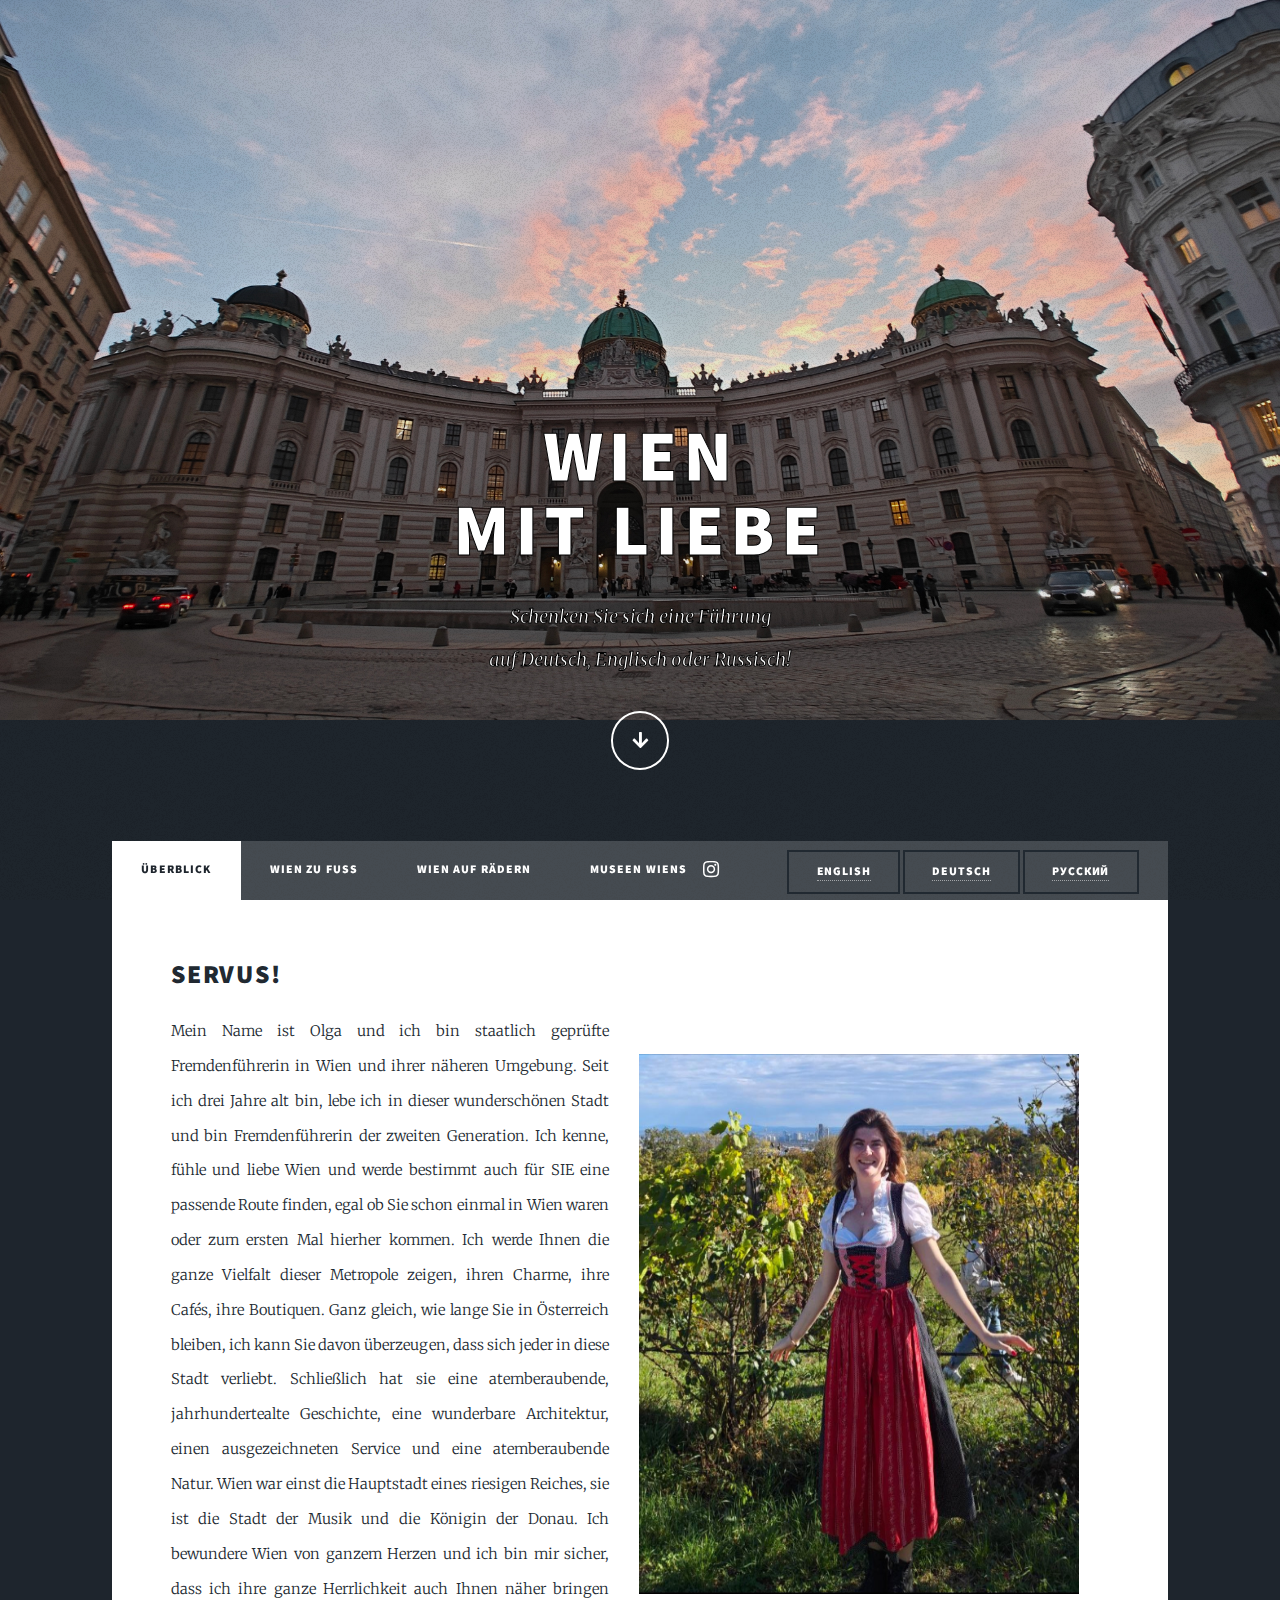
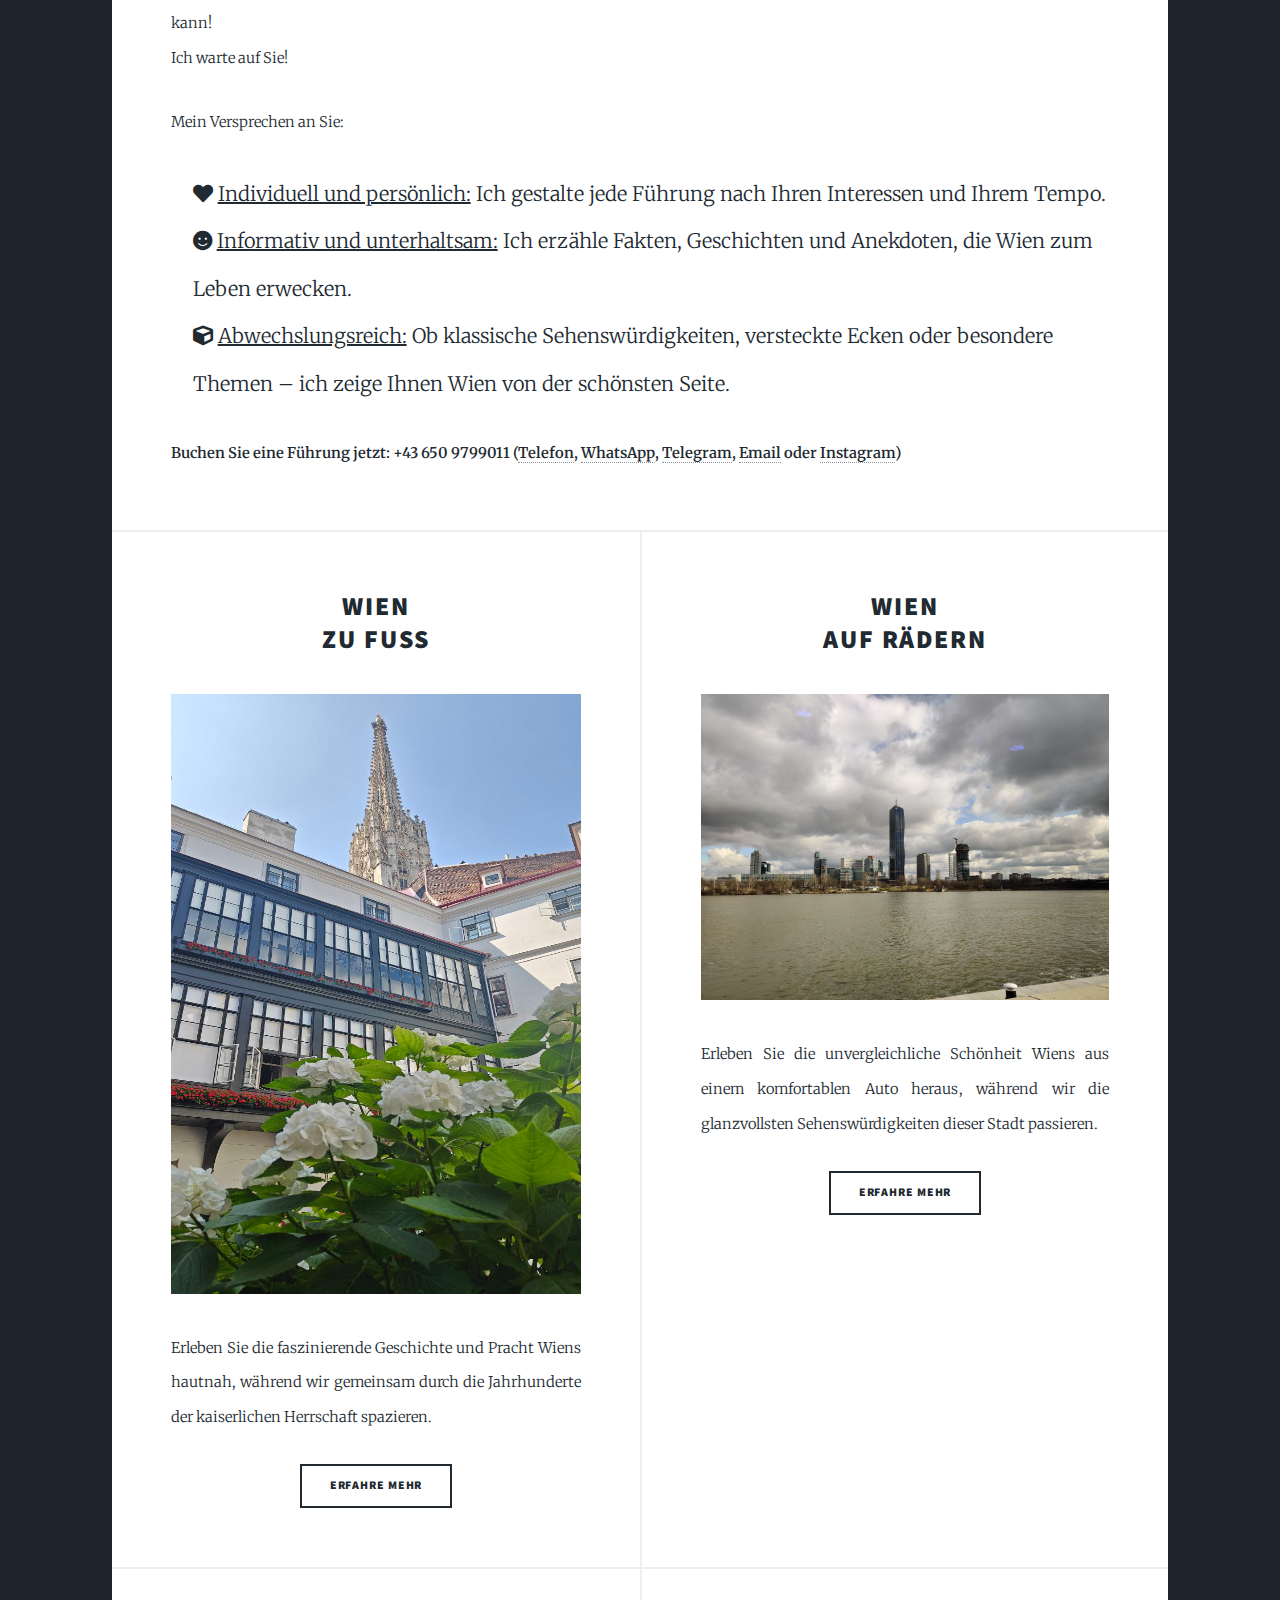
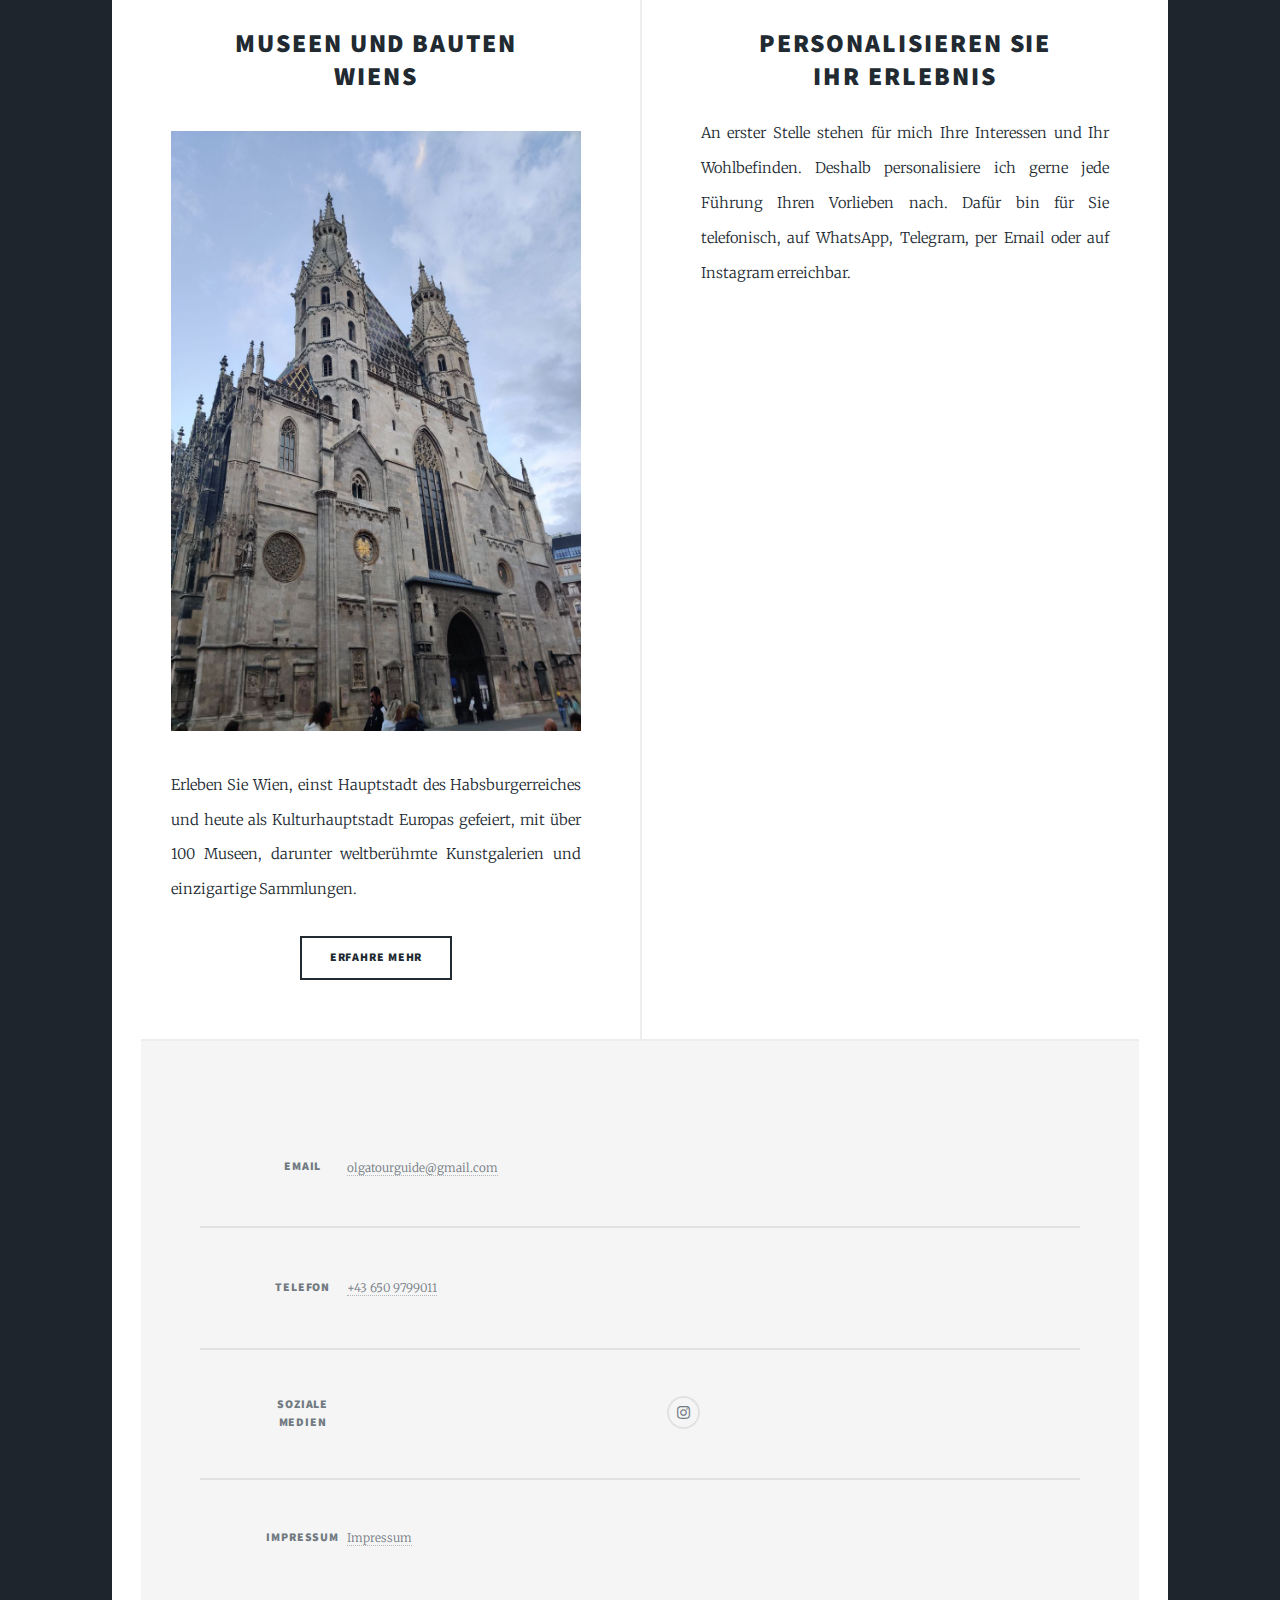
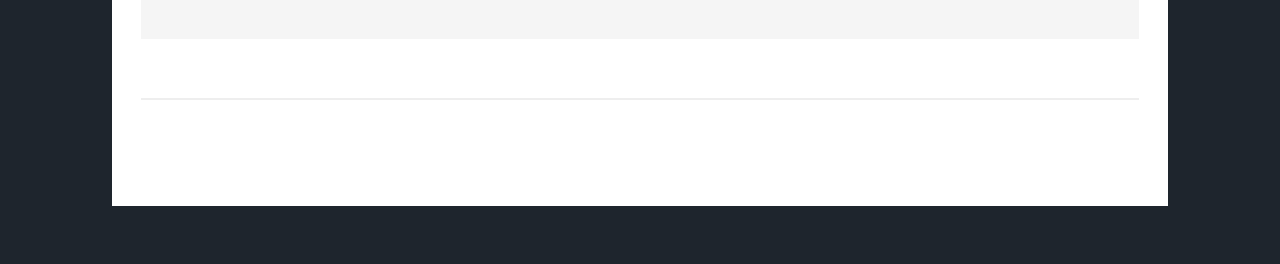
<file: index.html>
<!DOCTYPE HTML>
<!--
	Massively by HTML5 UP
	html5up.net | @ajlkn
	Free for personal and commercial use under the CCA 3.0 license (html5up.net/license)
-->
<HTML lang="de">
	<head>
		<title>Olga Yurkevich</title>
		<meta charset="utf-8" />
		<meta name="viewport" content="width=device-width, initial-scale=1, user-scalable=no" />
		<link rel="stylesheet" href="assets/css/main.css" />
		<noscript><link rel="stylesheet" href="assets/css/noscript.css" /></noscript>
	</head>
	<body class="is-preload">

		<!-- Wrapper -->
			<div id="wrapper" class="fade-in">

				<!-- Intro -->
					<div id="intro"> 
						<b style="-webkit-text-stroke: 1px black;"><h1 lang="de">Wien<br />
						mit Liebe</h1></b>
						<p lang="de"><b style="-webkit-text-stroke: 1px black;">Schenken Sie sich eine Führung<br />
						auf Deutsch, Englisch oder Russisch!</b></p>
						<ul class="actions">
							<li><a href="#header" class="button icon solid solo fa-arrow-down scrolly">Continue</a></li>
						</ul>
					</div>

				<!-- Header -->
					<header id="header">
						<a href="index.html" class="logo">Olga Yurkevich</a>
					</header>

				<!-- Nav -->
					<nav id="nav">
						<ul class="links">
							<li class="active"><a href="index.html">Überblick</a></li>
							<li><a href="WienzuFuß.html">Wien zu Fuß</a></li>
							<li><a href="WienmitdemBus.html">Wien auf Rädern</a></li>
							<li><a href="MuseenWiens.html">Museen Wiens</a></li>
						</ul>
						<ul class="icons" style="position: relative; right: 60px;">
							<li><a href="https://www.instagram.com/_olgyy/" class="icon brands fa-instagram"><span class="label">Instagram</span></a></li>
						</ul>
						<div class="lang-switch">
  <button id="en"><p><a href="indexeng.html">English</a></p></button>
  <button id="de"><p><a href="index.html">Deutsch</a></p></button>
	<button id="de"><p><a href="indexrus.html">Русский</a></p></button>
</div>
					</nav>

				<!-- Main -->
					<div id="main">

						<!-- Featured Post -->
						<body>
							<div class="wrapper">
							
								<img src="images/pic01.jpg" alt="" style="float: right; border: 30px solid white; margin-top: 65px;" width="500" height="600" 
								<div class="text-box">
									<h2>Servus!</h2>
									<p>Mein Name ist Olga und ich bin staatlich geprüfte Fremdenführerin in Wien und ihrer näheren Umgebung. Seit ich drei Jahre alt bin, lebe ich in dieser wunderschönen Stadt und bin Fremdenführerin der zweiten Generation. Ich kenne, fühle und liebe Wien und werde bestimmt auch für SIE eine passende Route finden, egal ob Sie schon einmal in Wien waren oder zum ersten Mal hierher kommen.
										Ich werde Ihnen die ganze Vielfalt dieser Metropole zeigen, ihren Charme, ihre Cafés, ihre Boutiquen. Ganz gleich, wie lange Sie in Österreich bleiben, ich kann Sie davon überzeugen, dass sich jeder in diese Stadt verliebt. Schließlich hat sie eine atemberaubende, jahrhundertealte Geschichte, eine wunderbare Architektur, einen ausgezeichneten Service und eine atemberaubende Natur. Wien war einst die Hauptstadt eines riesigen Reiches, sie ist die Stadt der Musik und die Königin der Donau.
										Ich bewundere Wien von ganzem Herzen und ich bin mir sicher, dass ich ihre ganze Herrlichkeit auch Ihnen näher bringen kann!
										<br>Ich warte auf Sie!</br>
										</p>
										<p>Mein Versprechen an Sie:</p>
										<ul class="feature-icons">
										<li class="icon solid fa-heart" style="font-size: 20px;"> <u>Individuell und persönlich:</u> Ich gestalte jede Führung nach Ihren Interessen und Ihrem Tempo.</li>
										<li class="icon solid fa-smile" style="font-size: 20px;"> <u>Informativ und unterhaltsam:</u> Ich erzähle Fakten, Geschichten und Anekdoten, die Wien zum Leben erwecken.</li>
										<li class="icon solid fa-cube" style="font-size: 20px;"> <u>Abwechslungsreich:</u> Ob klassische Sehenswürdigkeiten, versteckte Ecken oder besondere Themen – ich zeige Ihnen Wien von der schönsten Seite.</li>
										<style>	
										.feature-icons li {
											  list-style: none;
											}
										  </style>
										  </ul>
									</p>
									<p><b>Buchen Sie eine Führung jetzt: +43 650 9799011 (<a href="tel:436509799011">Telefon</a>, <a href="https://wa.me/436509799011">WhatsApp</a>, <a href="https://t.me/olgyy1">Telegram</a>, <a href="mailto:olgaayur@gmail.com">Email</a> oder <a href="https://www.instagram.com/_olgyy/">Instagram</a>)</b></p></b></p>
								</div>
						</body>	
</article>
							</header>
						<!-- Posts -->
							<section class="posts">
								<article>
									<header>
										<h2><a href="WienzuFuß.html">Wien<br />
										zu Fuß</a></h2>
									</header>
									<a href="WienzuFuß.html" class="image fit"><img src="images/pic02.jpg" alt="" width="150" height="600"></a>
									<p>Erleben Sie die faszinierende Geschichte und Pracht Wiens hautnah, während wir gemeinsam durch die Jahrhunderte der kaiserlichen Herrschaft spazieren.</p>
									<ul class="actions special">
										<li><a href="WienzuFuß.html" class="button">Erfahre mehr</a></li>
									</ul>
								</article>
								<article>
									<header>
										<h2><a href="WienmitdemBus.html">Wien<br />
										auf Rädern</a></h2>
									</header>
									<a href="WienmitdemBus.html" class="image fit"><img src="images/pic03.jpg" alt="" /></a>
									<p>Erleben Sie die unvergleichliche Schönheit Wiens aus einem komfortablen Auto heraus, während wir die glanzvollsten Sehenswürdigkeiten dieser Stadt passieren.</p>
									<ul class="actions special">
										<li><a href="WienmitdemBus.html" class="button">Erfahre mehr</a></li>
									</ul>
								</article>
								<article>
									<header>
										<h2><a href="MuseenWiens.html">Museen und Bauten <br /> Wiens</a></h2>
									</header>
									<a href="MuseenWiens.html" class="image fit"><img src="images/pic04.jpg" alt="" width="150" height="600"/></a>
									<p>Erleben Sie Wien, einst Hauptstadt des Habsburgerreiches und heute als Kulturhauptstadt Europas gefeiert, mit über 100 Museen, darunter weltberühmte Kunstgalerien und einzigartige Sammlungen.</p>
									<ul class="actions special">
										<li><a href="MuseenWiens.html" class="button">Erfahre mehr</a></li>
									</ul>
								</article>
								<article>
									<header>
										<h2>Personalisieren Sie<br />
										Ihr Erlebnis</h2>
									</header>
									<p>An erster Stelle stehen für mich Ihre Interessen und Ihr Wohlbefinden. Deshalb personalisiere ich gerne jede Führung Ihren Vorlieben nach. Dafür bin für Sie telefonisch, auf WhatsApp, Telegram, per Email oder auf Instagram erreichbar.</p>
								</article>
							</section>

		<!-- Footer -->
		<footer id="footer">
			<section class="split contact">
				<section class="alt">
								<h3>Email</h3>
								<p><a href="mailto:olgatourguide@gmail.com">olgatourguide@gmail.com</a></p>
							</section>
				<section>
					<h3>Telefon</h3>
					<p><a href="tel:436509799011">+43 650 9799011</a></p>
				</section>
				<section>
					<h3>Soziale Medien</h3>
					<ul class="icons alt">
						<li><a href="https://www.instagram.com/_olgyy/" class="icon brands alt fa-instagram"><span class="label">Instagram</span></a></li>
					</ul>
				</section>
				<section>
					<h3>Impressum</h3>
					<p><a href="Impressum.html">Impressum</a></p>
				</section>
			</section>
		</footer>

				<!-- Copyright -->
					<div id="copyright">
						<ul><li>&copy; Olga Yurkevich</li><li>Design: <a href="https://html5up.net">HTML5 UP</a></li></ul>
					</div>

			</div>

		<!-- Scripts -->
			<script src="assets/js/jquery.min.js"></script>
			<script src="assets/js/jquery.scrollex.min.js"></script>
			<script src="assets/js/jquery.scrolly.min.js"></script>
			<script src="assets/js/browser.min.js"></script>
			<script src="assets/js/breakpoints.min.js"></script>
			<script src="assets/js/util.js"></script>
			<script src="assets/js/main.js"></script>

	</body>
</html>
</file>
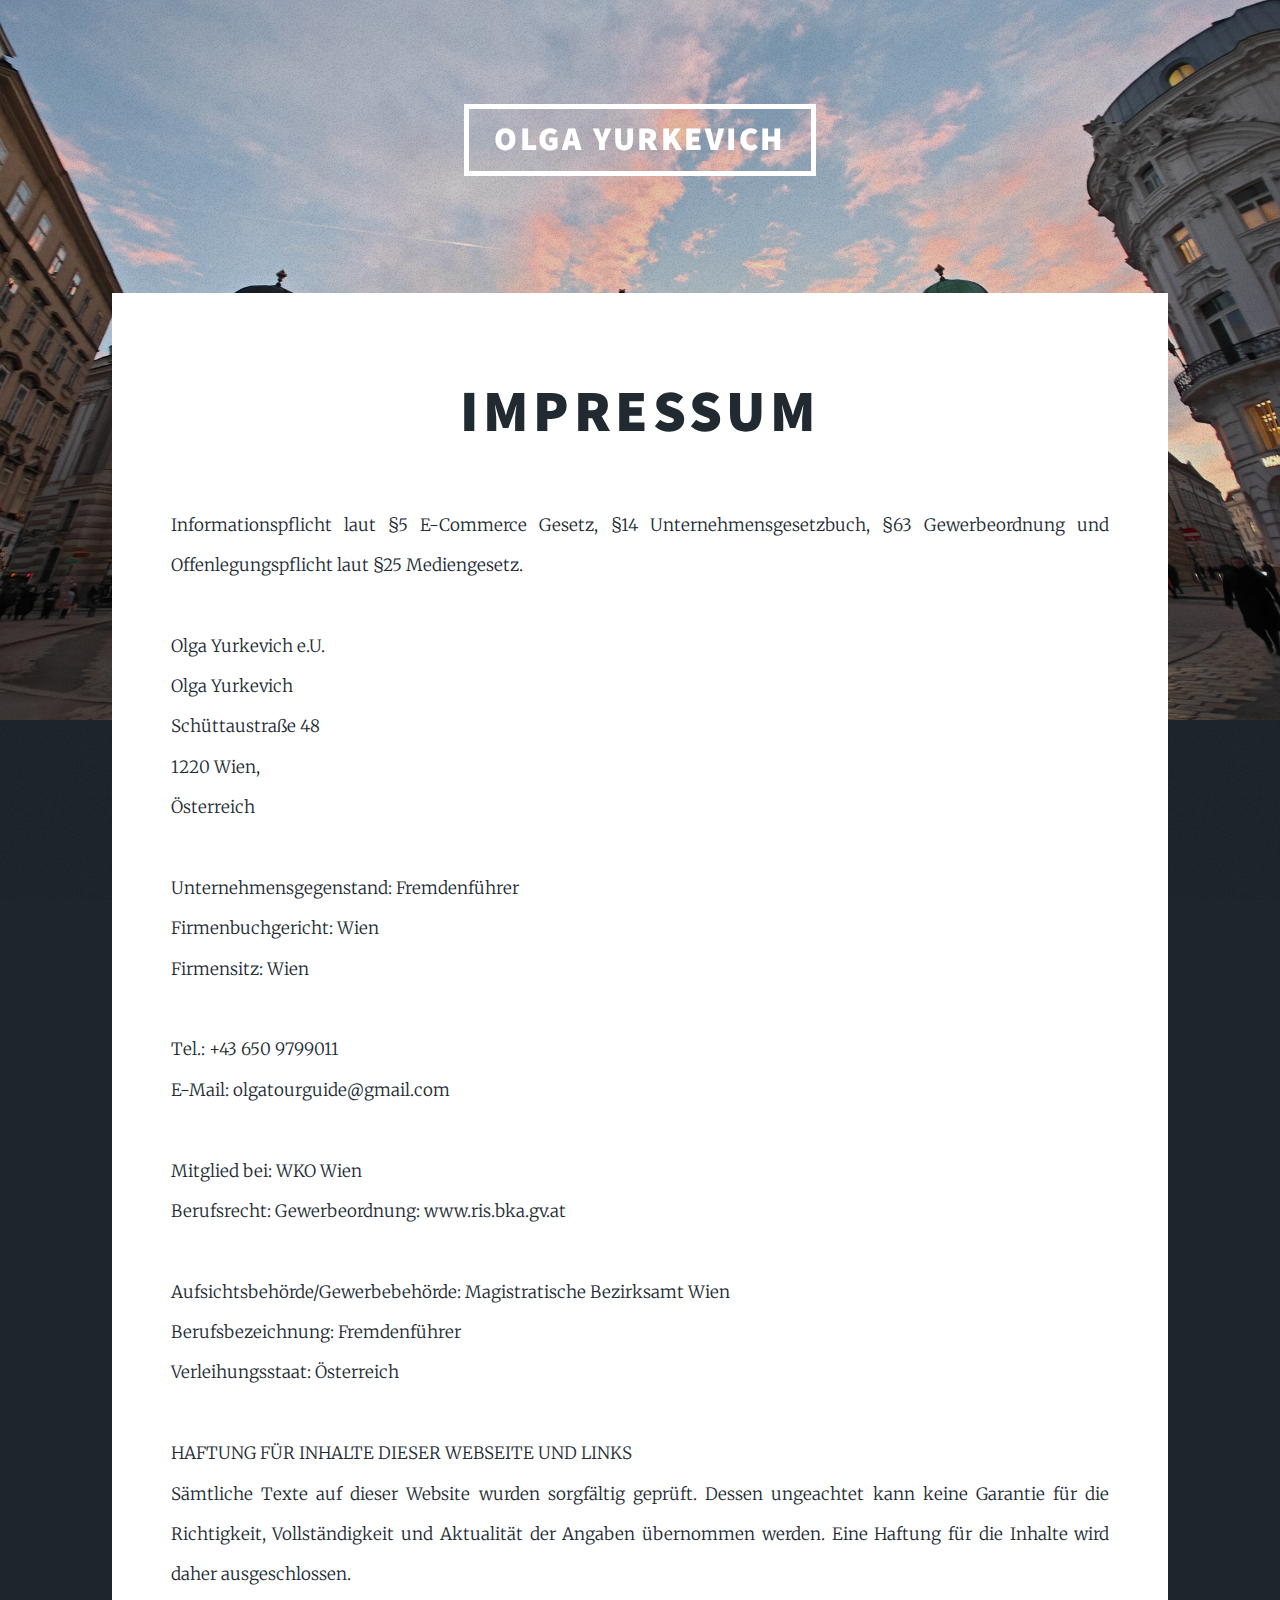
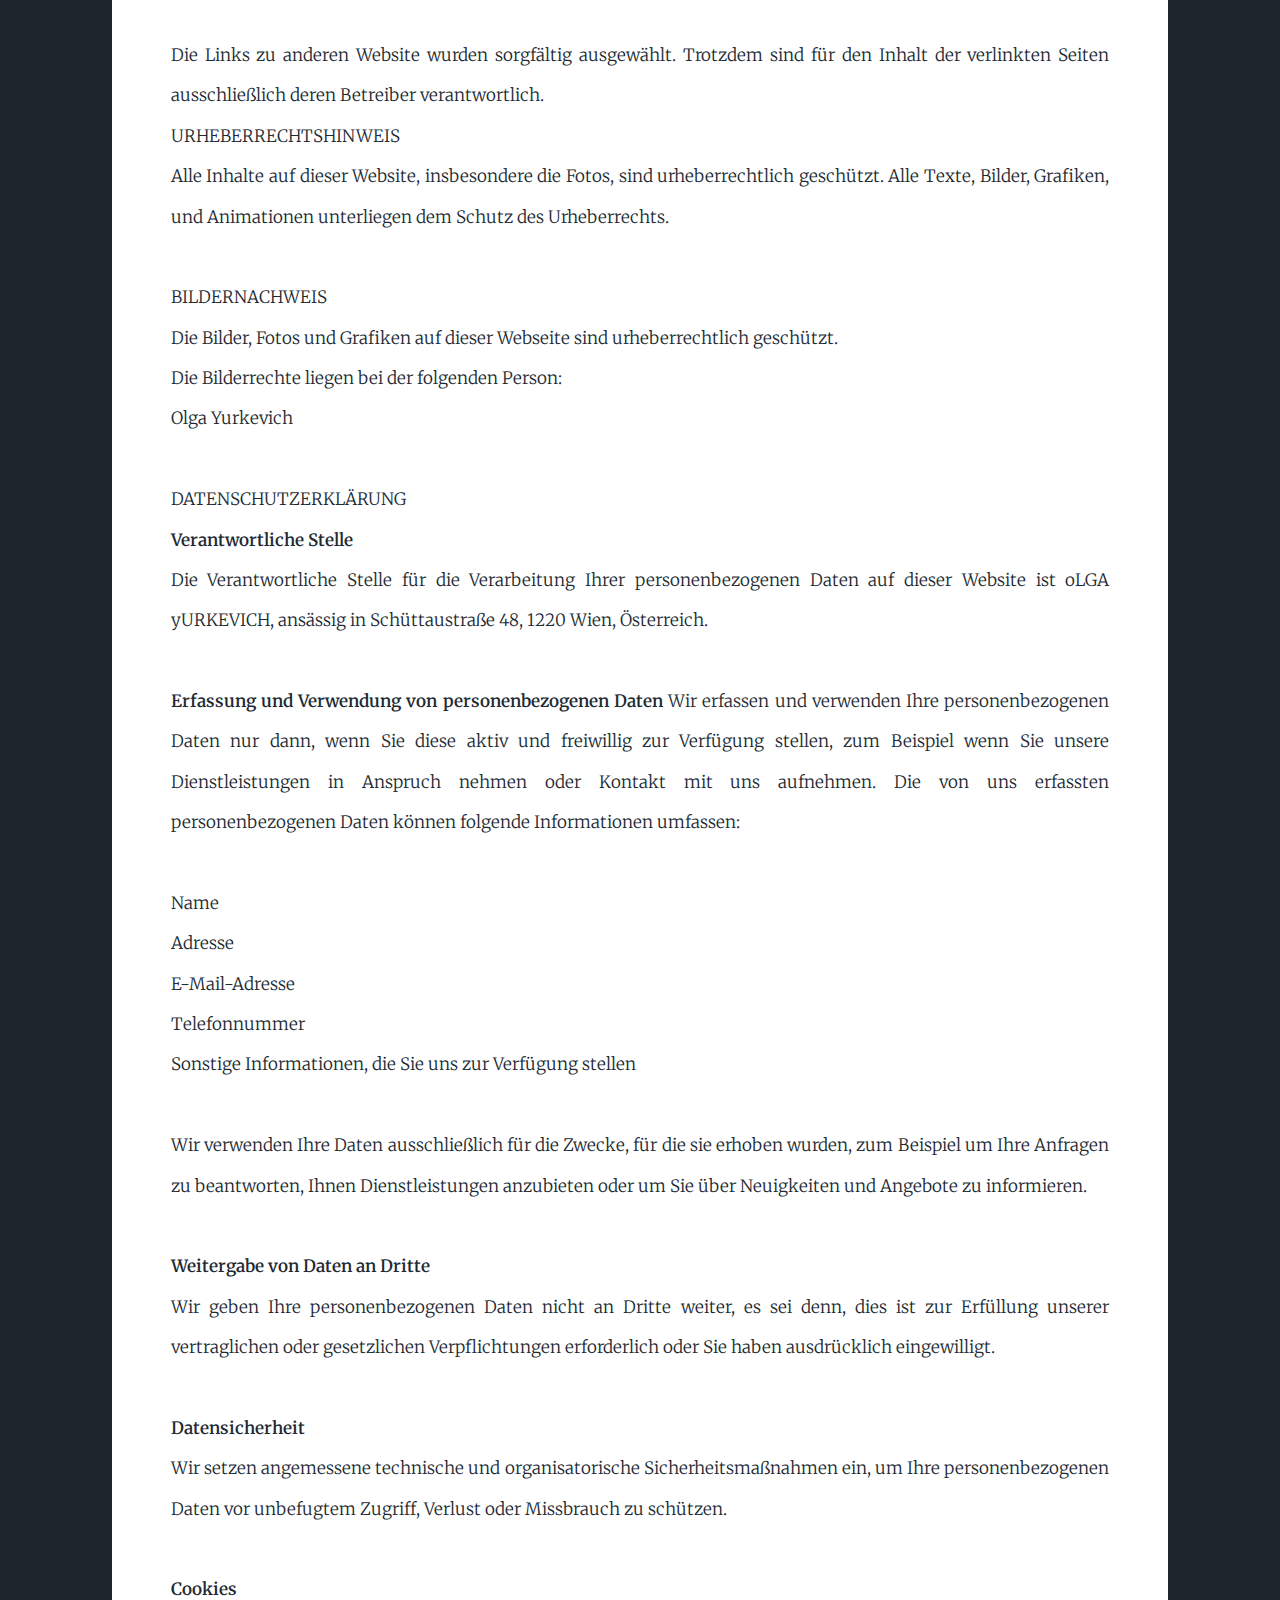
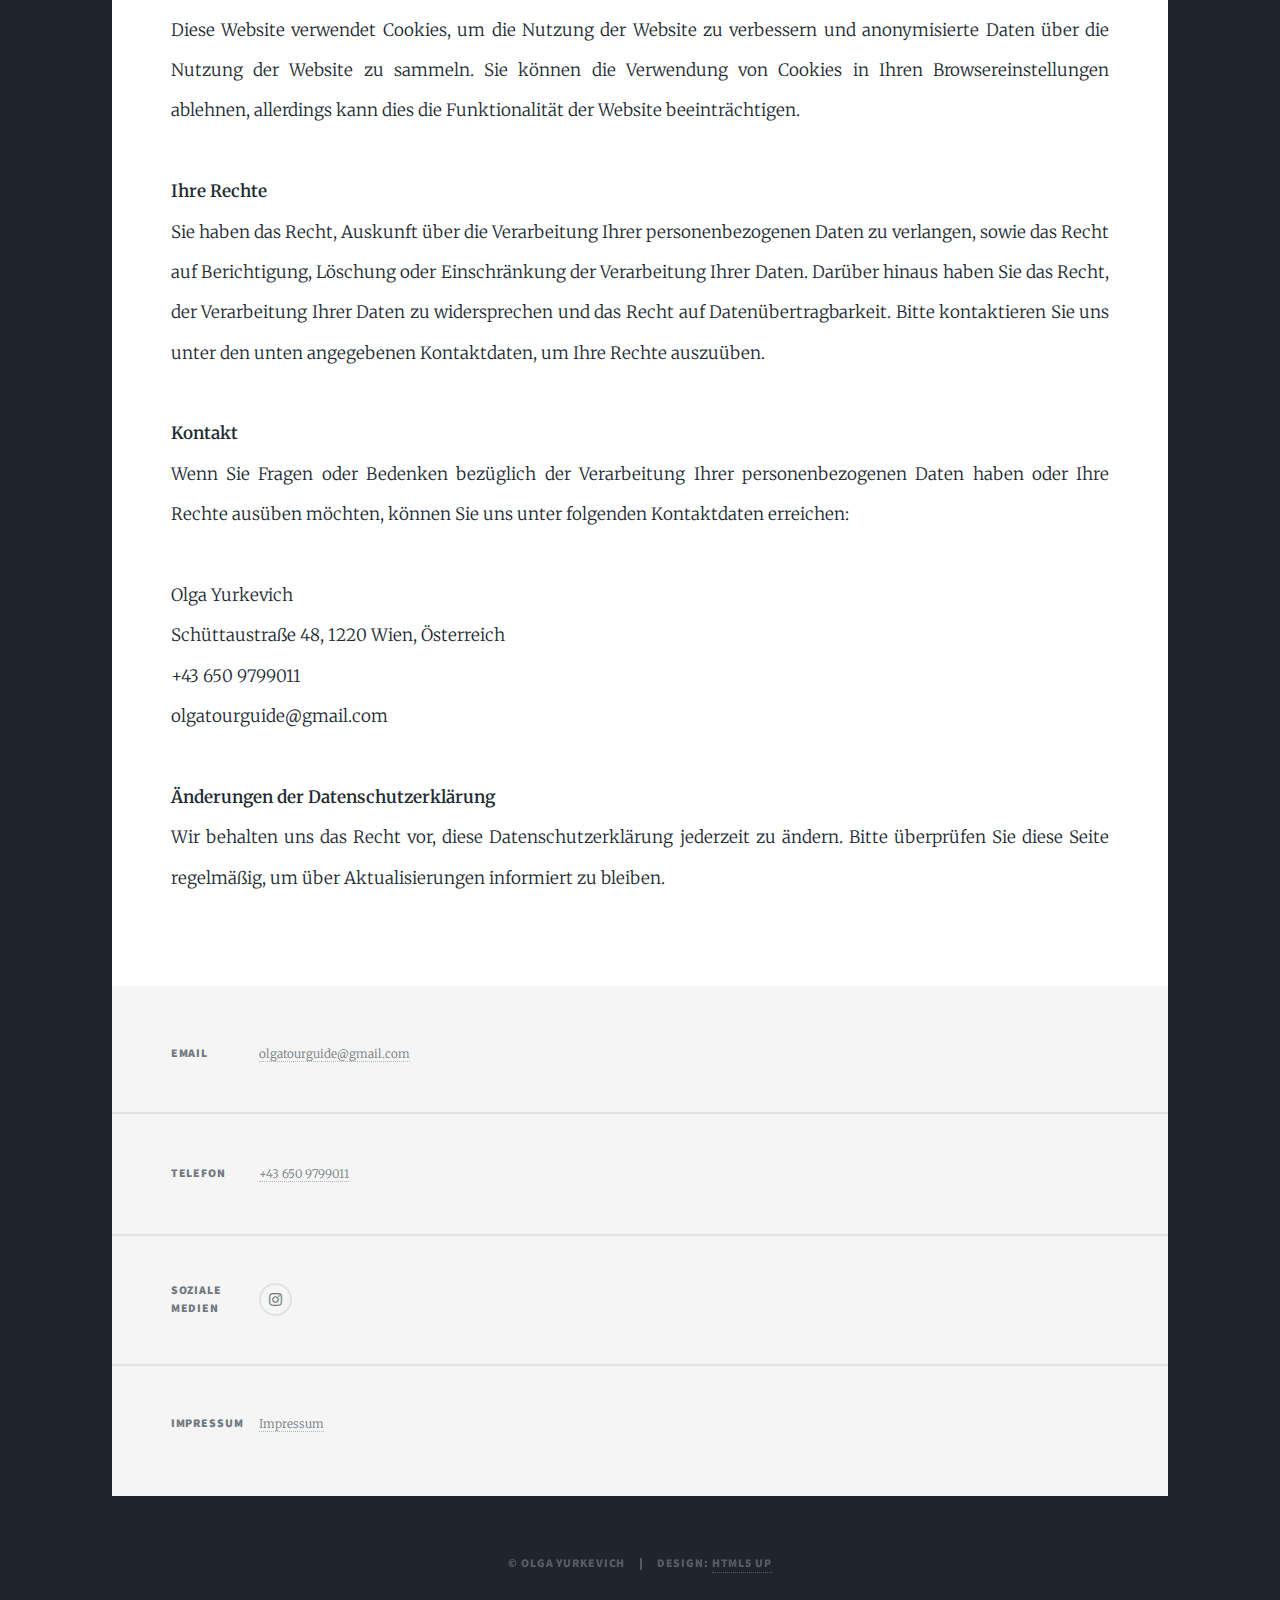
<file: Impressum.html>
<!DOCTYPE HTML>
<!--
	Massively by HTML5 UP
	html5up.net | @ajlkn
	Free for personal and commercial use under the CCA 3.0 license (html5up.net/license)
-->
<html>
	<head>
		<title>Impressum</title>
		<meta charset="utf-8" />
		<meta name="viewport" content="width=device-width, initial-scale=1, user-scalable=no" />
		<link rel="stylesheet" href="assets/css/main.css" />
		<noscript><link rel="stylesheet" href="assets/css/noscript.css" /></noscript>
	</head>
	<body class="is-preload">

		<!-- Wrapper -->
			<div id="wrapper" class="fade-in">

				<!-- Header -->
					<header id="header">
						<a href="index.html" class="logo">Olga Yurkevich</a>
					</header>

				<!-- Main -->
					<div id="main">

						<!-- Post -->
							<section class="post">
								<header class="major">
									<h1>Impressum</h1>
								</header> 
								<div class="text-box">
								<p style="font-size: 17px;">Informationspflicht laut §5 E-Commerce Gesetz, §14 Unternehmensgesetzbuch, §63 Gewerbeordnung und Offenlegungspflicht laut §25 Mediengesetz.</br>
                                </br>
                                    Olga Yurkevich e.U. </br>
                                    Olga Yurkevich </br>
                                   Schüttaustraße 48 </br>
                                    1220 Wien, </br>
                                    Österreich </br>
                                </br>
                                    Unternehmensgegenstand: Fremdenführer</br>
                                    Firmenbuchgericht: Wien</br>
                                    Firmensitz: Wien</br>
                                </br>
                                    Tel.: +43 650 9799011</br>
                                    E-Mail: olgatourguide@gmail.com</br>
                                </br>
                                    Mitglied bei: WKO Wien</br>
                                    Berufsrecht: Gewerbeordnung: www.ris.bka.gv.at</br>
                                </br>
                                    Aufsichtsbehörde/Gewerbebehörde: Magistratische Bezirksamt Wien</br>
                                    Berufsbezeichnung: Fremdenführer</br>
                                    Verleihungsstaat: Österreich</br>
                                </br>                                 
                                    HAFTUNG FÜR INHALTE DIESER WEBSEITE UND LINKS</br>
                                    Sämtliche Texte auf dieser Website wurden sorgfältig geprüft. Dessen ungeachtet kann keine Garantie für die Richtigkeit, Vollständigkeit und Aktualität der Angaben
übernommen werden. Eine Haftung für die Inhalte wird daher ausgeschlossen.    </br>   
</br>                            
Die Links zu anderen Website wurden sorgfältig ausgewählt. Trotzdem
sind für den Inhalt der verlinkten Seiten ausschließlich deren Betreiber verantwortlich.
</br> 
                                    URHEBERRECHTSHINWEIS</br>
                                    Alle Inhalte auf dieser Website, insbesondere die Fotos, sind
                                    urheberrechtlich geschützt. Alle Texte, Bilder, Grafiken, und Animationen unterliegen dem
                                    Schutz des Urheberrechts.</br>                                
                                </br>
                                    BILDERNACHWEIS</br>
                                    Die Bilder, Fotos und Grafiken auf dieser Webseite sind urheberrechtlich geschützt.
                                </br>
                                    Die Bilderrechte liegen bei der folgenden Person: </br>
                                    Olga Yurkevich
                                </br>      
                            </br>             
DATENSCHUTZERKLÄRUNG </br>
<b>Verantwortliche Stelle</b> </br>
Die Verantwortliche Stelle für die Verarbeitung Ihrer personenbezogenen Daten auf dieser Website ist oLGA yURKEVICH, ansässig in Schüttaustraße 48, 1220 Wien, Österreich. </br>
</br>
<b>Erfassung und Verwendung von personenbezogenen Daten</b>
Wir erfassen und verwenden Ihre personenbezogenen Daten nur dann, wenn Sie diese aktiv und freiwillig zur Verfügung stellen, zum Beispiel wenn Sie unsere Dienstleistungen in Anspruch nehmen oder Kontakt mit uns aufnehmen. Die von uns erfassten personenbezogenen Daten können folgende Informationen umfassen:</br>
</br>
Name </br>
Adresse </br>
E-Mail-Adresse </br>
Telefonnummer </br>
Sonstige Informationen, die Sie uns zur Verfügung stellen </br>
</br>
Wir verwenden Ihre Daten ausschließlich für die Zwecke, für die sie erhoben wurden, zum Beispiel um Ihre Anfragen zu beantworten, Ihnen Dienstleistungen anzubieten oder um Sie über Neuigkeiten und Angebote zu informieren.
</br>
</br>
<b>Weitergabe von Daten an Dritte</b> </br>
Wir geben Ihre personenbezogenen Daten nicht an Dritte weiter, es sei denn, dies ist zur Erfüllung unserer vertraglichen oder gesetzlichen Verpflichtungen erforderlich oder Sie haben ausdrücklich eingewilligt. </br>
</br>
<b>Datensicherheit</b> </br>
Wir setzen angemessene technische und organisatorische Sicherheitsmaßnahmen ein, um Ihre personenbezogenen Daten vor unbefugtem Zugriff, Verlust oder Missbrauch zu schützen.
</br>
</br>
<b>Cookies</b> </br>
Diese Website verwendet Cookies, um die Nutzung der Website zu verbessern und anonymisierte Daten über die Nutzung der Website zu sammeln. Sie können die Verwendung von Cookies in Ihren Browsereinstellungen ablehnen, allerdings kann dies die Funktionalität der Website beeinträchtigen.
</br>
</br>
<b>Ihre Rechte</b>
</br>
Sie haben das Recht, Auskunft über die Verarbeitung Ihrer personenbezogenen Daten zu verlangen, sowie das Recht auf Berichtigung, Löschung oder Einschränkung der Verarbeitung Ihrer Daten. Darüber hinaus haben Sie das Recht, der Verarbeitung Ihrer Daten zu widersprechen und das Recht auf Datenübertragbarkeit. Bitte kontaktieren Sie uns unter den unten angegebenen Kontaktdaten, um Ihre Rechte auszuüben. </br>
</br>
<b>Kontakt</b> </br>
Wenn Sie Fragen oder Bedenken bezüglich der Verarbeitung Ihrer personenbezogenen Daten haben oder Ihre Rechte ausüben möchten, können Sie uns unter folgenden Kontaktdaten erreichen: </br>
</br>
Olga Yurkevich </br>
Schüttaustraße 48, 1220 Wien, Österreich </br>
+43 650 9799011 </br>
olgatourguide@gmail.com </br>
</br>
<b>Änderungen der Datenschutzerklärung</b> </br>
Wir behalten uns das Recht vor, diese Datenschutzerklärung jederzeit zu ändern. Bitte überprüfen Sie diese Seite regelmäßig, um über Aktualisierungen informiert zu bleiben. </br>

									</p>
								</div>
							</section>

					</div>

				<!-- Footer -->
				<footer id="footer">
					<section class="split contact">
						<section class="alt">
								<h3>Email</h3>
								<p><a href="mailto:olgatourguide@gmail.com">olgatourguide@gmail.com</a></p>
							</section>
						<section>
							<h3>Telefon</h3>
							<p><a href="tel:436509799011">+43 650 9799011</a></p>
						</section>
						<section>
							<h3>Soziale Medien</h3>
							<ul class="icons alt">
								<li><a href="https://www.instagram.com/_olgyy/" class="icon brands alt fa-instagram"><span class="label">Instagram</span></a></li>
							</ul>
						</section>
						<section>
							<h3>Impressum</h3>
							<p><a href="Impressum.html">Impressum</a></p>
						</section>
					</section>
				</footer>

			<!-- Copyright -->
				<div id="copyright">
					<ul><li>&copy; Olga Yurkevich</li><li>Design: <a href="https://html5up.net">HTML5 UP</a></li></ul>
				</div>

		</div>

	<!-- Scripts -->
		<script src="assets/js/jquery.min.js"></script>
		<script src="assets/js/jquery.scrollex.min.js"></script>
		<script src="assets/js/jquery.scrolly.min.js"></script>
		<script src="assets/js/browser.min.js"></script>
		<script src="assets/js/breakpoints.min.js"></script>
		<script src="assets/js/util.js"></script>
		<script src="assets/js/main.js"></script>

</body>
</html>
</file>
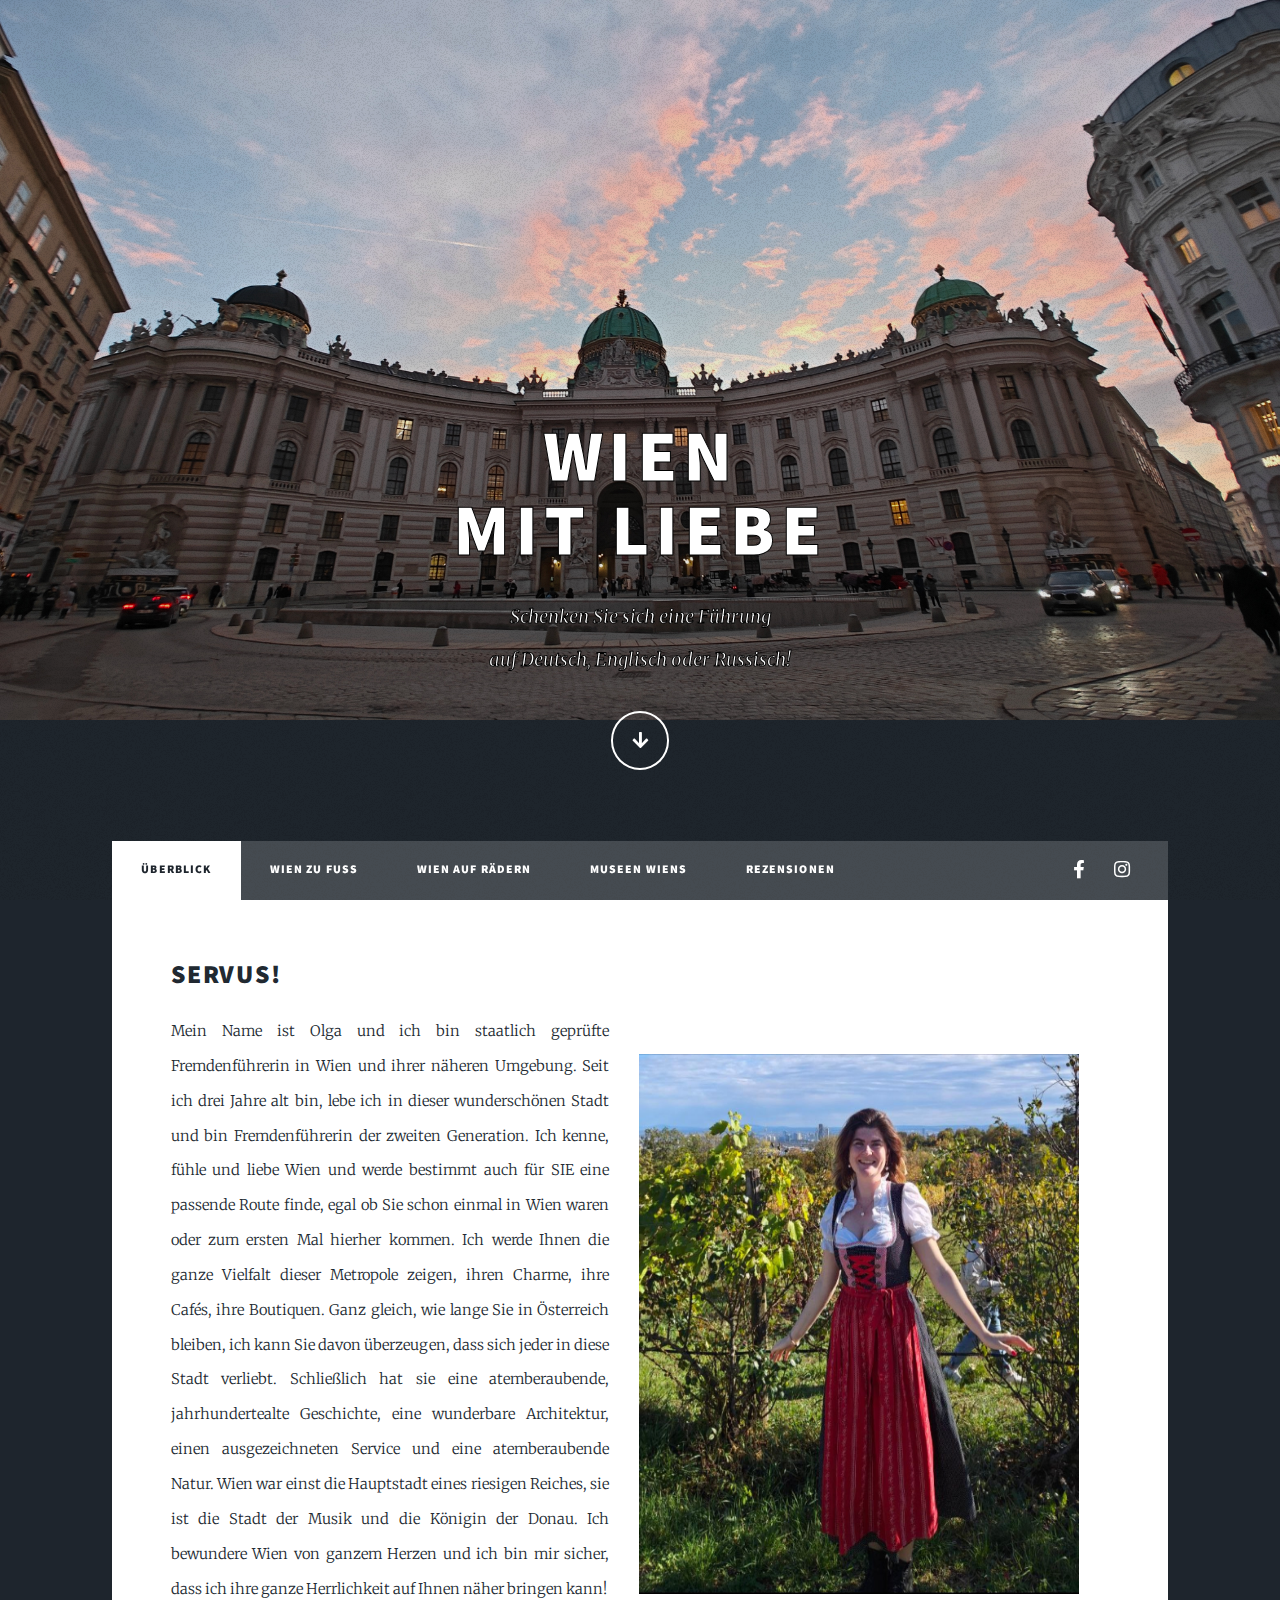
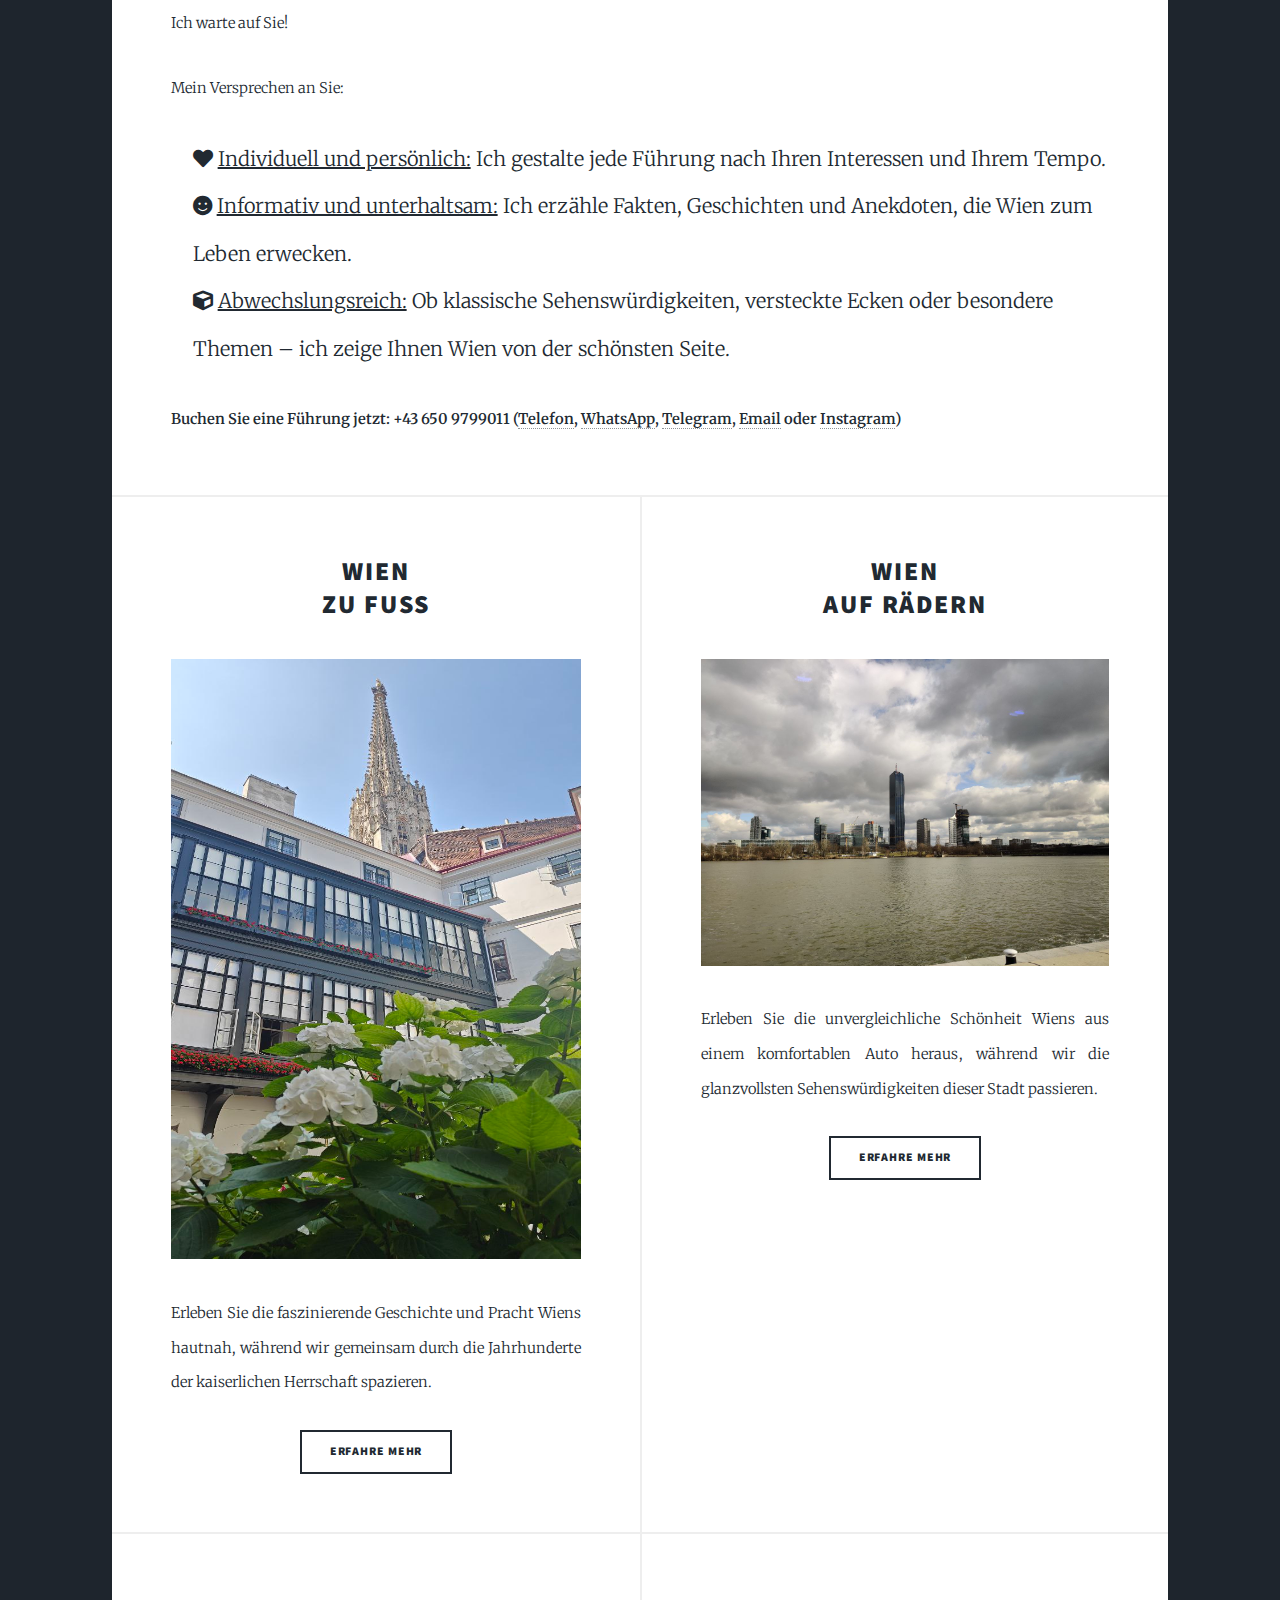
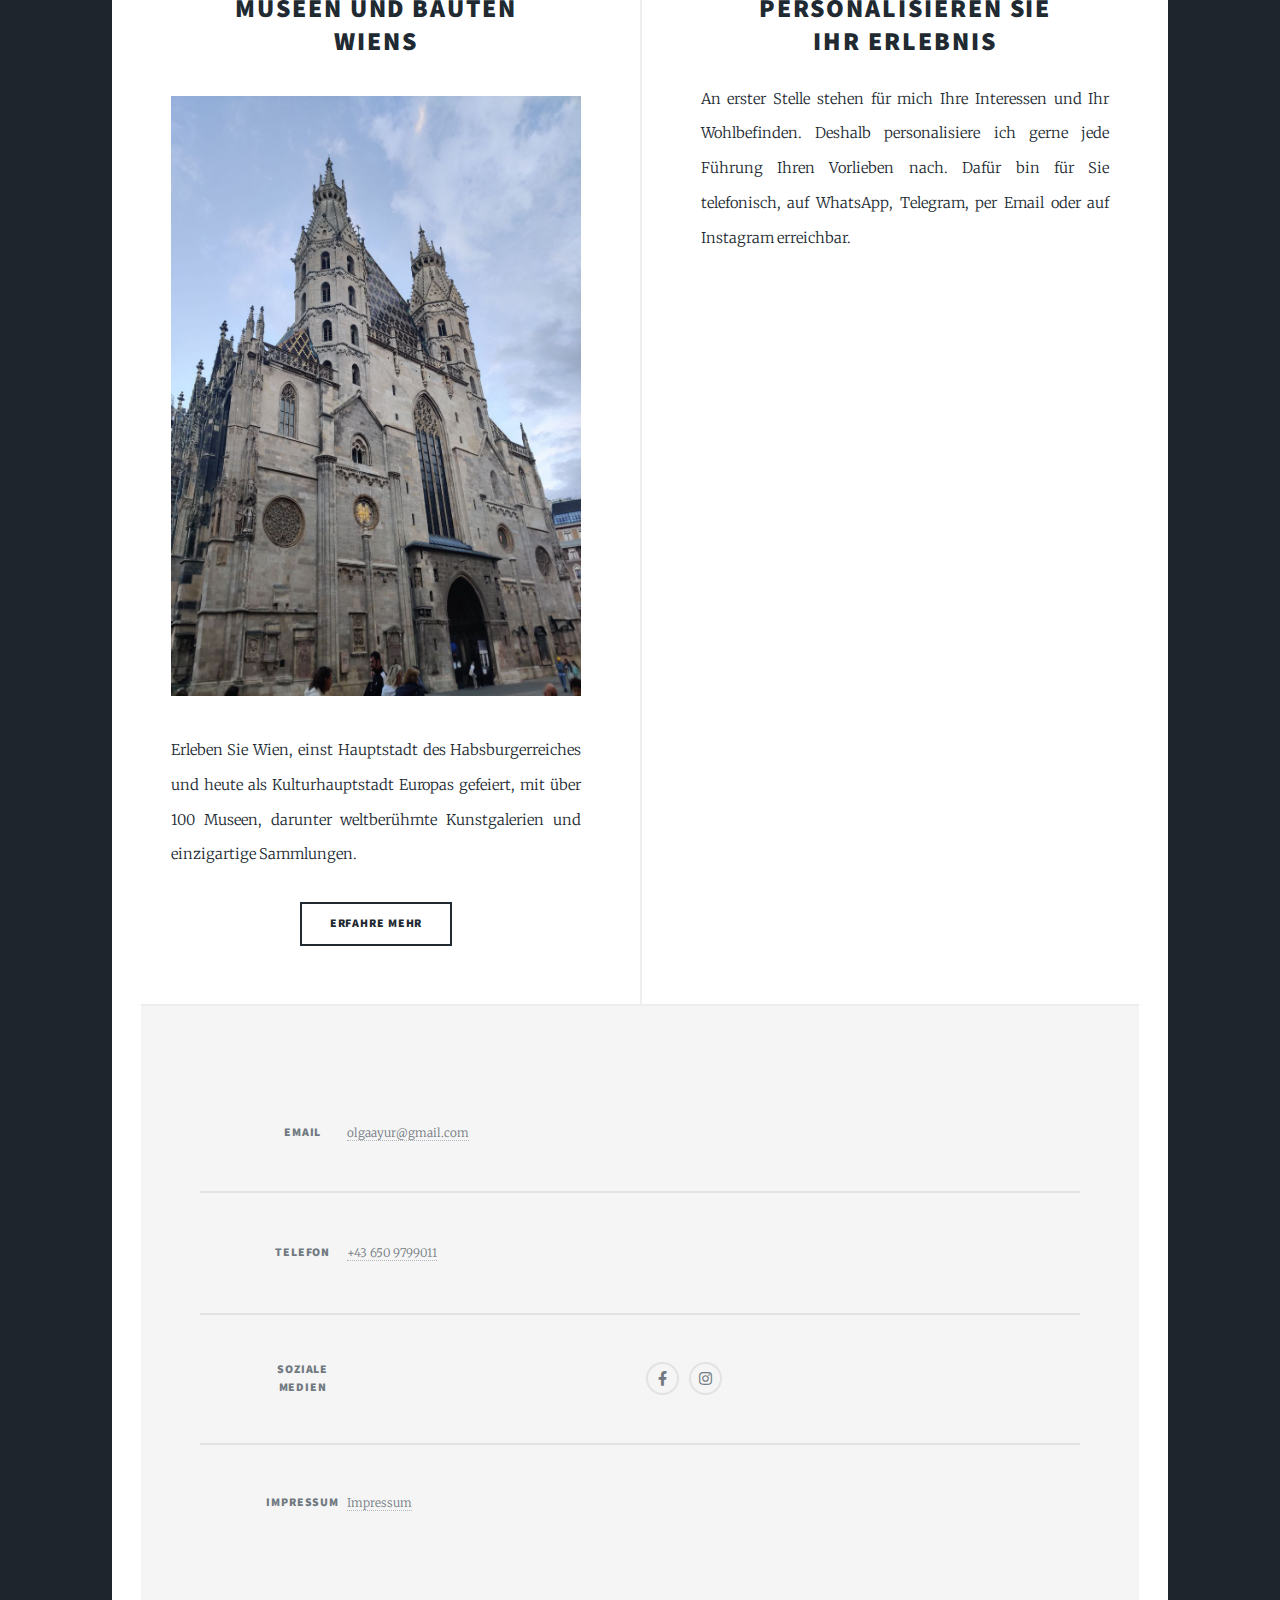
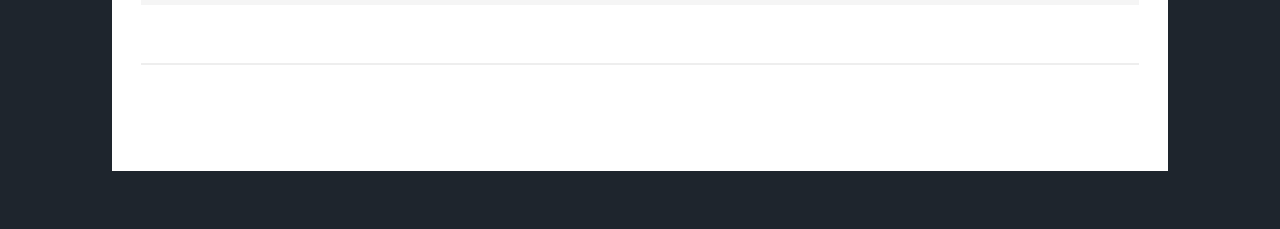
<file: olgayurkevichguide.html>
<!DOCTYPE HTML>
<!--
	Massively by HTML5 UP
	html5up.net | @ajlkn
	Free for personal and commercial use under the CCA 3.0 license (html5up.net/license)
-->
<html>
	<head>
		<title>Olga Yurkevich</title>
		<meta charset="utf-8" />
		<meta name="viewport" content="width=device-width, initial-scale=1, user-scalable=no" />
		<link rel="stylesheet" href="assets/css/main.css" />
		<noscript><link rel="stylesheet" href="assets/css/noscript.css" /></noscript>
	</head>
	<body class="is-preload">

		<!-- Wrapper -->
			<div id="wrapper" class="fade-in">

				<!-- Intro -->
					<div id="intro"> 
						<b style="-webkit-text-stroke: 1px black;"><h1>Wien<br />
						mit Liebe</h1></b>
						<p><b style="-webkit-text-stroke: 1px black;">Schenken Sie sich eine Führung<br />
						auf Deutsch, Englisch oder Russisch!</b></p>
						<ul class="actions">
							<li><a href="#header" class="button icon solid solo fa-arrow-down scrolly">Continue</a></li>
						</ul>
					</div>

				<!-- Header -->
					<header id="header">
						<a href="index.html" class="logo">Olga Yurkevich</a>
					</header>

				<!-- Nav -->
					<nav id="nav">
						<ul class="links">
							<li class="active"><a href="index.html">Überblick</a></li>
							<li><a href="WienzuFuß.html">Wien zu Fuß</a></li>
							<li><a href="WienmitdemBus.html">Wien auf Rädern</a></li>
							<li><a href="MuseenWiens.html">Museen Wiens</a></li>
							<li><a href="Rezensionen.html">Rezensionen</a></li>
						</ul>
						<ul class="icons">
							<li><a href="#" class="icon brands fa-facebook-f"><span class="label">Facebook</span></a></li>
							<li><a href="https://www.instagram.com/_olgyy/" class="icon brands fa-instagram"><span class="label">Instagram</span></a></li>
						</ul>
					</nav>

				<!-- Main -->
					<div id="main">

						<!-- Featured Post -->
						<body>
							<div class="wrapper">
								<img src="images/pic01.jpg" alt="" style="float: right; border: 30px solid white; margin-top: 65px;" width="500" height="600" 
								<div class="text-box">
									<h2>Servus!</h2>
									<p>Mein Name ist Olga und ich bin staatlich geprüfte Fremdenführerin in Wien und ihrer näheren Umgebung. Seit ich drei Jahre alt bin, lebe ich in dieser wunderschönen Stadt und bin Fremdenführerin der zweiten Generation. Ich kenne, fühle und liebe Wien und werde bestimmt auch für SIE eine passende Route finde, egal ob Sie schon einmal in Wien waren oder zum ersten Mal hierher kommen.
										Ich werde Ihnen die ganze Vielfalt dieser Metropole zeigen, ihren Charme, ihre Cafés, ihre Boutiquen. Ganz gleich, wie lange Sie in Österreich bleiben, ich kann Sie davon überzeugen, dass sich jeder in diese Stadt verliebt. Schließlich hat sie eine atemberaubende, jahrhundertealte Geschichte, eine wunderbare Architektur, einen ausgezeichneten Service und eine atemberaubende Natur. Wien war einst die Hauptstadt eines riesigen Reiches, sie ist die Stadt der Musik und die Königin der Donau.
										Ich bewundere Wien von ganzem Herzen und ich bin mir sicher, dass ich ihre ganze Herrlichkeit auf Ihnen näher bringen kann!
										<br>Ich warte auf Sie!</br>
										</p>
										<p>Mein Versprechen an Sie:</p>
										<ul class="feature-icons">
										<li class="icon solid fa-heart" style="font-size: 20px;"> <u>Individuell und persönlich:</u> Ich gestalte jede Führung nach Ihren Interessen und Ihrem Tempo.</li>
										<li class="icon solid fa-smile" style="font-size: 20px;"> <u>Informativ und unterhaltsam:</u> Ich erzähle Fakten, Geschichten und Anekdoten, die Wien zum Leben erwecken.</li>
										<li class="icon solid fa-cube" style="font-size: 20px;"> <u>Abwechslungsreich:</u> Ob klassische Sehenswürdigkeiten, versteckte Ecken oder besondere Themen – ich zeige Ihnen Wien von der schönsten Seite.</li>
										<style>	
										.feature-icons li {
											  list-style: none;
											}
										  </style>
										  </ul>
									</p>
									<p><b>Buchen Sie eine Führung jetzt: +43 650 9799011 (<a href="tel:436509799011">Telefon</a>, <a href="https://wa.me/436509799011">WhatsApp</a>, <a href="https://t.me/olgyy1">Telegram</a>, <a href="mailto:olgaayur@gmail.com">Email</a> oder <a href="https://www.instagram.com/_olgyy/">Instagram</a>)</b></p></b></p>
								</div>
						</body>	
</article>
							</header>
						<!-- Posts -->
							<section class="posts">
								<article>
									<header>
										<h2><a href="WienzuFuß.html">Wien<br />
										zu Fuß</a></h2>
									</header>
									<a href="WienzuFuß.html" class="image fit"><img src="images/pic02.jpg" alt="" width="150" height="600"></a>
									<p>Erleben Sie die faszinierende Geschichte und Pracht Wiens hautnah, während wir gemeinsam durch die Jahrhunderte der kaiserlichen Herrschaft spazieren.</p>
									<ul class="actions special">
										<li><a href="WienzuFuß.html" class="button">Erfahre mehr</a></li>
									</ul>
								</article>
								<article>
									<header>
										<h2><a href="WienmitdemBus.html">Wien<br />
										auf Rädern</a></h2>
									</header>
									<a href="WienmitdemBus.html" class="image fit"><img src="images/pic03.jpg" alt="" /></a>
									<p>Erleben Sie die unvergleichliche Schönheit Wiens aus einem komfortablen Auto heraus, während wir die glanzvollsten Sehenswürdigkeiten dieser Stadt passieren.</p>
									<ul class="actions special">
										<li><a href="WienmitdemBus.html" class="button">Erfahre mehr</a></li>
									</ul>
								</article>
								<article>
									<header>
										<h2><a href="MuseenWiens.html">Museen und Bauten <br /> Wiens</a></h2>
									</header>
									<a href="MuseenWiens.html" class="image fit"><img src="images/pic04.jpg" alt="" width="150" height="600"/></a>
									<p>Erleben Sie Wien, einst Hauptstadt des Habsburgerreiches und heute als Kulturhauptstadt Europas gefeiert, mit über 100 Museen, darunter weltberühmte Kunstgalerien und einzigartige Sammlungen.</p>
									<ul class="actions special">
										<li><a href="MuseenWiens.html" class="button">Erfahre mehr</a></li>
									</ul>
								</article>
								<article>
									<header>
										<h2>Personalisieren Sie<br />
										Ihr Erlebnis</h2>
									</header>
									<p>An erster Stelle stehen für mich Ihre Interessen und Ihr Wohlbefinden. Deshalb personalisiere ich gerne jede Führung Ihren Vorlieben nach. Dafür bin für Sie telefonisch, auf WhatsApp, Telegram, per Email oder auf Instagram erreichbar.</p>
								</article>
							</section>

		<!-- Footer -->
		<footer id="footer">
			<section class="split contact">
				<section class="alt">
						<h3>Email</h3>
						<p><a href="mailto:olgaayur@gmail.com">olgaayur@gmail.com</a></p>
					</section>
				<section>
					<h3>Telefon</h3>
					<p><a href="tel:436509799011">+43 650 9799011</a></p>
				</section>
				<section>
					<h3>Soziale Medien</h3>
					<ul class="icons alt">
						<li><a href="#" class="icon brands alt fa-facebook-f"><span class="label">Facebook</span></a></li>
						<li><a href="https://www.instagram.com/_olgyy/" class="icon brands alt fa-instagram"><span class="label">Instagram</span></a></li>
					</ul>
				</section>
				<section>
					<h3>Impressum</h3>
					<p><a href="Impressum.html">Impressum</a></p>
				</section>
			</section>
		</footer>

				<!-- Copyright -->
					<div id="copyright">
						<ul><li>&copy; Olga Yurkevich</li><li>Design: <a href="https://html5up.net">HTML5 UP</a></li></ul>
					</div>

			</div>

		<!-- Scripts -->
			<script src="assets/js/jquery.min.js"></script>
			<script src="assets/js/jquery.scrollex.min.js"></script>
			<script src="assets/js/jquery.scrolly.min.js"></script>
			<script src="assets/js/browser.min.js"></script>
			<script src="assets/js/breakpoints.min.js"></script>
			<script src="assets/js/util.js"></script>
			<script src="assets/js/main.js"></script>

	</body>
</html>
</file>
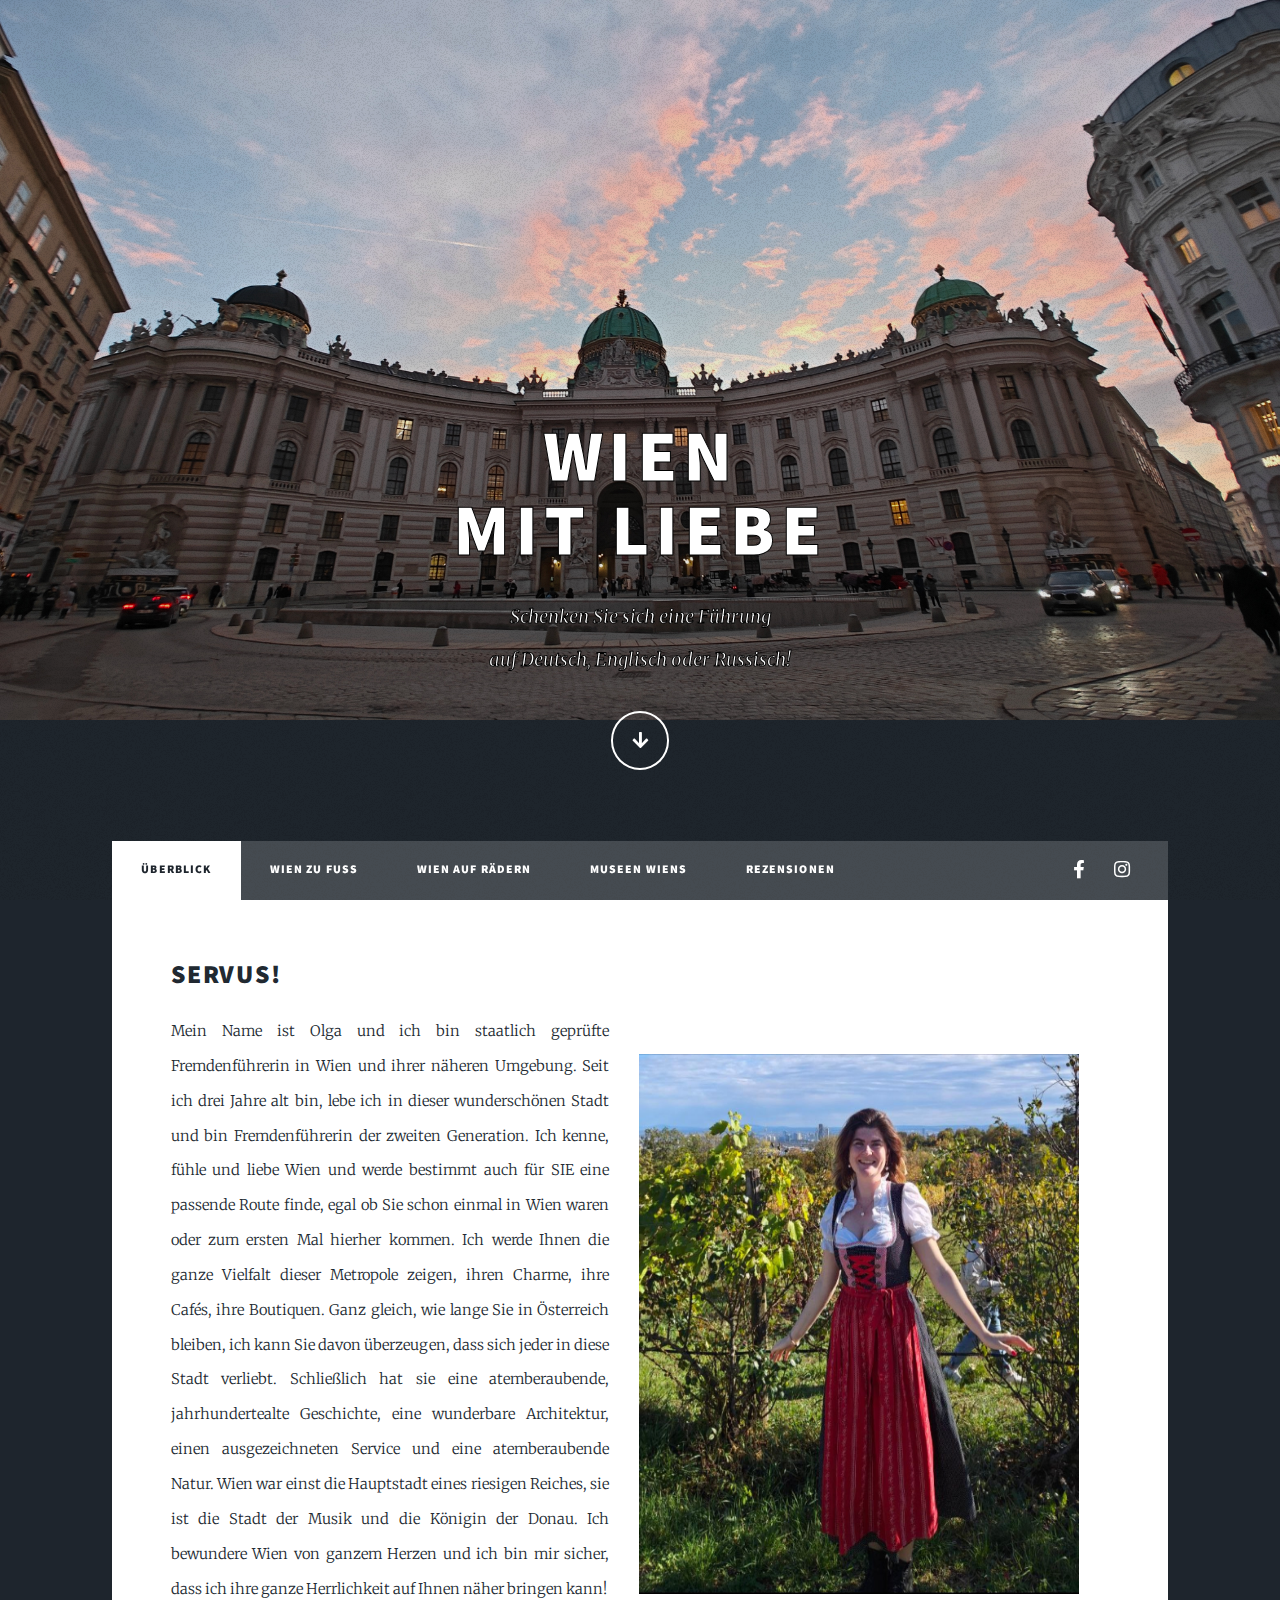
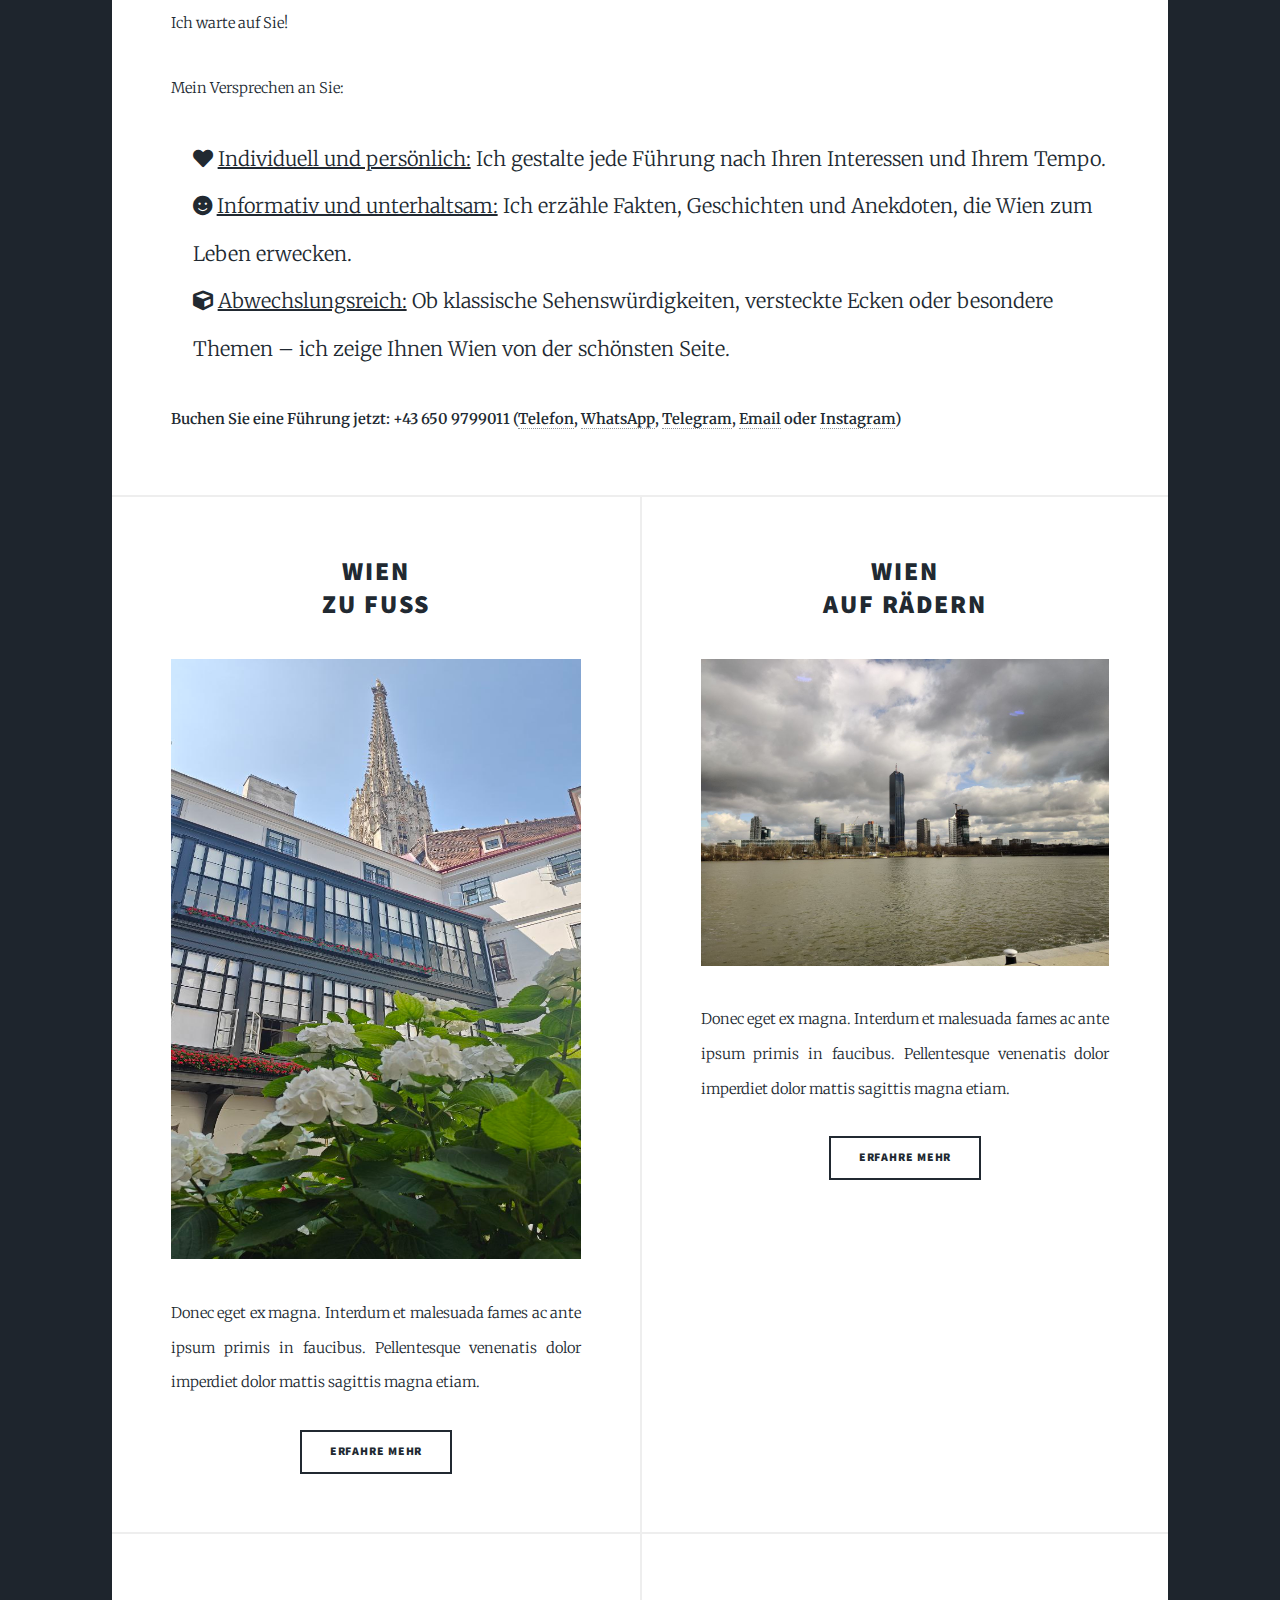
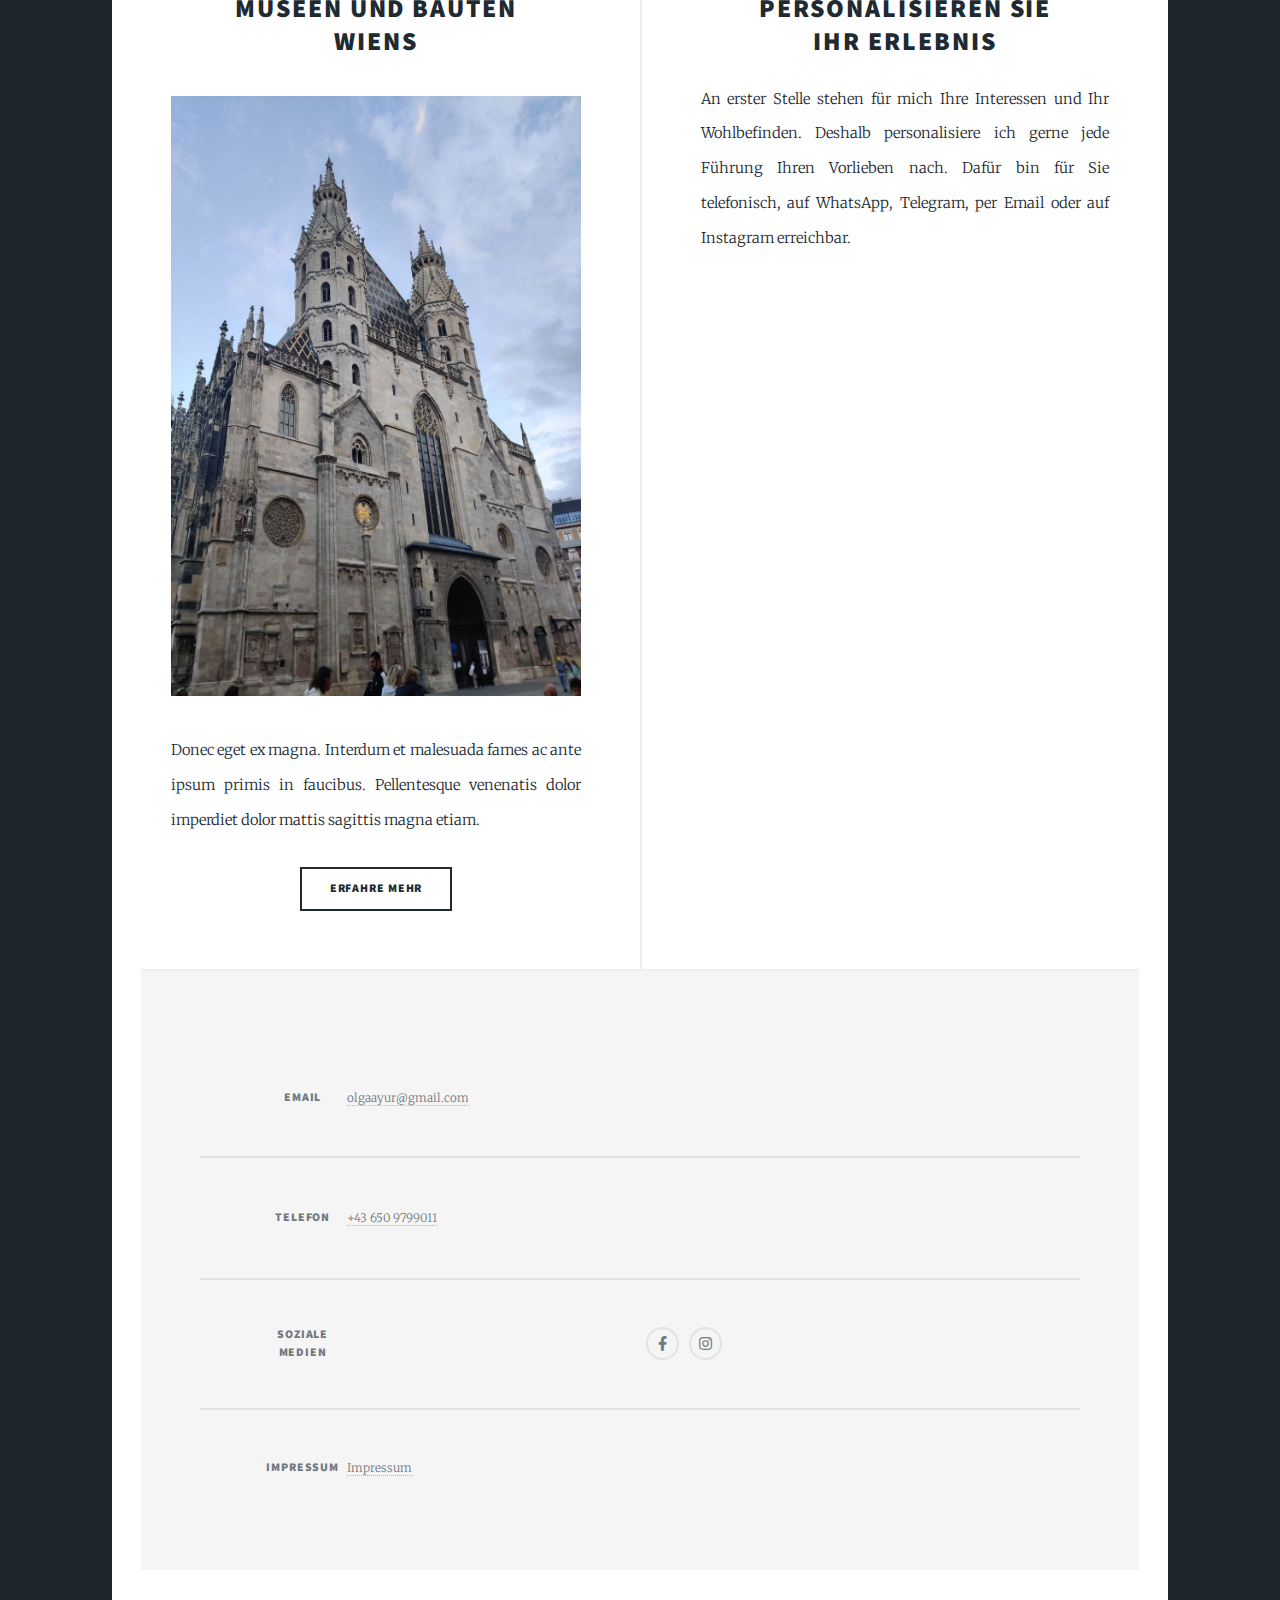
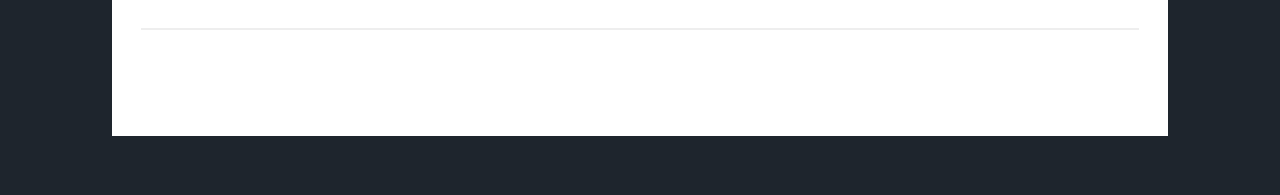
<file: test3website.html>
<!DOCTYPE HTML>
<!--
	Massively by HTML5 UP
	html5up.net | @ajlkn
	Free for personal and commercial use under the CCA 3.0 license (html5up.net/license)
-->
<html>
	<head>
		<title>Olga Yurkevich</title>
		<meta charset="utf-8" />
		<meta name="viewport" content="width=device-width, initial-scale=1, user-scalable=no" />
		<link rel="stylesheet" href="assets/css/main.css" />
		<noscript><link rel="stylesheet" href="assets/css/noscript.css" /></noscript>
	</head>
	<body class="is-preload">

		<!-- Wrapper -->
			<div id="wrapper" class="fade-in">

				<!-- Intro -->
					<div id="intro"> 
						<b style="-webkit-text-stroke: 1px black;"><h1>Wien<br />
						mit Liebe</h1></b>
						<p><b style="-webkit-text-stroke: 1px black;">Schenken Sie sich eine Führung<br />
						auf Deutsch, Englisch oder Russisch!</b></p>
						<ul class="actions">
							<li><a href="#header" class="button icon solid solo fa-arrow-down scrolly">Continue</a></li>
						</ul>
					</div>

				<!-- Header -->
					<header id="header">
						<a href="olgayurkevichguide.html" class="logo">Olga Yurkevich</a>
					</header>

				<!-- Nav -->
					<nav id="nav">
						<ul class="links">
							<li class="active"><a href="olgayurkevichguide.html">Überblick</a></li>
							<li><a href="WienzuFuß.html">Wien zu Fuß</a></li>
							<li><a href="WienmitdemBus.html">Wien auf Rädern</a></li>
							<li><a href="MuseenWiens.html">Museen Wiens</a></li>
							<li><a href="Rezensionen.html">Rezensionen</a></li>
						</ul>
						<ul class="icons">
							<li><a href="#" class="icon brands fa-facebook-f"><span class="label">Facebook</span></a></li>
							<li><a href="#" class="icon brands fa-instagram"><span class="label">Instagram</span></a></li>
						</ul>
					</nav>

				<!-- Main -->
					<div id="main">

						<!-- Featured Post -->
						<body>
							<div class="wrapper">
								<img src="images/pic01.jpg" alt="" style="float: right; border: 30px solid white; margin-top: 65px;" width="500" height="600" 
								<div class="text-box">
									<h2>Servus!</h2>
									<p>Mein Name ist Olga und ich bin staatlich geprüfte Fremdenführerin in Wien und ihrer näheren Umgebung. Seit ich drei Jahre alt bin, lebe ich in dieser wunderschönen Stadt und bin Fremdenführerin der zweiten Generation. Ich kenne, fühle und liebe Wien und werde bestimmt auch für SIE eine passende Route finde, egal ob Sie schon einmal in Wien waren oder zum ersten Mal hierher kommen.
										Ich werde Ihnen die ganze Vielfalt dieser Metropole zeigen, ihren Charme, ihre Cafés, ihre Boutiquen. Ganz gleich, wie lange Sie in Österreich bleiben, ich kann Sie davon überzeugen, dass sich jeder in diese Stadt verliebt. Schließlich hat sie eine atemberaubende, jahrhundertealte Geschichte, eine wunderbare Architektur, einen ausgezeichneten Service und eine atemberaubende Natur. Wien war einst die Hauptstadt eines riesigen Reiches, sie ist die Stadt der Musik und die Königin der Donau.
										Ich bewundere Wien von ganzem Herzen und ich bin mir sicher, dass ich ihre ganze Herrlichkeit auf Ihnen näher bringen kann!
										<br>Ich warte auf Sie!</br>
										</p>
										<p>Mein Versprechen an Sie:</p>
										<ul class="feature-icons">
										<li class="icon solid fa-heart" style="font-size: 20px;"> <u>Individuell und persönlich:</u> Ich gestalte jede Führung nach Ihren Interessen und Ihrem Tempo.</li>
										<li class="icon solid fa-smile" style="font-size: 20px;"> <u>Informativ und unterhaltsam:</u> Ich erzähle Fakten, Geschichten und Anekdoten, die Wien zum Leben erwecken.</li>
										<li class="icon solid fa-cube" style="font-size: 20px;"> <u>Abwechslungsreich:</u> Ob klassische Sehenswürdigkeiten, versteckte Ecken oder besondere Themen – ich zeige Ihnen Wien von der schönsten Seite.</li>
										<style>	
										.feature-icons li {
											  list-style: none;
											}
										  </style>
										  </ul>
									</p>
									<p><b>Buchen Sie eine Führung jetzt: +43 650 9799011 (<a href="tel:436509799011">Telefon</a>, <a href="https://wa.me/436509799011">WhatsApp</a>, <a href="https://t.me/olgyy1">Telegram</a>, <a href="mailto:olgaayur@gmail.com">Email</a> oder <a href="https://www.instagram.com/_olgyy/">Instagram</a>)</b></p></b></p>
								</div>
						</body>	
</article>
							</header>
						<!-- Posts -->
							<section class="posts">
								<article>
									<header>
										<h2><a href="WienzuFuß.html">Wien<br />
										zu Fuß</a></h2>
									</header>
									<a href="WienzuFuß.html" class="image fit"><img src="images/pic02.jpg" alt="" width="150" height="600"></a>
									<p>Donec eget ex magna. Interdum et malesuada fames ac ante ipsum primis in faucibus. Pellentesque venenatis dolor imperdiet dolor mattis sagittis magna etiam.</p>
									<ul class="actions special">
										<li><a href="WienzuFuß.html" class="button">Erfahre mehr</a></li>
									</ul>
								</article>
								<article>
									<header>
										<h2><a href="WienmitdemBus.html">Wien<br />
										auf Rädern</a></h2>
									</header>
									<a href="WienmitdemBus.html" class="image fit"><img src="images/pic03.jpg" alt="" /></a>
									<p>Donec eget ex magna. Interdum et malesuada fames ac ante ipsum primis in faucibus. Pellentesque venenatis dolor imperdiet dolor mattis sagittis magna etiam.</p>
									<ul class="actions special">
										<li><a href="WienmitdemBus.html" class="button">Erfahre mehr</a></li>
									</ul>
								</article>
								<article>
									<header>
										<h2><a href="MuseenWiens.html">Museen und Bauten <br /> Wiens</a></h2>
									</header>
									<a href="MuseenWiens.html" class="image fit"><img src="images/pic04.jpg" alt="" width="150" height="600"/></a>
									<p>Donec eget ex magna. Interdum et malesuada fames ac ante ipsum primis in faucibus. Pellentesque venenatis dolor imperdiet dolor mattis sagittis magna etiam.</p>
									<ul class="actions special">
										<li><a href="MuseenWiens.html" class="button">Erfahre mehr</a></li>
									</ul>
								</article>
								<article>
									<header>
										<h2>Personalisieren Sie<br />
										Ihr Erlebnis</h2>
									</header>
									<p>An erster Stelle stehen für mich Ihre Interessen und Ihr Wohlbefinden. Deshalb personalisiere ich gerne jede Führung Ihren Vorlieben nach. Dafür bin für Sie telefonisch, auf WhatsApp, Telegram, per Email oder auf Instagram erreichbar.</p>
								</article>
							</section>

				<!-- Footer -->
					<footer id="footer">
						<section class="split contact">
							<section class="alt">
									<h3>Email</h3>
									<p><a href="#">olgaayur@gmail.com</a></p>
								</section>
							<section>
								<h3>Telefon</h3>
								<p><a href="#">+43 650 9799011</a></p>
							</section>
							<section>
								<h3>Soziale Medien</h3>
								<ul class="icons alt">
									<li><a href="#" class="icon brands alt fa-facebook-f"><span class="label">Facebook</span></a></li>
									<li><a href="https://www.instagram.com/_olgyy/" class="icon brands alt fa-instagram"><span class="label">Instagram</span></a></li>
								</ul>
							</section>
							<section>
								<h3>Impressum</h3>
								<p><a href="Impressum.html">Impressum</a></p>
							</section>
						</section>
					</footer>

				<!-- Copyright -->
					<div id="copyright">
						<ul><li>&copy; Olga Yurkevich</li><li>Design: <a href="https://html5up.net">HTML5 UP</a></li></ul>
					</div>

			</div>

		<!-- Scripts -->
			<script src="assets/js/jquery.min.js"></script>
			<script src="assets/js/jquery.scrollex.min.js"></script>
			<script src="assets/js/jquery.scrolly.min.js"></script>
			<script src="assets/js/browser.min.js"></script>
			<script src="assets/js/breakpoints.min.js"></script>
			<script src="assets/js/util.js"></script>
			<script src="assets/js/main.js"></script>

	</body>
</html>
</file>
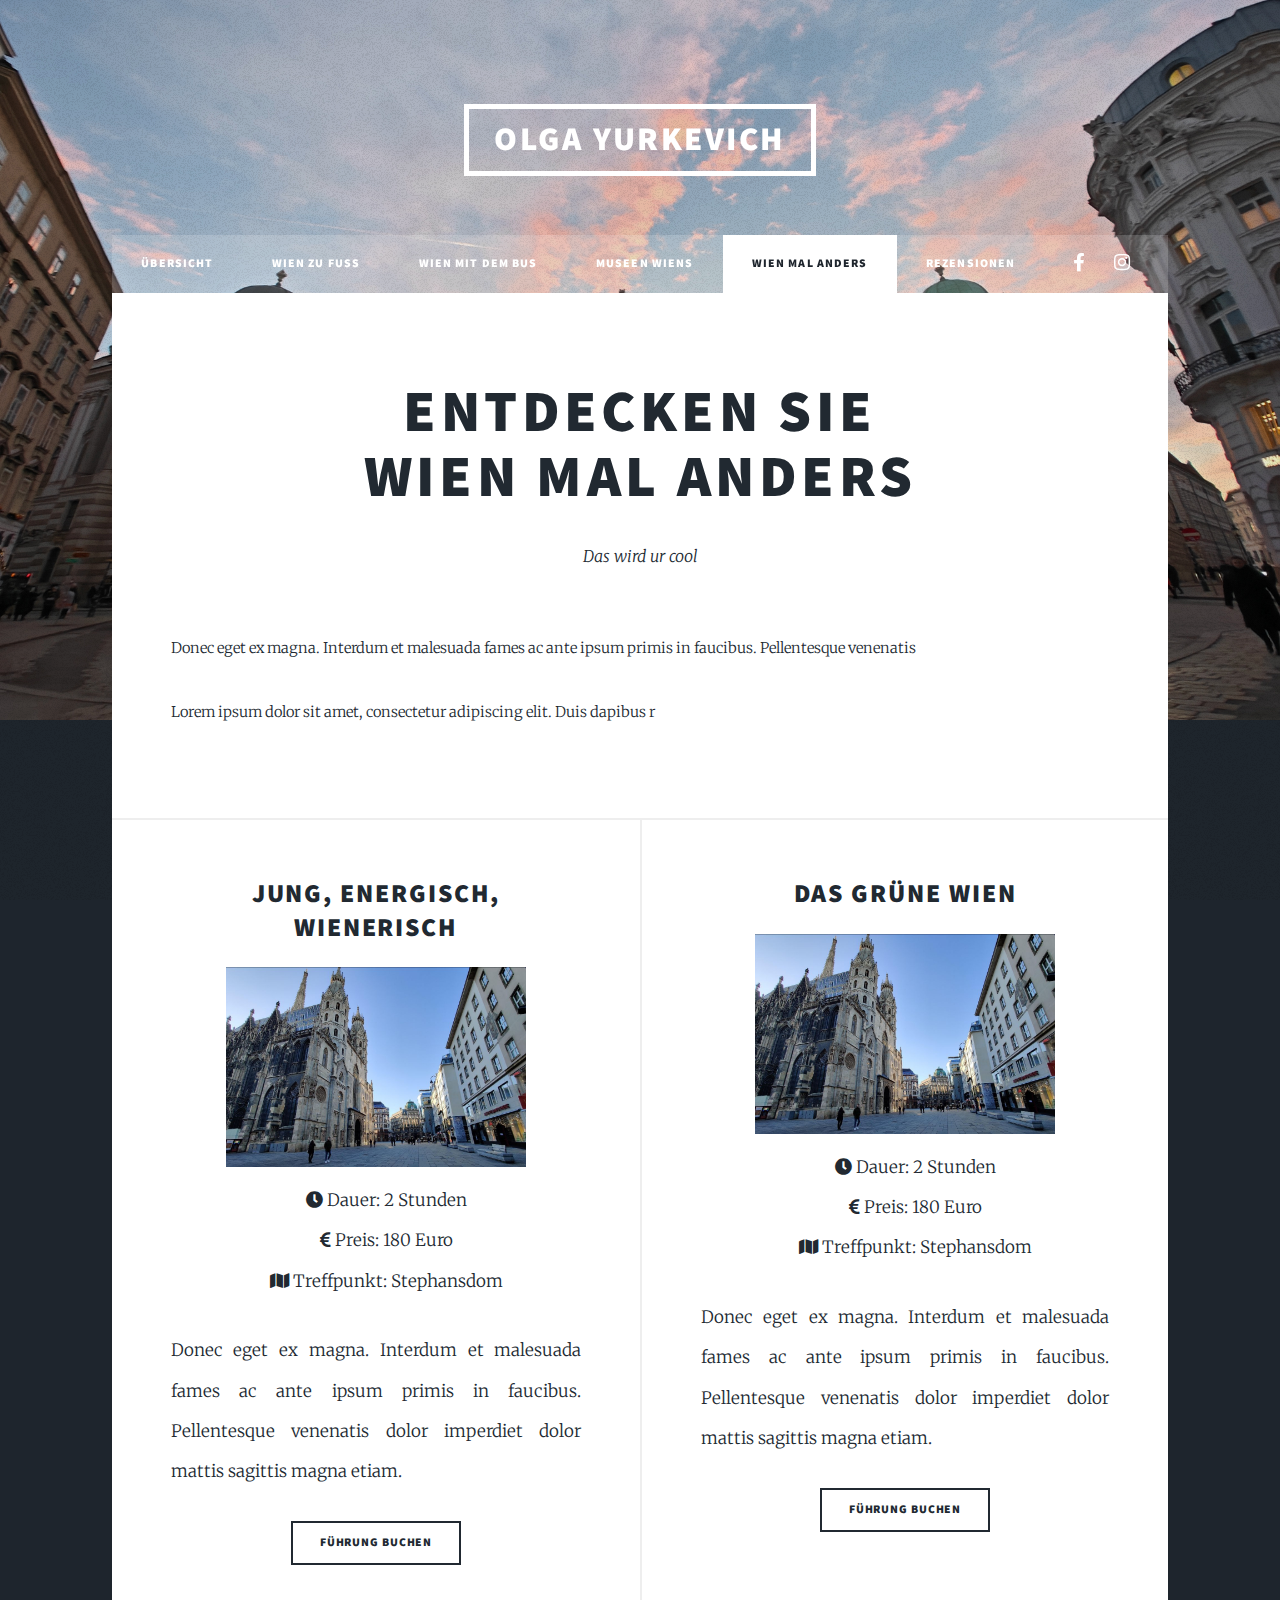
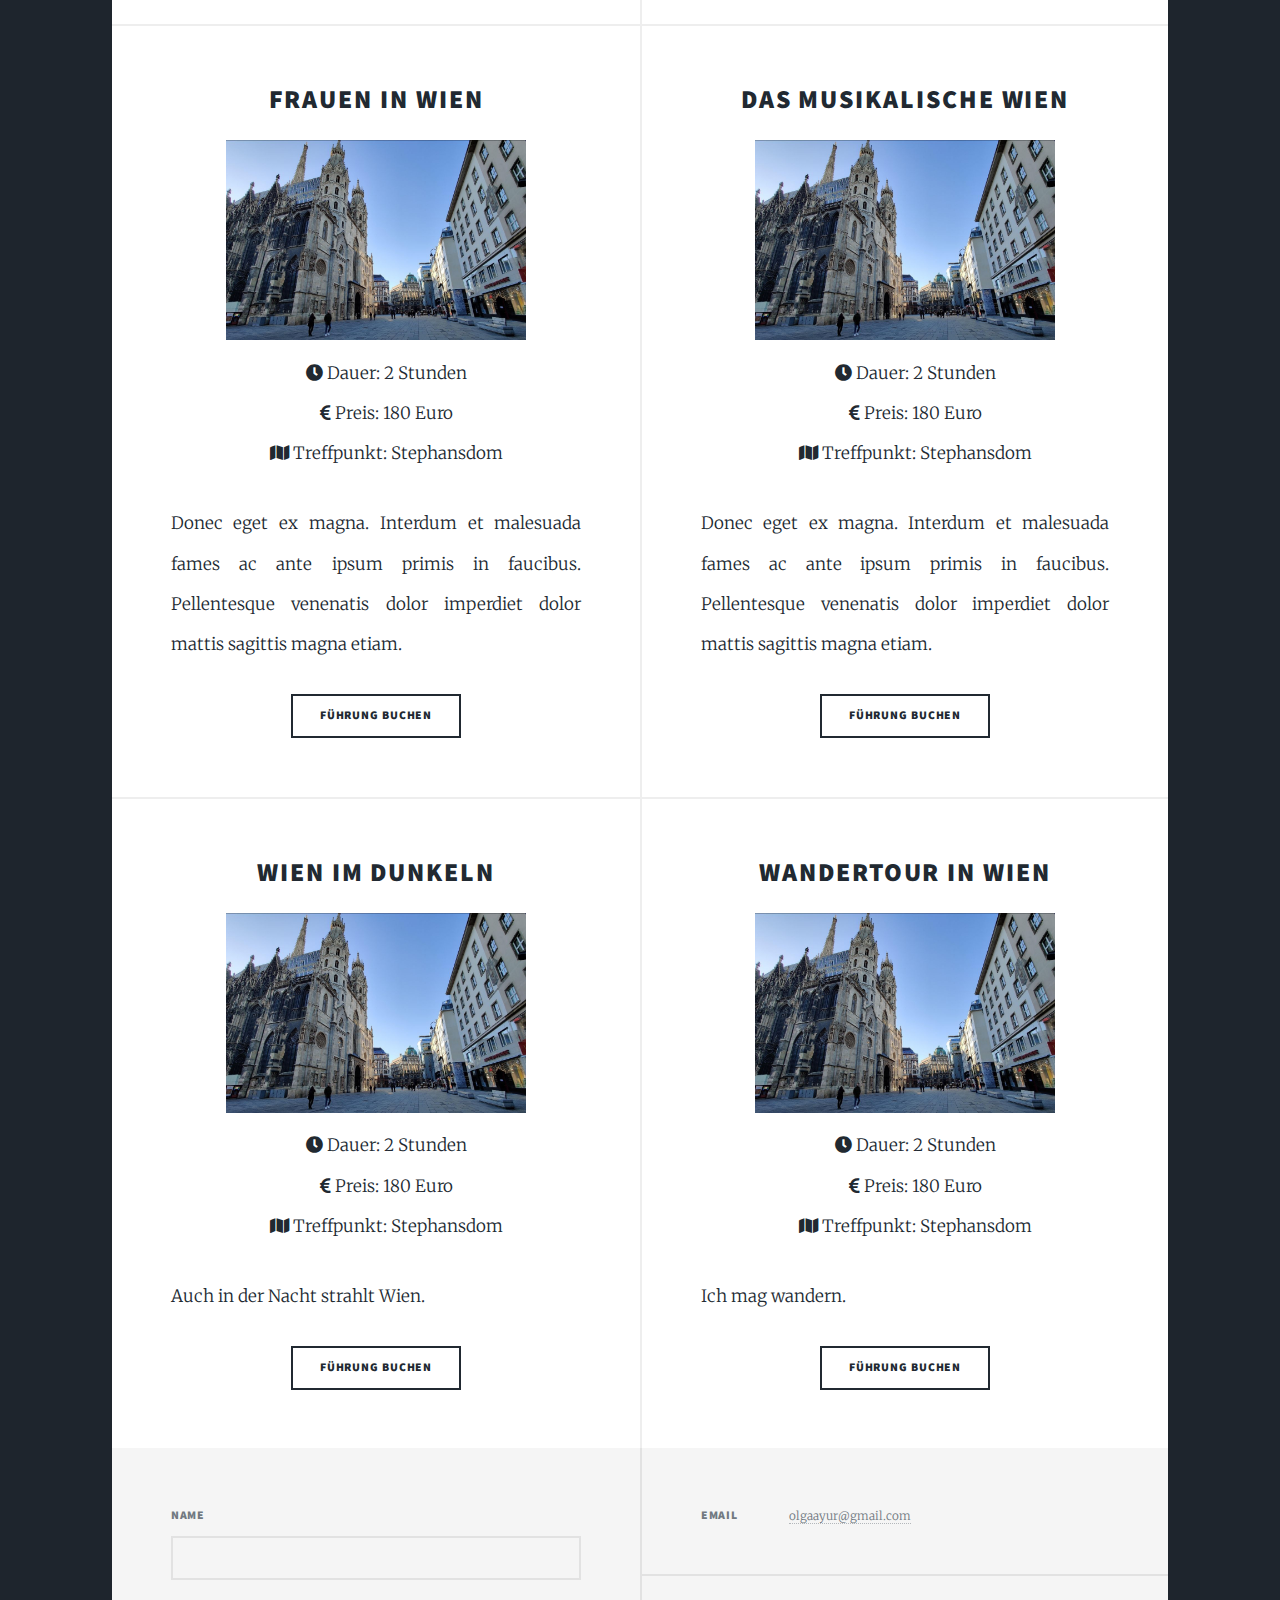
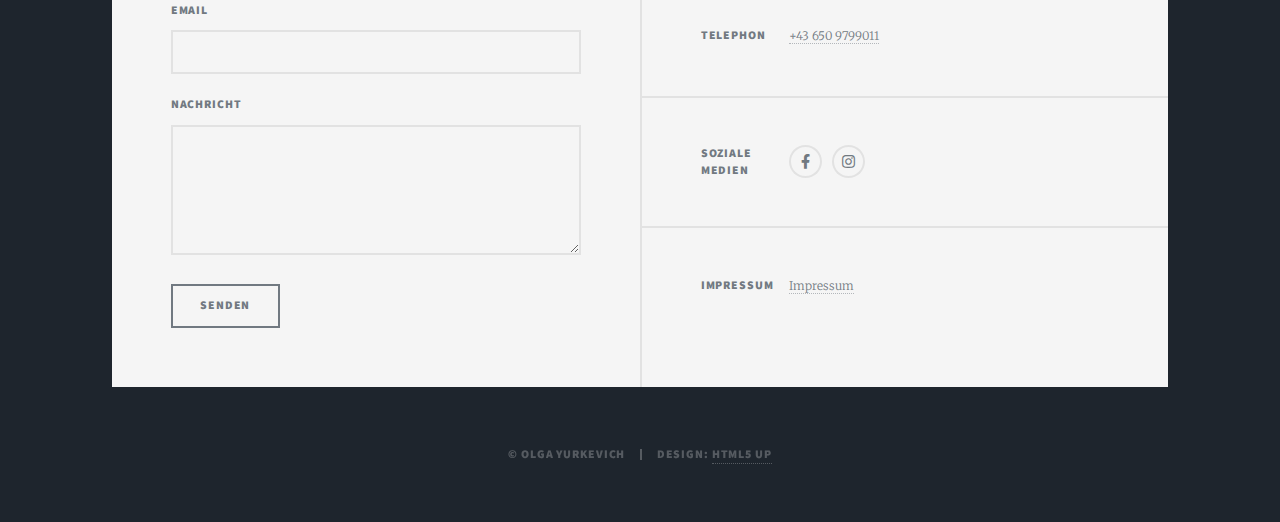
<file: Wienmalanders.html>
<!DOCTYPE HTML>
<!--
	Massively by HTML5 UP
	html5up.net | @ajlkn
	Free for personal and commercial use under the CCA 3.0 license (html5up.net/license)
-->
<html>
	<head>
		<title>Wien mal anders</title>
		<meta charset="utf-8" />
		<meta name="viewport" content="width=device-width, initial-scale=1, user-scalable=no" />
		<link rel="stylesheet" href="assets/css/main.css" />
		<noscript><link rel="stylesheet" href="assets/css/noscript.css" /></noscript>
	</head>
	<body class="is-preload">

		<!-- Wrapper -->
			<div id="wrapper" class="fade-in">

				<!-- Header -->
					<header id="header">
						<a href="test3website.html" class="logo">Olga Yurkevich</a>
					</header>

				<!-- Nav -->
					<nav id="nav">
						<ul class="links">
							<li><a href="test3website.html">Übersicht</a></li>
							<li><a href="WienzuFuß.html">Wien zu Fuß</a></li>
							<li><a href="WienmitdemBus.html">Wien mit dem Bus</a></li>
							<li><a href="MuseenWiens.html">Museen Wiens</a></li>
							<li class="active"><a href="Wienmalanders.html">Wien mal anders</a></li>
							<li><a href="Rezensionen.html">Rezensionen</a></li>
						</ul>
						<ul class="icons">
							<li><a href="#" class="icon brands fa-facebook-f"><span class="label">Facebook</span></a></li>
							<li><a href="#" class="icon brands fa-instagram"><span class="label">Instagram</span></a></li>
						</ul>
					</nav>

				<!-- Main -->
					<div id="main">

						<!-- Post -->
							<section class="post">
								<header class="major">
									<h1>Entdecken Sie<br />
									Wien mal anders</h1>
									<p>Das wird ur cool</p>
								</header>
								<p>Donec eget ex magna. Interdum et malesuada fames ac ante ipsum primis in faucibus. Pellentesque venenatis</p>
								<p>Lorem ipsum dolor sit amet, consectetur adipiscing elit. Duis dapibus r</p>
							</section>
						<!-- Posts -->
						<section class="posts">
							<article>
								<header>
									<h2>Jung, energisch, wienerisch</h2>
								</header>
								<img src="images/ImperialischesWienFührung.jpg" alt="" width="300" height="200"></a>
								<ul class="feature-icons">
									<li class="icon solid fa-clock" style="font-size: 17px;"> Dauer: 2 Stunden</li>
									<li class="icon solid fa-euro-sign" style="font-size: 17px;"> Preis: 180 Euro</li>
									<li class="icon solid fa-map" style="font-size: 17px;"> Treffpunkt: Stephansdom</li>
									<style>
										.feature-icons li {
										  list-style: none;
										}
									  </style>
								</ul>
								<p style="font-size: 17px;">Donec eget ex magna. Interdum et malesuada fames ac ante ipsum primis in faucibus. Pellentesque venenatis dolor imperdiet dolor mattis sagittis magna etiam.</p>
								<ul class="actions special">
									<li><a href="WienzuFuß.html" class="button">Führung buchen</a></li>
								</ul>
							</article>
							<article>
								<header>
									<h2>Das grüne Wien</h2>
								</header>
								<img src="images/ImperialischesWienFührung.jpg" alt="" width="300" height="200"></a>
								<ul class="feature-icons">
									<li class="icon solid fa-clock" style="font-size: 17px;"> Dauer: 2 Stunden</li>
									<li class="icon solid fa-euro-sign" style="font-size: 17px;"> Preis: 180 Euro</li>
									<li class="icon solid fa-map" style="font-size: 17px;"> Treffpunkt: Stephansdom</li>
									<style>
										.feature-icons li {
										  list-style: none;
										}
									  </style>
								</ul>
								<p style="font-size: 17px;">Donec eget ex magna. Interdum et malesuada fames ac ante ipsum primis in faucibus. Pellentesque venenatis dolor imperdiet dolor mattis sagittis magna etiam.</p>
								<ul class="actions special">
									<li><a href="WienzuFuß.html" class="button">Führung buchen</a></li>
								</ul>
							</article>
							<article>
								<header>
									<h2>Frauen in Wien</h2>
								</header>
								<img src="images/ImperialischesWienFührung.jpg" alt="" width="300" height="200"></a>
								<ul class="feature-icons">
									<li class="icon solid fa-clock" style="font-size: 17px;"> Dauer: 2 Stunden</li>
									<li class="icon solid fa-euro-sign" style="font-size: 17px;"> Preis: 180 Euro</li>
									<li class="icon solid fa-map" style="font-size: 17px;"> Treffpunkt: Stephansdom</li>
									<style>
										.feature-icons li {
										  list-style: none;
										}
									  </style>
								</ul>
								<p style="font-size: 17px;">Donec eget ex magna. Interdum et malesuada fames ac ante ipsum primis in faucibus. Pellentesque venenatis dolor imperdiet dolor mattis sagittis magna etiam.</p>
								<ul class="actions special">
									<li><a href="WienzuFuß.html" class="button">Führung buchen</a></li>
								</ul>
							</article>
							<article>
								<header>
									<h2>Das musikalische Wien</h2>
								</header>
								<img src="images/ImperialischesWienFührung.jpg" alt="" width="300" height="200"></a>
								<ul class="feature-icons">
									<li class="icon solid fa-clock" style="font-size: 17px;"> Dauer: 2 Stunden</li>
									<li class="icon solid fa-euro-sign" style="font-size: 17px;"> Preis: 180 Euro</li>
									<li class="icon solid fa-map" style="font-size: 17px;"> Treffpunkt: Stephansdom</li>
									<style>
										.feature-icons li {
										  list-style: none;
										}
									  </style>
								</ul>
								<p style="font-size: 17px;">Donec eget ex magna. Interdum et malesuada fames ac ante ipsum primis in faucibus. Pellentesque venenatis dolor imperdiet dolor mattis sagittis magna etiam.</p>
								<ul class="actions special">
									<li><a href="WienzuFuß.html" class="button">Führung buchen</a></li>
								</ul>
							</article>
							<article>
								<header>
									<h2>Wien im Dunkeln</h2>
								</header>
								<img src="images/ImperialischesWienFührung.jpg" alt="" width="300" height="200"></a>
								<ul class="feature-icons">
									<li class="icon solid fa-clock" style="font-size: 17px;"> Dauer: 2 Stunden</li>
									<li class="icon solid fa-euro-sign" style="font-size: 17px;"> Preis: 180 Euro</li>
									<li class="icon solid fa-map" style="font-size: 17px;"> Treffpunkt: Stephansdom</li>
									<style>
										.feature-icons li {
										  list-style: none;
										}
									  </style>
								</ul>
								<p style="font-size: 17px;">Auch in der Nacht strahlt Wien.</p>
								<ul class="actions special">
									<li><a href="WienzuFuß.html" class="button">Führung buchen</a></li>
								</ul>
							</article>
							<article>
								<header>
									<h2>Wandertour in Wien</h2>
								</header>
								<img src="images/ImperialischesWienFührung.jpg" alt="" width="300" height="200"></a>
								<ul class="feature-icons">
									<li class="icon solid fa-clock" style="font-size: 17px;"> Dauer: 2 Stunden</li>
									<li class="icon solid fa-euro-sign" style="font-size: 17px;"> Preis: 180 Euro</li>
									<li class="icon solid fa-map" style="font-size: 17px;"> Treffpunkt: Stephansdom</li>
									<style>
										.feature-icons li {
										  list-style: none;
										}
									  </style>
								</ul>
								<p style="font-size: 17px;">Ich mag wandern.</p>
								<ul class="actions special">
									<li><a href="WienzuFuß.html" class="button">Führung buchen</a></li>
								</ul>
							</article>
						</section>

					</div>

				<!-- Footer -->
				<footer id="footer">
					<section>
						<form method="post" action="#">
							<div class="fields">
								<div class="field">
									<label for="name">Name</label>
									<input type="text" name="name" id="name" />
								</div>
								<div class="field">
									<label for="email">Email</label>
									<input type="text" name="email" id="email" />
								</div>
								<div class="field">
									<label for="message">Nachricht</label>
									<textarea name="message" id="message" rows="3"></textarea>
								</div>
							</div>
							<ul class="actions">
								<li><input type="submit" value="Senden"/></li>
							</ul>
						</form>
					</section>
					<section class="split contact">
						<section class="alt">
								<h3>Email</h3>
								<p><a href="#">olgaayur@gmail.com</a></p>
							</section>
						<section>
							<h3>Telephon</h3>
							<p><a href="#">+43 650 9799011</a></p>
						</section>
						<section>
							<h3>Soziale Medien</h3>
							<ul class="icons alt">
								<li><a href="#" class="icon brands alt fa-facebook-f"><span class="label">Facebook</span></a></li>
								<li><a href="https://www.instagram.com/_olgyy/" class="icon brands alt fa-instagram"><span class="label">Instagram</span></a></li>
							</ul>
						</section>
						<section>
							<h3>Impressum</h3>
							<p><a href="Impressum.html">Impressum</a></p>
						</section>
					</section>
				</footer>

			<!-- Copyright -->
				<div id="copyright">
					<ul><li>&copy; Olga Yurkevich</li><li>Design: <a href="https://html5up.net">HTML5 UP</a></li></ul>
				</div>

		</div>

	<!-- Scripts -->
		<script src="assets/js/jquery.min.js"></script>
		<script src="assets/js/jquery.scrollex.min.js"></script>
		<script src="assets/js/jquery.scrolly.min.js"></script>
		<script src="assets/js/browser.min.js"></script>
		<script src="assets/js/breakpoints.min.js"></script>
		<script src="assets/js/util.js"></script>
		<script src="assets/js/main.js"></script>

</body>
</html>
</file>
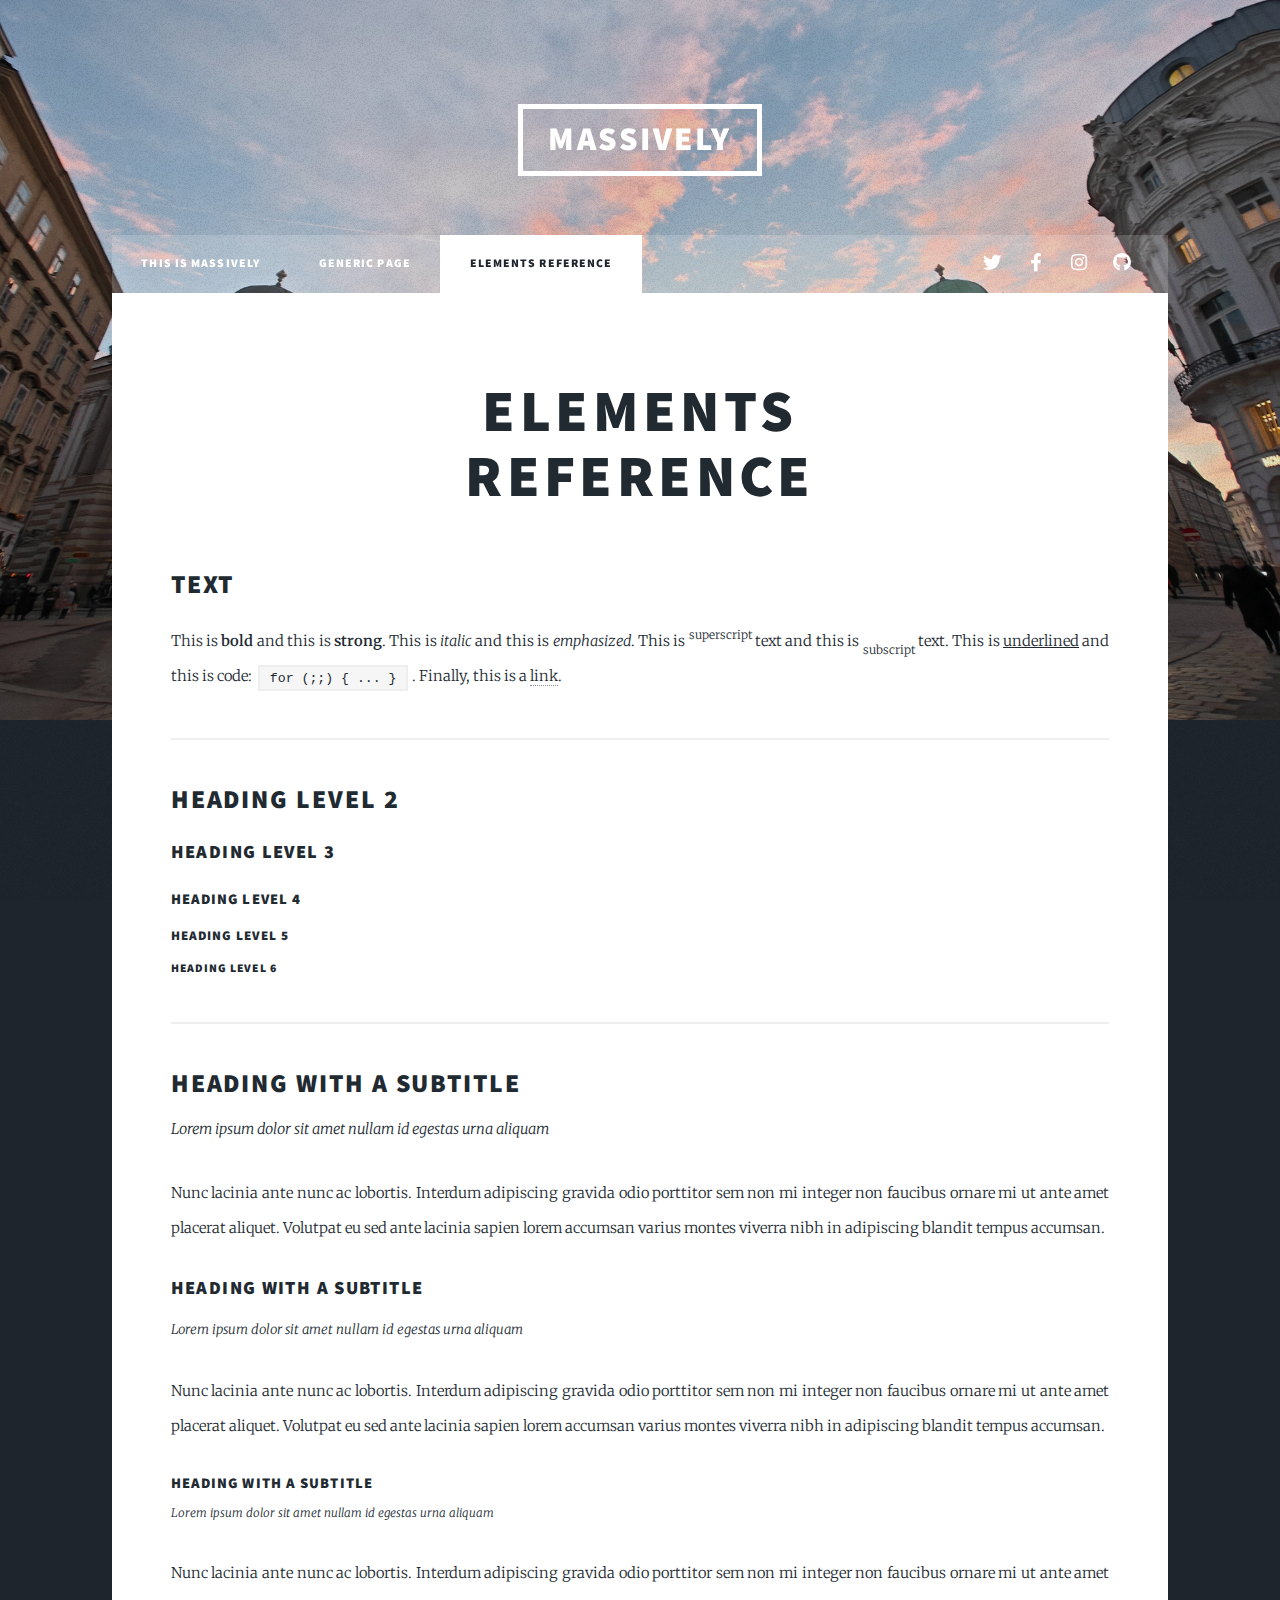
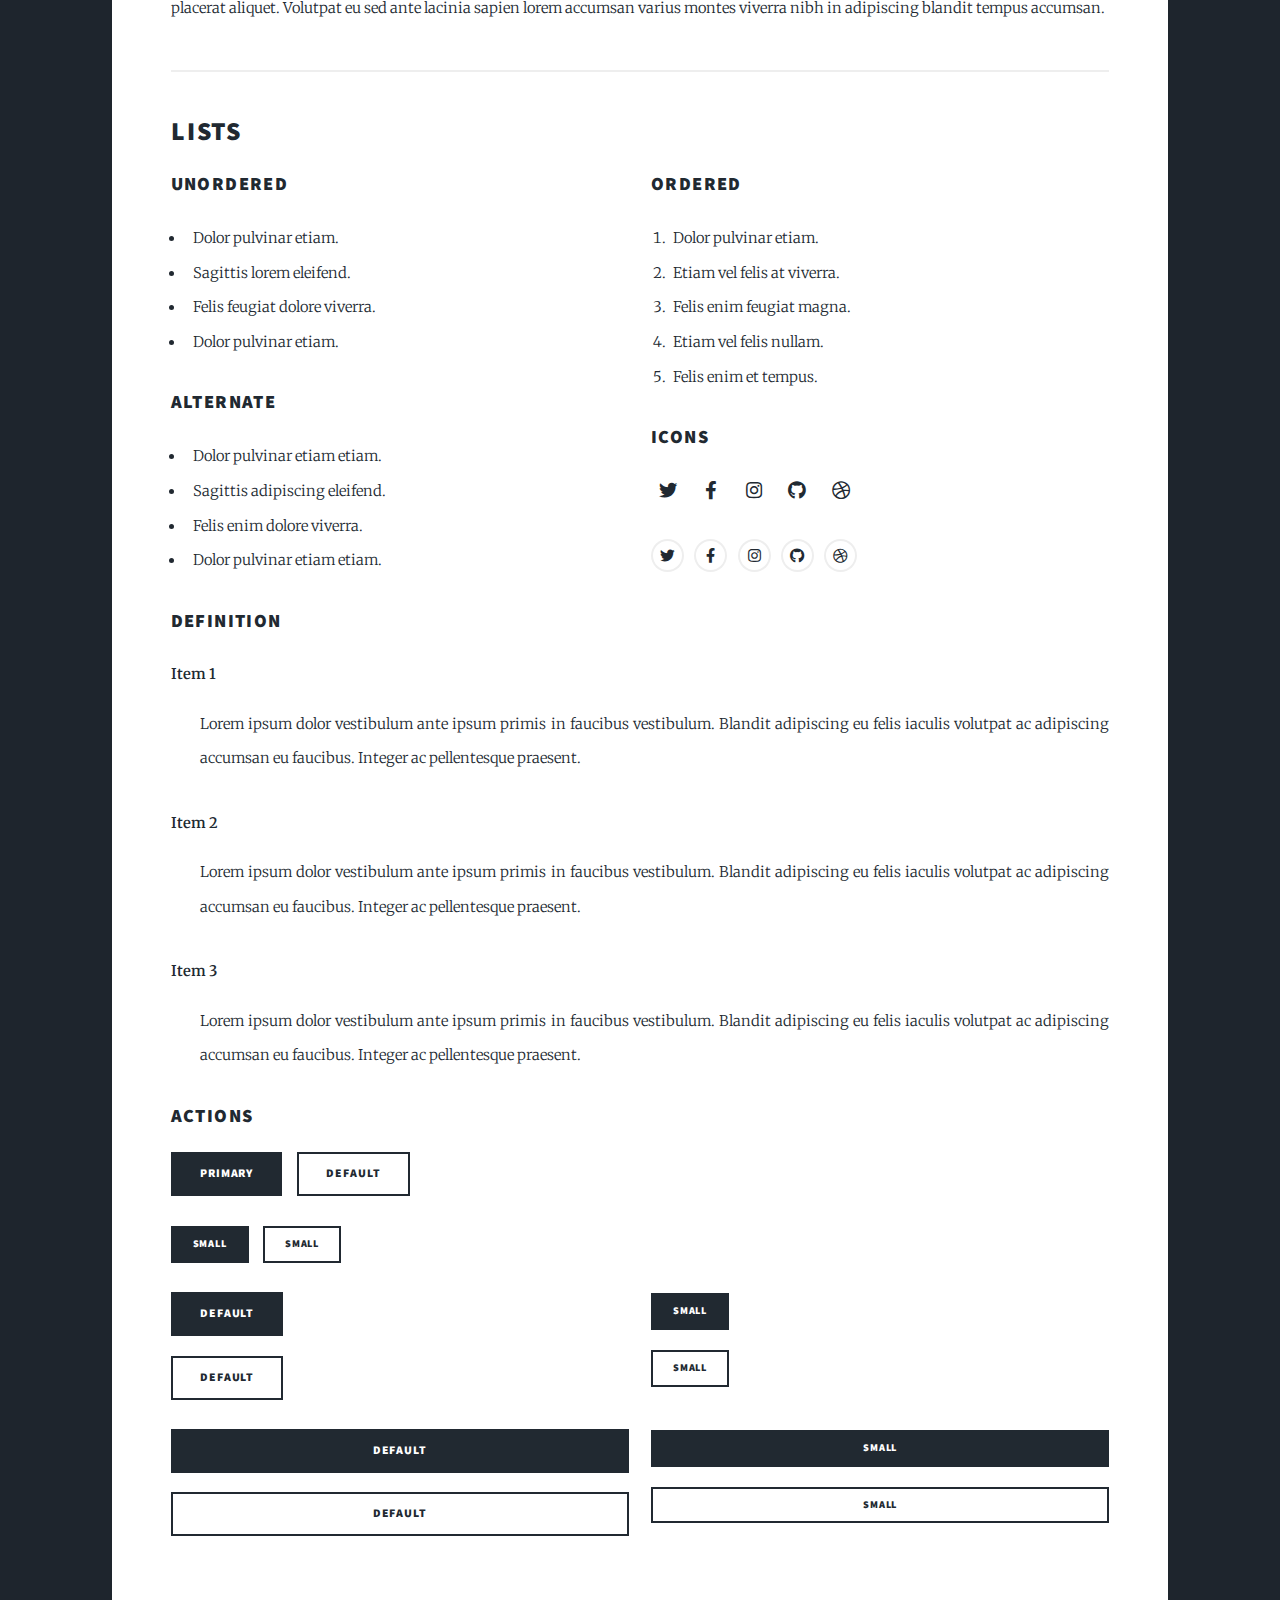
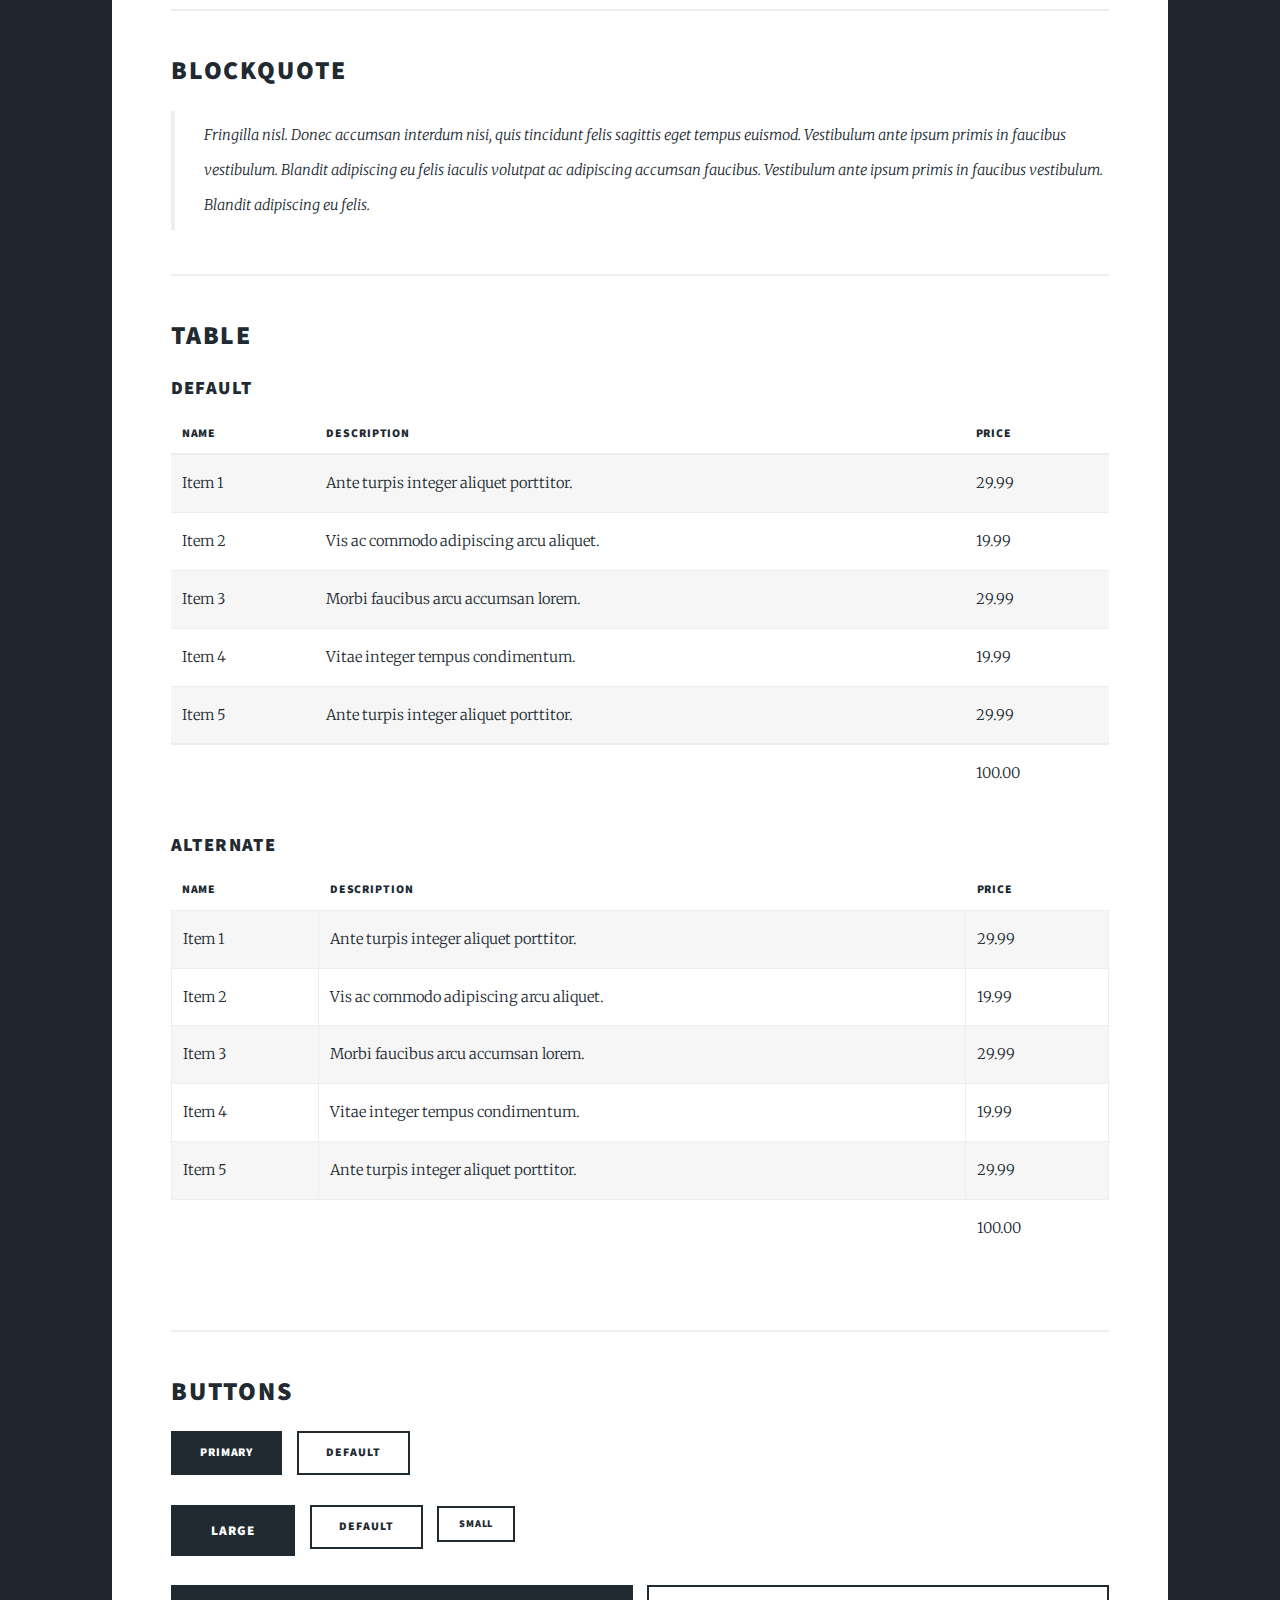
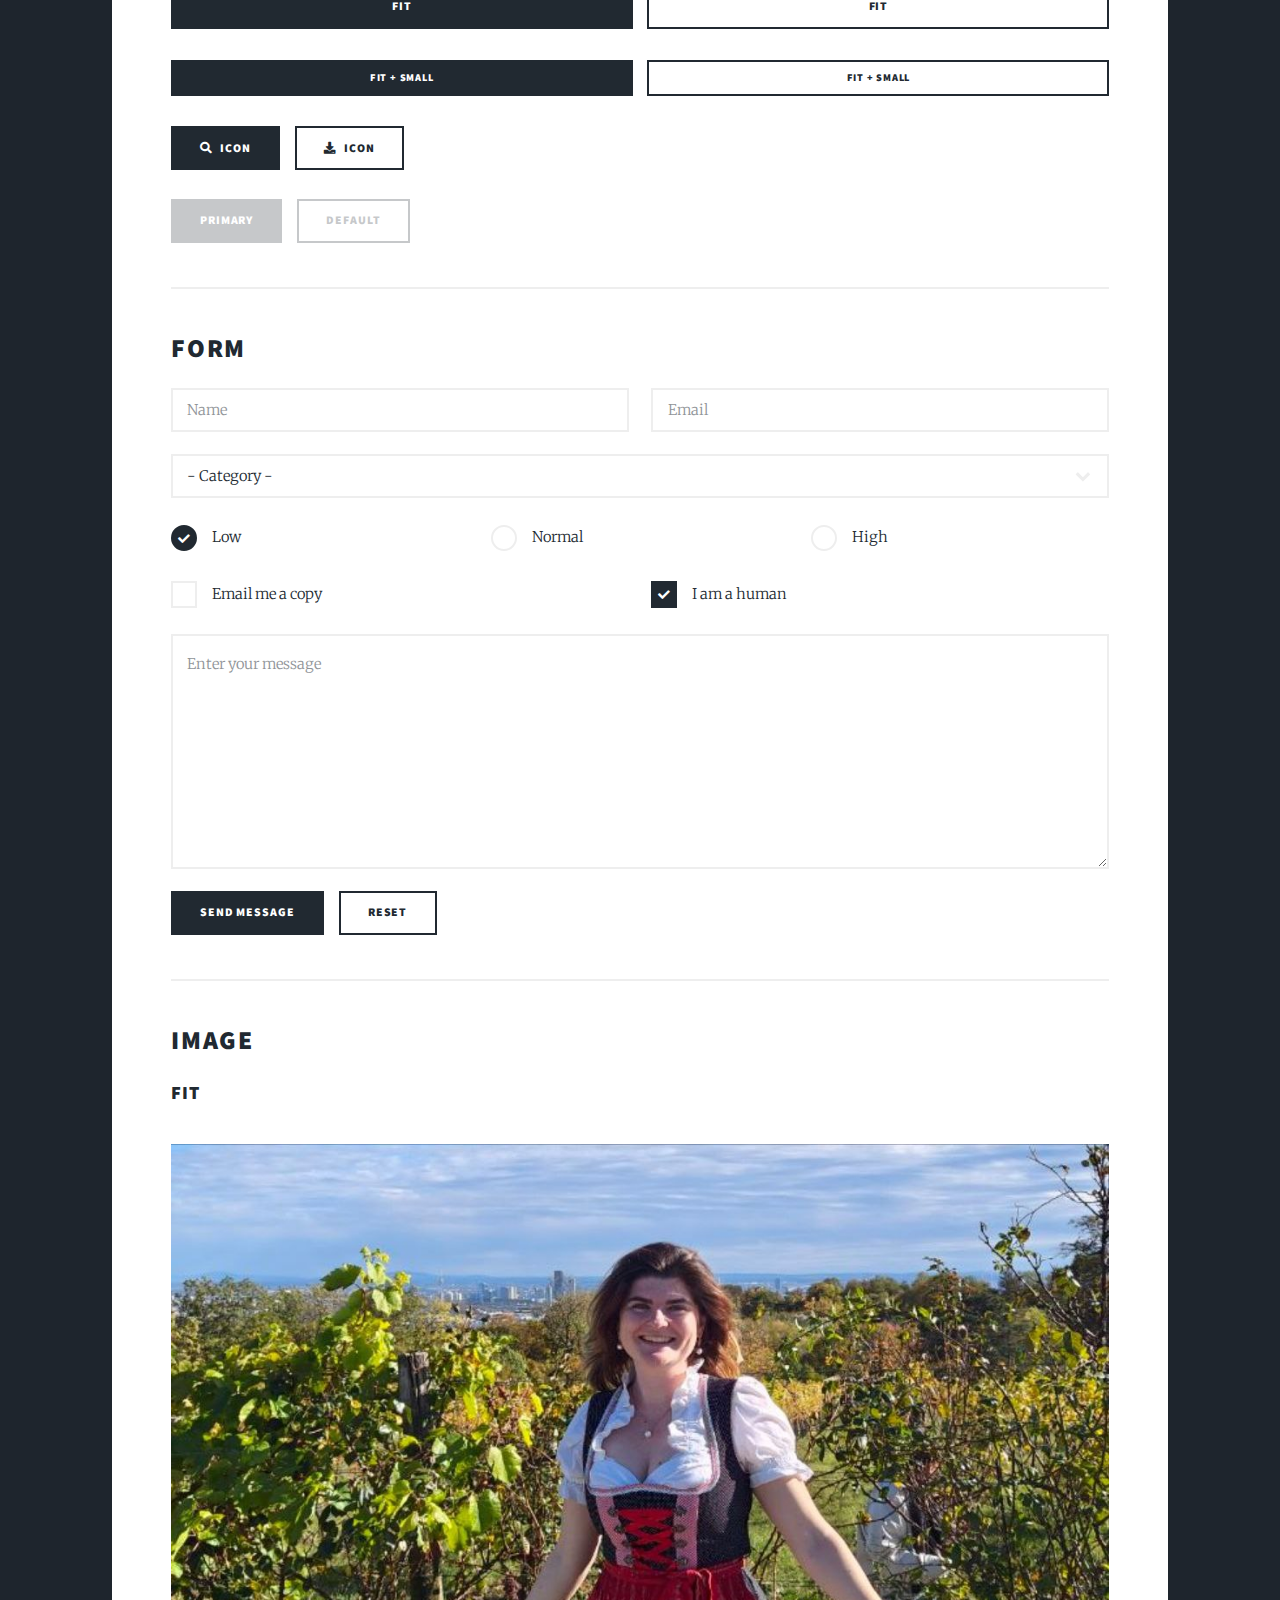
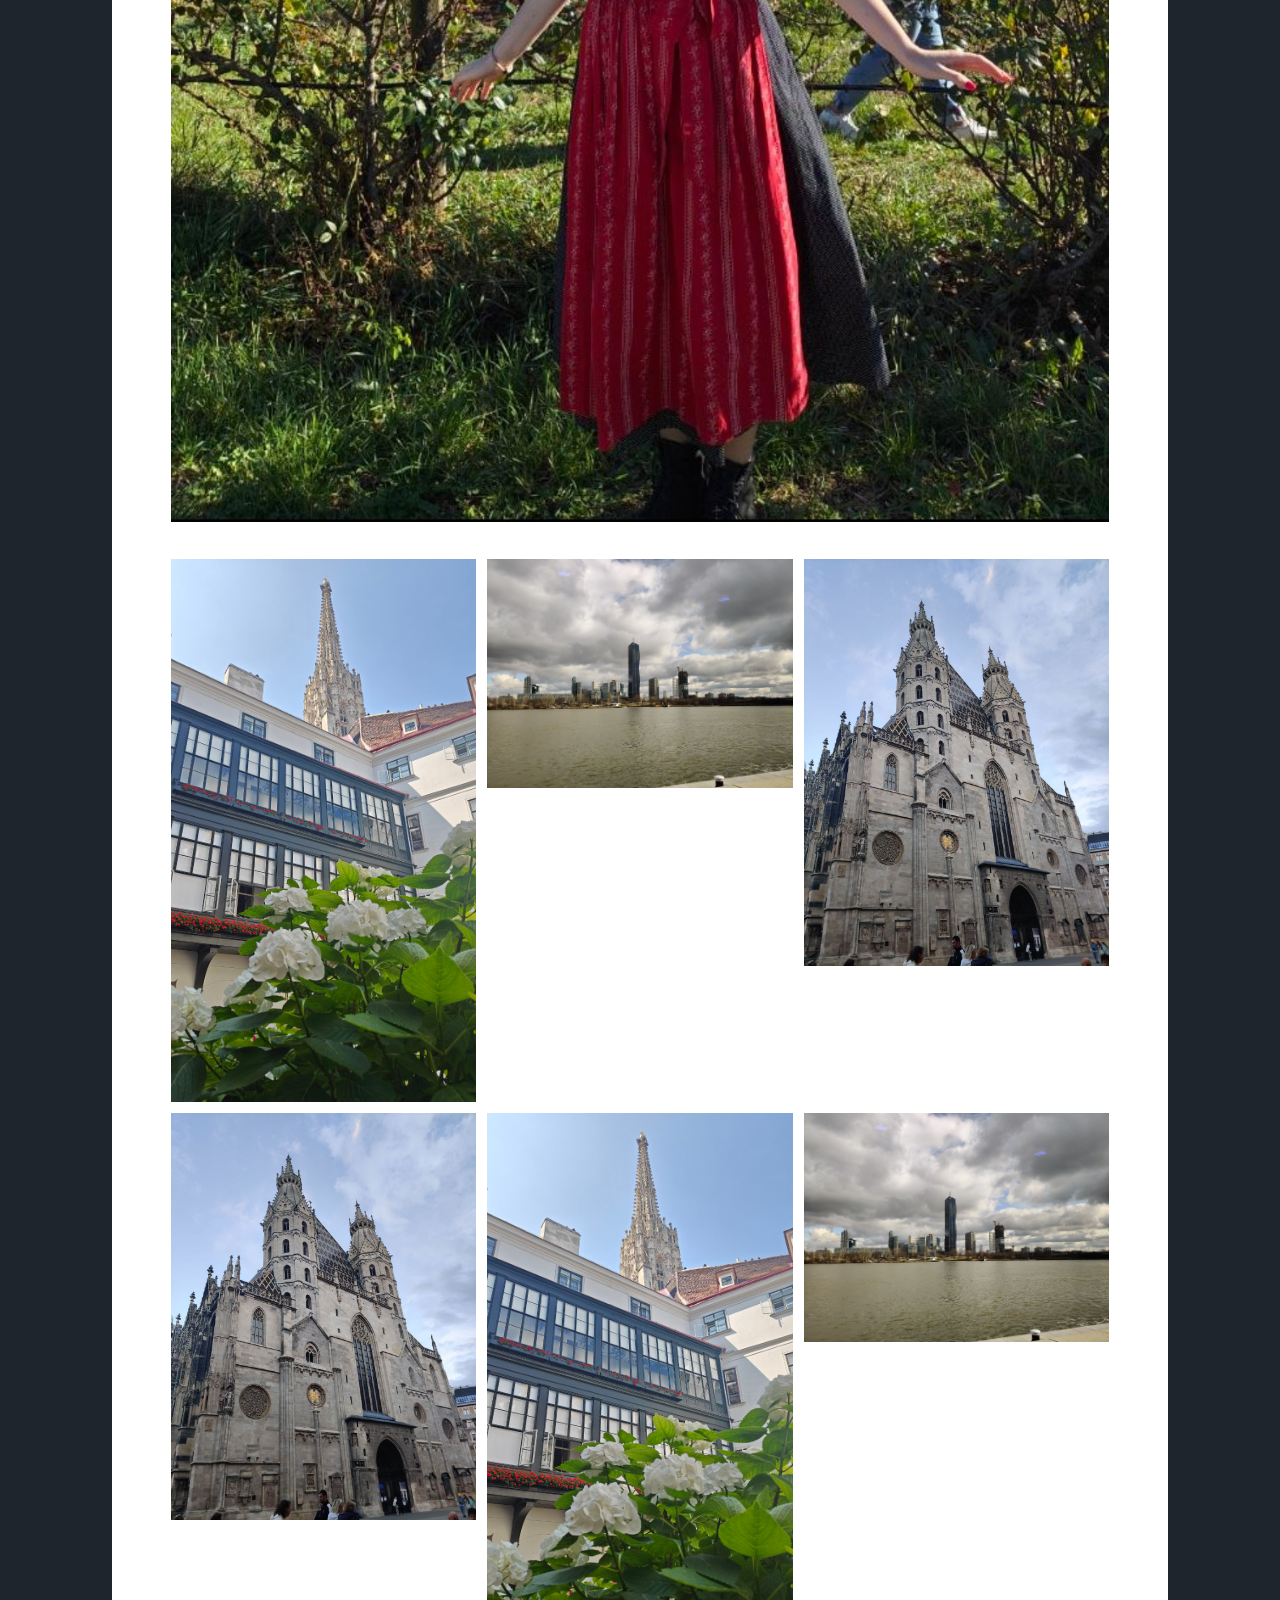
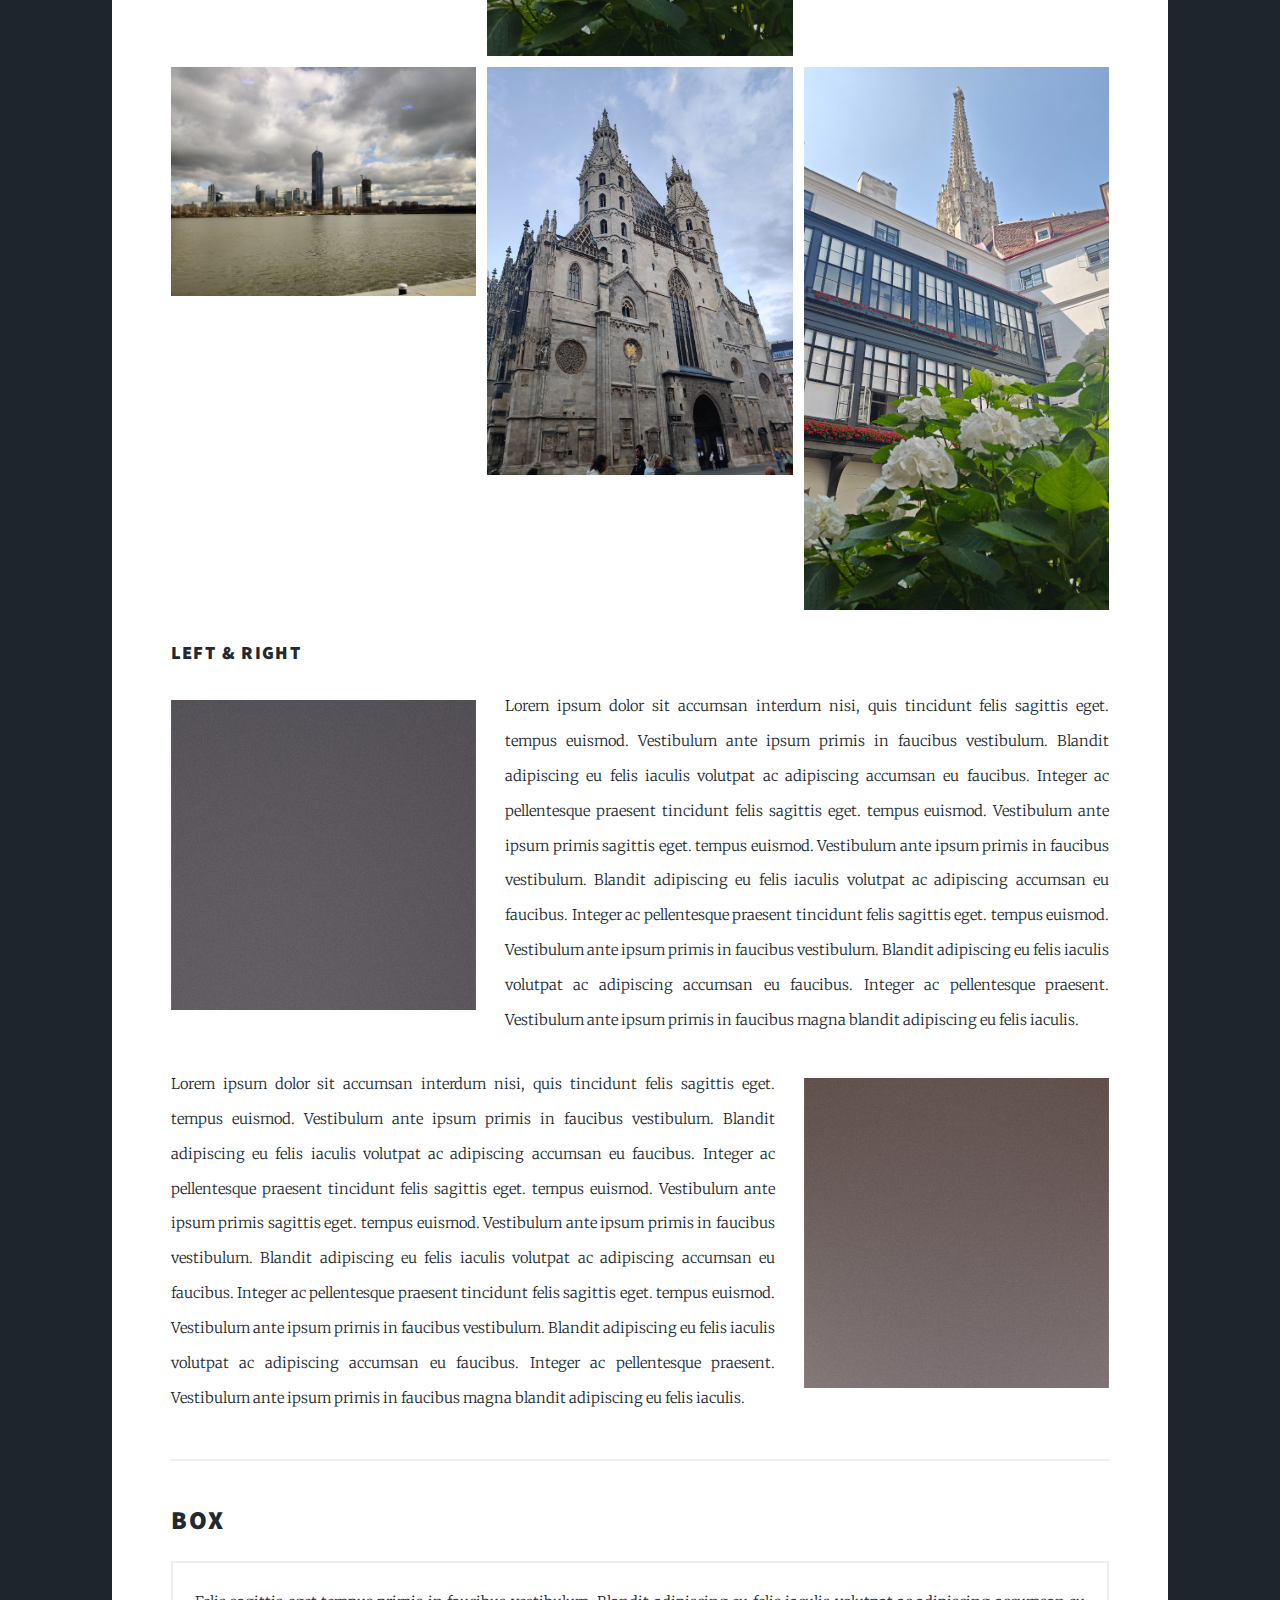
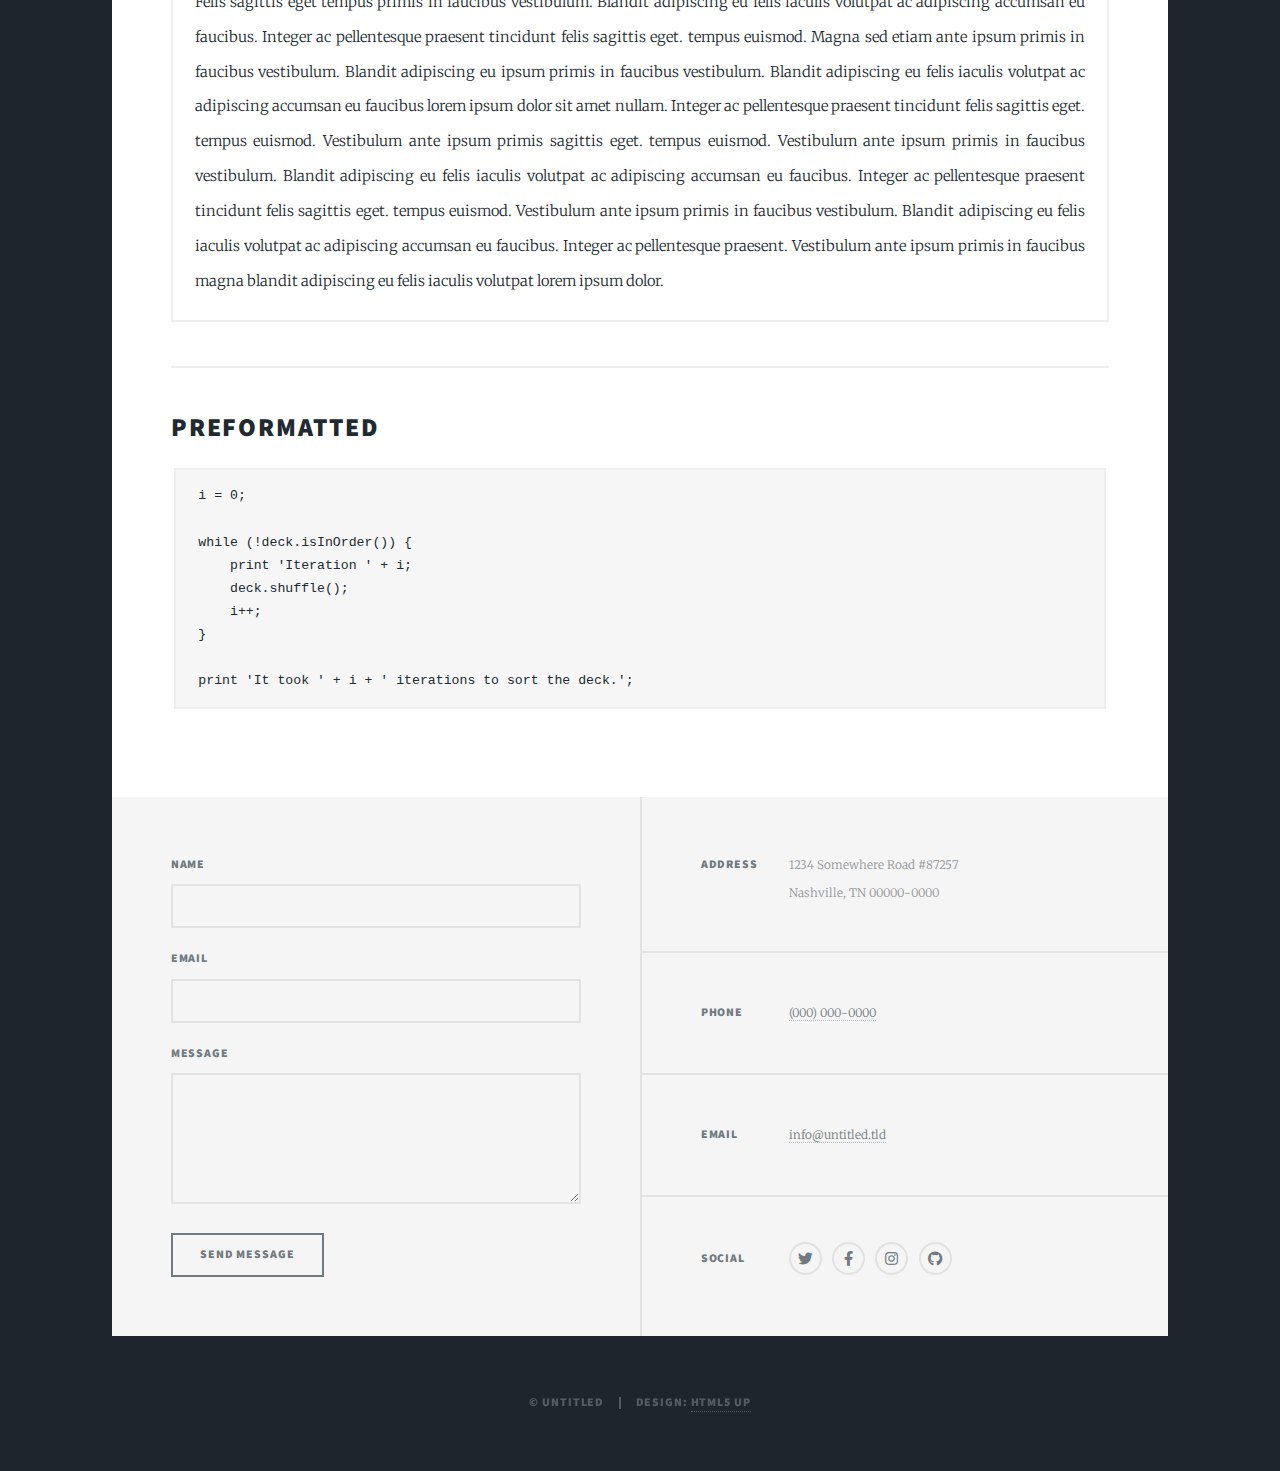
<file: WienmitdemBus - Kopie.html>
<!DOCTYPE HTML>
<!--
	Massively by HTML5 UP
	html5up.net | @ajlkn
	Free for personal and commercial use under the CCA 3.0 license (html5up.net/license)
-->
<html>
	<head>
		<title>Elements Reference - Massively by HTML5 UP</title>
		<meta charset="utf-8" />
		<meta name="viewport" content="width=device-width, initial-scale=1, user-scalable=no" />
		<link rel="stylesheet" href="assets/css/main.css" />
		<noscript><link rel="stylesheet" href="assets/css/noscript.css" /></noscript>
	</head>
	<body class="is-preload">

		<!-- Wrapper -->
			<div id="wrapper">

				<!-- Header -->
					<header id="header">
						<a href="index.html" class="logo">Massively</a>
					</header>

				<!-- Nav -->
					<nav id="nav">
						<ul class="links">
							<li><a href="index.html">This is Massively</a></li>
							<li><a href="generic.html">Generic Page</a></li>
							<li class="active"><a href="elements.html">Elements Reference</a></li>
						</ul>
						<ul class="icons">
							<li><a href="#" class="icon brands fa-twitter"><span class="label">Twitter</span></a></li>
							<li><a href="#" class="icon brands fa-facebook-f"><span class="label">Facebook</span></a></li>
							<li><a href="#" class="icon brands fa-instagram"><span class="label">Instagram</span></a></li>
							<li><a href="#" class="icon brands fa-github"><span class="label">GitHub</span></a></li>
						</ul>
					</nav>

				<!-- Main -->
					<div id="main">

						<!-- Post -->
							<section class="post">
								<header class="major">
									<h1>Elements<br />
									Reference</h1>
								</header>

								<!-- Text stuff -->
									<h2>Text</h2>
									<p>This is <b>bold</b> and this is <strong>strong</strong>. This is <i>italic</i> and this is <em>emphasized</em>.
									This is <sup>superscript</sup> text and this is <sub>subscript</sub> text.
									This is <u>underlined</u> and this is code: <code>for (;;) { ... }</code>.
									Finally, this is a <a href="#">link</a>.</p>
									<hr />
									<h2>Heading Level 2</h2>
									<h3>Heading Level 3</h3>
									<h4>Heading Level 4</h4>
									<h5>Heading Level 5</h5>
									<h6>Heading Level 6</h6>
									<hr />
									<header>
										<h2>Heading with a Subtitle</h2>
										<p>Lorem ipsum dolor sit amet nullam id egestas urna aliquam</p>
									</header>
									<p>Nunc lacinia ante nunc ac lobortis. Interdum adipiscing gravida odio porttitor sem non mi integer non faucibus ornare mi ut ante amet placerat aliquet. Volutpat eu sed ante lacinia sapien lorem accumsan varius montes viverra nibh in adipiscing blandit tempus accumsan.</p>
									<header>
										<h3>Heading with a Subtitle</h3>
										<p>Lorem ipsum dolor sit amet nullam id egestas urna aliquam</p>
									</header>
									<p>Nunc lacinia ante nunc ac lobortis. Interdum adipiscing gravida odio porttitor sem non mi integer non faucibus ornare mi ut ante amet placerat aliquet. Volutpat eu sed ante lacinia sapien lorem accumsan varius montes viverra nibh in adipiscing blandit tempus accumsan.</p>
									<header>
										<h4>Heading with a Subtitle</h4>
										<p>Lorem ipsum dolor sit amet nullam id egestas urna aliquam</p>
									</header>
									<p>Nunc lacinia ante nunc ac lobortis. Interdum adipiscing gravida odio porttitor sem non mi integer non faucibus ornare mi ut ante amet placerat aliquet. Volutpat eu sed ante lacinia sapien lorem accumsan varius montes viverra nibh in adipiscing blandit tempus accumsan.</p>

									<hr />

								<!-- Lists -->
									<h2>Lists</h2>
									<div class="row">
										<div class="col-6 col-12-small">

											<h3>Unordered</h3>
											<ul>
												<li>Dolor pulvinar etiam.</li>
												<li>Sagittis lorem eleifend.</li>
												<li>Felis feugiat dolore viverra.</li>
												<li>Dolor pulvinar etiam.</li>
											</ul>

											<h3>Alternate</h3>
											<ul class="alt">
												<li>Dolor pulvinar etiam etiam.</li>
												<li>Sagittis adipiscing eleifend.</li>
												<li>Felis enim dolore viverra.</li>
												<li>Dolor pulvinar etiam etiam.</li>
											</ul>

										</div>
										<div class="col-6 col-12-small">

											<h3>Ordered</h3>
											<ol>
												<li>Dolor pulvinar etiam.</li>
												<li>Etiam vel felis at viverra.</li>
												<li>Felis enim feugiat magna.</li>
												<li>Etiam vel felis nullam.</li>
												<li>Felis enim et tempus.</li>
											</ol>

											<h3>Icons</h3>
											<ul class="icons">
												<li><a href="#" class="icon brands fa-twitter"><span class="label">Twitter</span></a></li>
												<li><a href="#" class="icon brands fa-facebook-f"><span class="label">Facebook</span></a></li>
												<li><a href="#" class="icon brands fa-instagram"><span class="label">Instagram</span></a></li>
												<li><a href="#" class="icon brands fa-github"><span class="label">Github</span></a></li>
												<li><a href="#" class="icon brands fa-dribbble"><span class="label">Dribbble</span></a></li>
											</ul>
											<ul class="icons alt">
												<li><a href="#" class="icon brands alt fa-twitter"><span class="label">Twitter</span></a></li>
												<li><a href="#" class="icon brands alt fa-facebook-f"><span class="label">Facebook</span></a></li>
												<li><a href="#" class="icon brands alt fa-instagram"><span class="label">Instagram</span></a></li>
												<li><a href="#" class="icon brands alt fa-github"><span class="label">Github</span></a></li>
												<li><a href="#" class="icon brands alt fa-dribbble"><span class="label">Dribbble</span></a></li>
											</ul>

										</div>
									</div>
									<h3>Definition</h3>
									<dl>
										<dt>Item 1</dt>
										<dd>
											<p>Lorem ipsum dolor vestibulum ante ipsum primis in faucibus vestibulum. Blandit adipiscing eu felis iaculis volutpat ac adipiscing accumsan eu faucibus. Integer ac pellentesque praesent.</p>
										</dd>
										<dt>Item 2</dt>
										<dd>
											<p>Lorem ipsum dolor vestibulum ante ipsum primis in faucibus vestibulum. Blandit adipiscing eu felis iaculis volutpat ac adipiscing accumsan eu faucibus. Integer ac pellentesque praesent.</p>
										</dd>
										<dt>Item 3</dt>
										<dd>
											<p>Lorem ipsum dolor vestibulum ante ipsum primis in faucibus vestibulum. Blandit adipiscing eu felis iaculis volutpat ac adipiscing accumsan eu faucibus. Integer ac pellentesque praesent.</p>
										</dd>
									</dl>

									<h3>Actions</h3>
									<ul class="actions">
										<li><a href="#" class="button primary">Primary</a></li>
										<li><a href="#" class="button">Default</a></li>
									</ul>
									<ul class="actions small">
										<li><a href="#" class="button primary small">Small</a></li>
										<li><a href="#" class="button small">Small</a></li>
									</ul>
									<div class="row">
										<div class="col-6 col-12-small">
											<ul class="actions stacked">
												<li><a href="#" class="button primary">Default</a></li>
												<li><a href="#" class="button">Default</a></li>
											</ul>
										</div>
										<div class="col-6 col-12-small">
											<ul class="actions stacked">
												<li><a href="#" class="button primary small">Small</a></li>
												<li><a href="#" class="button small">Small</a></li>
											</ul>
										</div>
									</div>
									<div class="row">
										<div class="col-6 col-12-small">
											<ul class="actions stacked">
												<li><a href="#" class="button primary fit">Default</a></li>
												<li><a href="#" class="button fit">Default</a></li>
											</ul>
										</div>
										<div class="col-6 col-12-small">
											<ul class="actions stacked">
												<li><a href="#" class="button primary small fit">Small</a></li>
												<li><a href="#" class="button small fit">Small</a></li>
											</ul>
										</div>
									</div>

									<hr />

								<!-- Blockquote -->
									<h2>Blockquote</h2>
									<blockquote>Fringilla nisl. Donec accumsan interdum nisi, quis tincidunt felis sagittis eget tempus euismod. Vestibulum ante ipsum primis in faucibus vestibulum. Blandit adipiscing eu felis iaculis volutpat ac adipiscing accumsan faucibus. Vestibulum ante ipsum primis in faucibus vestibulum. Blandit adipiscing eu felis.</blockquote>

									<hr />

								<!-- Table -->
									<h2>Table</h2>

									<h3>Default</h3>
									<div class="table-wrapper">
										<table>
											<thead>
												<tr>
													<th>Name</th>
													<th>Description</th>
													<th>Price</th>
												</tr>
											</thead>
											<tbody>
												<tr>
													<td>Item 1</td>
													<td>Ante turpis integer aliquet porttitor.</td>
													<td>29.99</td>
												</tr>
												<tr>
													<td>Item 2</td>
													<td>Vis ac commodo adipiscing arcu aliquet.</td>
													<td>19.99</td>
												</tr>
												<tr>
													<td>Item 3</td>
													<td> Morbi faucibus arcu accumsan lorem.</td>
													<td>29.99</td>
												</tr>
												<tr>
													<td>Item 4</td>
													<td>Vitae integer tempus condimentum.</td>
													<td>19.99</td>
												</tr>
												<tr>
													<td>Item 5</td>
													<td>Ante turpis integer aliquet porttitor.</td>
													<td>29.99</td>
												</tr>
											</tbody>
											<tfoot>
												<tr>
													<td colspan="2"></td>
													<td>100.00</td>
												</tr>
											</tfoot>
										</table>
									</div>

									<h3>Alternate</h3>
									<div class="table-wrapper">
										<table class="alt">
											<thead>
												<tr>
													<th>Name</th>
													<th>Description</th>
													<th>Price</th>
												</tr>
											</thead>
											<tbody>
												<tr>
													<td>Item 1</td>
													<td>Ante turpis integer aliquet porttitor.</td>
													<td>29.99</td>
												</tr>
												<tr>
													<td>Item 2</td>
													<td>Vis ac commodo adipiscing arcu aliquet.</td>
													<td>19.99</td>
												</tr>
												<tr>
													<td>Item 3</td>
													<td> Morbi faucibus arcu accumsan lorem.</td>
													<td>29.99</td>
												</tr>
												<tr>
													<td>Item 4</td>
													<td>Vitae integer tempus condimentum.</td>
													<td>19.99</td>
												</tr>
												<tr>
													<td>Item 5</td>
													<td>Ante turpis integer aliquet porttitor.</td>
													<td>29.99</td>
												</tr>
											</tbody>
											<tfoot>
												<tr>
													<td colspan="2"></td>
													<td>100.00</td>
												</tr>
											</tfoot>
										</table>
									</div>

									<hr />

								<!-- Buttons -->
									<h2>Buttons</h2>
									<ul class="actions">
										<li><a href="#" class="button primary">Primary</a></li>
										<li><a href="#" class="button">Default</a></li>
									</ul>
									<ul class="actions">
										<li><a href="#" class="button primary large">Large</a></li>
										<li><a href="#" class="button">Default</a></li>
										<li><a href="#" class="button small">Small</a></li>
									</ul>
									<ul class="actions fit">
										<li><a href="#" class="button primary fit">Fit</a></li>
										<li><a href="#" class="button fit">Fit</a></li>
									</ul>
									<ul class="actions fit small">
										<li><a href="#" class="button primary fit small">Fit + Small</a></li>
										<li><a href="#" class="button fit small">Fit + Small</a></li>
									</ul>
									<ul class="actions">
										<li><a href="#" class="button primary icon solid fa-search">Icon</a></li>
										<li><a href="#" class="button icon solid fa-download">Icon</a></li>
									</ul>
									<ul class="actions">
										<li><span class="button primary disabled">Primary</span></li>
										<li><span class="button disabled">Default</span></li>
									</ul>

									<hr />

								<!-- Form -->
									<h2>Form</h2>

									<form method="post" action="#">
										<div class="row gtr-uniform">
											<div class="col-6 col-12-xsmall">
												<input type="text" name="demo-name" id="demo-name" value="" placeholder="Name" />
											</div>
											<div class="col-6 col-12-xsmall">
												<input type="email" name="demo-email" id="demo-email" value="" placeholder="Email" />
											</div>
											<!-- Break -->
											<div class="col-12">
												<select name="demo-category" id="demo-category">
													<option value="">- Category -</option>
													<option value="1">Manufacturing</option>
													<option value="1">Shipping</option>
													<option value="1">Administration</option>
													<option value="1">Human Resources</option>
												</select>
											</div>
											<!-- Break -->
											<div class="col-4 col-12-small">
												<input type="radio" id="demo-priority-low" name="demo-priority" checked>
												<label for="demo-priority-low">Low</label>
											</div>
											<div class="col-4 col-12-small">
												<input type="radio" id="demo-priority-normal" name="demo-priority">
												<label for="demo-priority-normal">Normal</label>
											</div>
											<div class="col-4 col-12-small">
												<input type="radio" id="demo-priority-high" name="demo-priority">
												<label for="demo-priority-high">High</label>
											</div>
											<!-- Break -->
											<div class="col-6 col-12-small">
												<input type="checkbox" id="demo-copy" name="demo-copy">
												<label for="demo-copy">Email me a copy</label>
											</div>
											<div class="col-6 col-12-small">
												<input type="checkbox" id="demo-human" name="demo-human" checked>
												<label for="demo-human">I am a human</label>
											</div>
											<!-- Break -->
											<div class="col-12">
												<textarea name="demo-message" id="demo-message" placeholder="Enter your message" rows="6"></textarea>
											</div>
											<!-- Break -->
											<div class="col-12">
												<ul class="actions">
													<li><input type="submit" value="Send Message" class="primary" /></li>
													<li><input type="reset" value="Reset" /></li>
												</ul>
											</div>
										</div>
									</form>

									<hr />

								<!-- Image -->
									<h2>Image</h2>

									<h3>Fit</h3>
									<span class="image fit"><img src="images/pic01.jpg" alt="" /></span>
									<div class="box alt">
										<div class="row gtr-50 gtr-uniform">
											<div class="col-4"><span class="image fit"><img src="images/pic02.jpg" alt="" /></span></div>
											<div class="col-4"><span class="image fit"><img src="images/pic03.jpg" alt="" /></span></div>
											<div class="col-4"><span class="image fit"><img src="images/pic04.jpg" alt="" /></span></div>
											<!-- Break -->
											<div class="col-4"><span class="image fit"><img src="images/pic04.jpg" alt="" /></span></div>
											<div class="col-4"><span class="image fit"><img src="images/pic02.jpg" alt="" /></span></div>
											<div class="col-4"><span class="image fit"><img src="images/pic03.jpg" alt="" /></span></div>
											<!-- Break -->
											<div class="col-4"><span class="image fit"><img src="images/pic03.jpg" alt="" /></span></div>
											<div class="col-4"><span class="image fit"><img src="images/pic04.jpg" alt="" /></span></div>
											<div class="col-4"><span class="image fit"><img src="images/pic02.jpg" alt="" /></span></div>
										</div>
									</div>

									<h3>Left &amp; Right</h3>
									<p><span class="image left"><img src="images/pic08.jpg" alt="" /></span>Lorem ipsum dolor sit accumsan interdum nisi, quis tincidunt felis sagittis eget. tempus euismod. Vestibulum ante ipsum primis in faucibus vestibulum. Blandit adipiscing eu felis iaculis volutpat ac adipiscing accumsan eu faucibus. Integer ac pellentesque praesent tincidunt felis sagittis eget. tempus euismod. Vestibulum ante ipsum primis sagittis eget. tempus euismod. Vestibulum ante ipsum primis in faucibus vestibulum. Blandit adipiscing eu felis iaculis volutpat ac adipiscing accumsan eu faucibus. Integer ac pellentesque praesent tincidunt felis sagittis eget. tempus euismod. Vestibulum ante ipsum primis in faucibus vestibulum. Blandit adipiscing eu felis iaculis volutpat ac adipiscing accumsan eu faucibus. Integer ac pellentesque praesent. Vestibulum ante ipsum primis in faucibus magna blandit adipiscing eu felis iaculis.</p>
									<p><span class="image right"><img src="images/pic09.jpg" alt="" /></span>Lorem ipsum dolor sit accumsan interdum nisi, quis tincidunt felis sagittis eget. tempus euismod. Vestibulum ante ipsum primis in faucibus vestibulum. Blandit adipiscing eu felis iaculis volutpat ac adipiscing accumsan eu faucibus. Integer ac pellentesque praesent tincidunt felis sagittis eget. tempus euismod. Vestibulum ante ipsum primis sagittis eget. tempus euismod. Vestibulum ante ipsum primis in faucibus vestibulum. Blandit adipiscing eu felis iaculis volutpat ac adipiscing accumsan eu faucibus. Integer ac pellentesque praesent tincidunt felis sagittis eget. tempus euismod. Vestibulum ante ipsum primis in faucibus vestibulum. Blandit adipiscing eu felis iaculis volutpat ac adipiscing accumsan eu faucibus. Integer ac pellentesque praesent. Vestibulum ante ipsum primis in faucibus magna blandit adipiscing eu felis iaculis.</p>

									<hr />

								<!-- Box -->
									<h2>Box</h2>
									<div class="box">
										<p>Felis sagittis eget tempus primis in faucibus vestibulum. Blandit adipiscing eu felis iaculis volutpat ac adipiscing accumsan eu faucibus. Integer ac pellentesque praesent tincidunt felis sagittis eget. tempus euismod. Magna sed etiam ante ipsum primis in faucibus vestibulum. Blandit adipiscing eu ipsum primis in faucibus vestibulum. Blandit adipiscing eu felis iaculis volutpat ac adipiscing accumsan eu faucibus lorem ipsum dolor sit amet nullam. Integer ac pellentesque praesent tincidunt felis sagittis eget. tempus euismod. Vestibulum ante ipsum primis sagittis eget. tempus euismod. Vestibulum ante ipsum primis in faucibus vestibulum. Blandit adipiscing eu felis iaculis volutpat ac adipiscing accumsan eu faucibus. Integer ac pellentesque praesent tincidunt felis sagittis eget. tempus euismod. Vestibulum ante ipsum primis in faucibus vestibulum. Blandit adipiscing eu felis iaculis volutpat ac adipiscing accumsan eu faucibus. Integer ac pellentesque praesent. Vestibulum ante ipsum primis in faucibus magna blandit adipiscing eu felis iaculis volutpat lorem ipsum dolor.</p>
									</div>

									<hr />

								<!-- Preformatted Code -->
									<h2>Preformatted</h2>
									<pre><code>i = 0;

while (!deck.isInOrder()) {
    print 'Iteration ' + i;
    deck.shuffle();
    i++;
}

print 'It took ' + i + ' iterations to sort the deck.';
</code></pre>

							</section>

					</div>

				<!-- Footer -->
					<footer id="footer">
						<section>
							<form method="post" action="#">
								<div class="fields">
									<div class="field">
										<label for="name">Name</label>
										<input type="text" name="name" id="name" />
									</div>
									<div class="field">
										<label for="email">Email</label>
										<input type="text" name="email" id="email" />
									</div>
									<div class="field">
										<label for="message">Message</label>
										<textarea name="message" id="message" rows="3"></textarea>
									</div>
								</div>
								<ul class="actions">
									<li><input type="submit" value="Send Message" /></li>
								</ul>
							</form>
						</section>
						<section class="split contact">
							<section class="alt">
								<h3>Address</h3>
								<p>1234 Somewhere Road #87257<br />
								Nashville, TN 00000-0000</p>
							</section>
							<section>
								<h3>Phone</h3>
								<p><a href="#">(000) 000-0000</a></p>
							</section>
							<section>
								<h3>Email</h3>
								<p><a href="#">info@untitled.tld</a></p>
							</section>
							<section>
								<h3>Social</h3>
								<ul class="icons alt">
									<li><a href="#" class="icon brands alt fa-twitter"><span class="label">Twitter</span></a></li>
									<li><a href="#" class="icon brands alt fa-facebook-f"><span class="label">Facebook</span></a></li>
									<li><a href="#" class="icon brands alt fa-instagram"><span class="label">Instagram</span></a></li>
									<li><a href="#" class="icon brands alt fa-github"><span class="label">GitHub</span></a></li>
								</ul>
							</section>
						</section>
					</footer>

				<!-- Copyright -->
					<div id="copyright">
						<ul><li>&copy; Untitled</li><li>Design: <a href="https://html5up.net">HTML5 UP</a></li></ul>
					</div>

			</div>

		<!-- Scripts -->
			<script src="assets/js/jquery.min.js"></script>
			<script src="assets/js/jquery.scrollex.min.js"></script>
			<script src="assets/js/jquery.scrolly.min.js"></script>
			<script src="assets/js/browser.min.js"></script>
			<script src="assets/js/breakpoints.min.js"></script>
			<script src="assets/js/util.js"></script>
			<script src="assets/js/main.js"></script>

	</body>
</html>
</file>
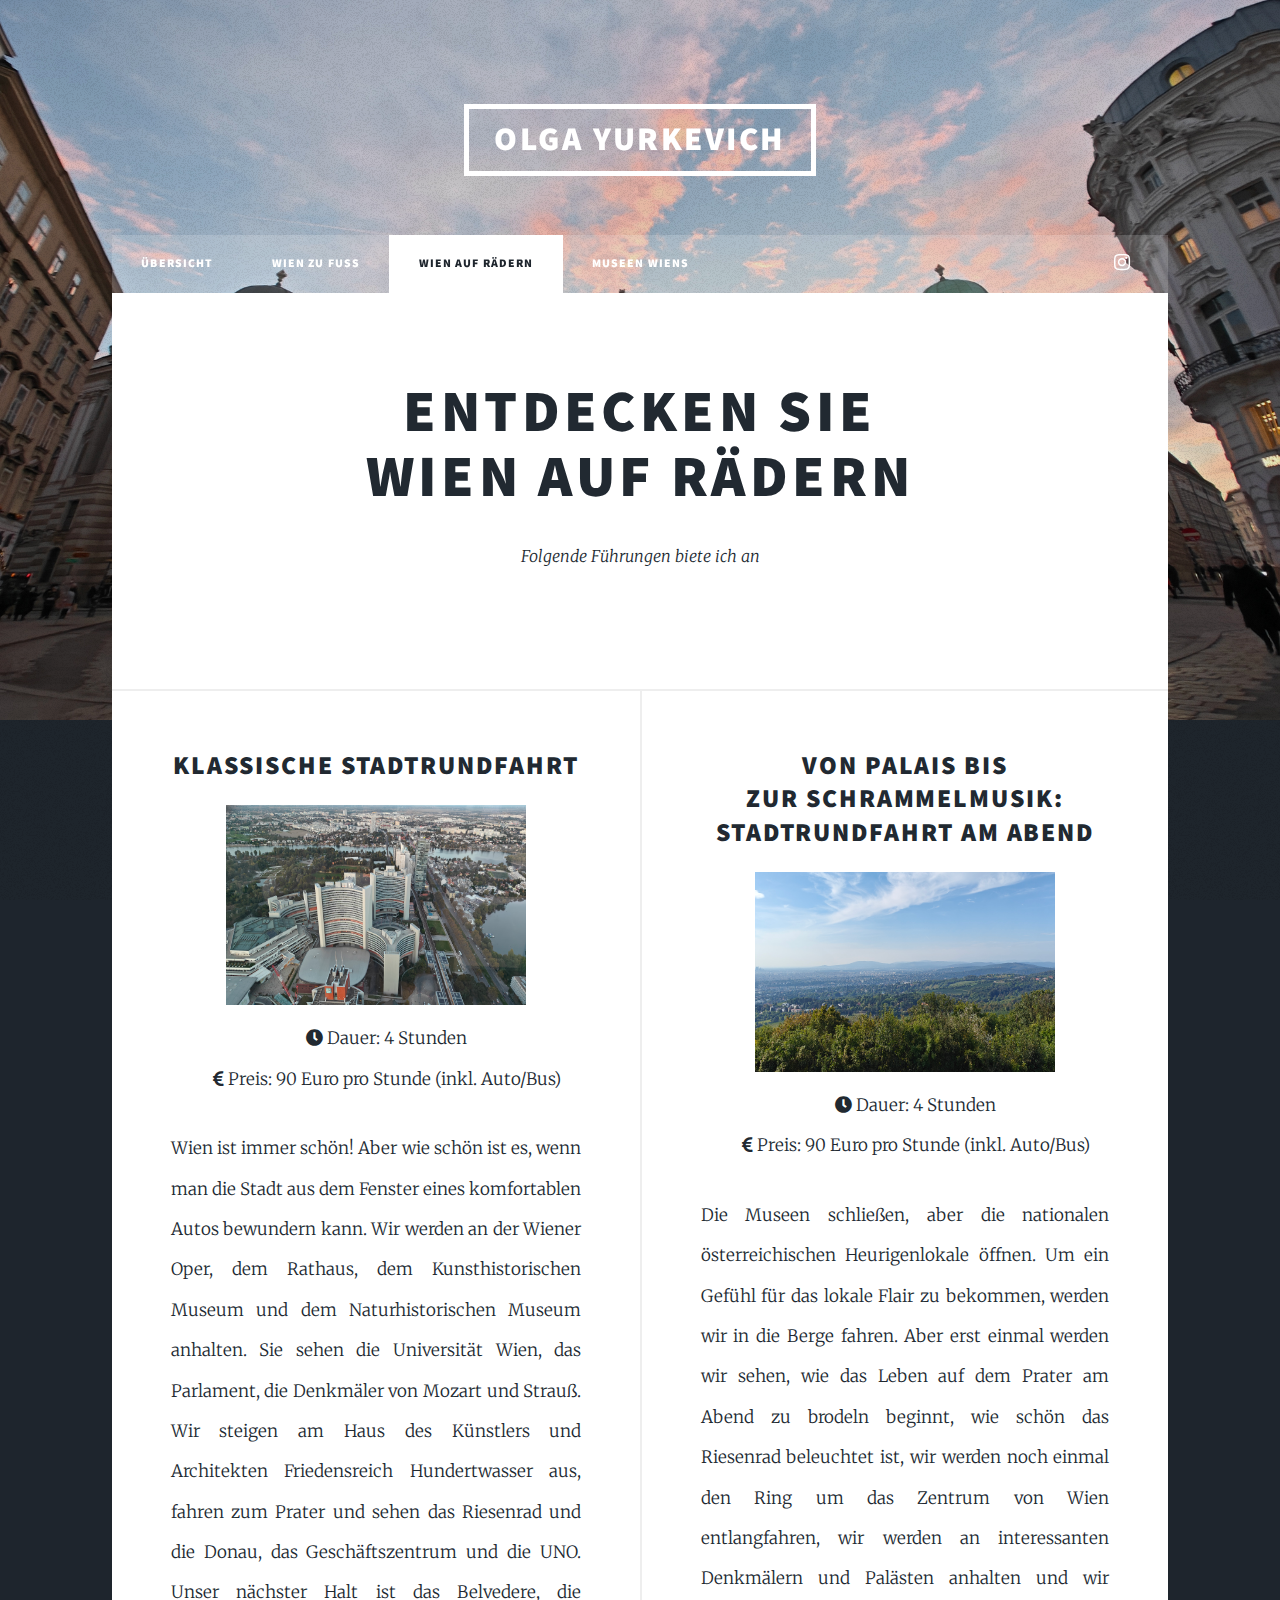
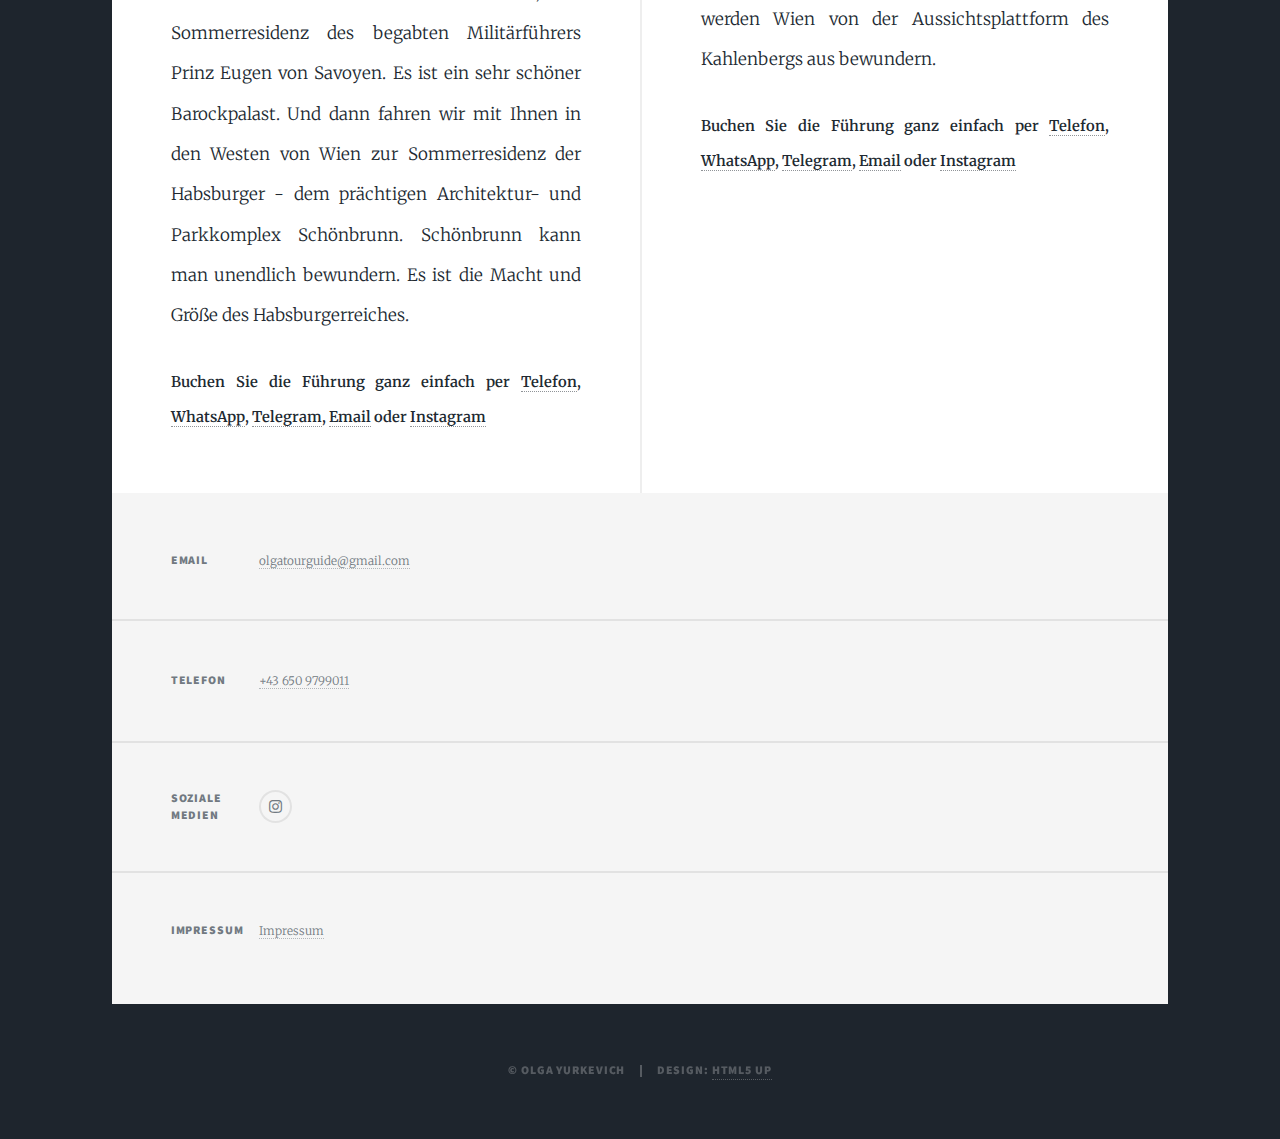
<file: WienmitdemBus.html>
<!DOCTYPE HTML>
<!--
	Massively by HTML5 UP
	html5up.net | @ajlkn
	Free for personal and commercial use under the CCA 3.0 license (html5up.net/license)
-->
<html>
	<head>
		<title>Wien auf Rädern</title>
		<meta charset="utf-8" />
		<meta name="viewport" content="width=device-width, initial-scale=1, user-scalable=no" />
		<link rel="stylesheet" href="assets/css/main.css" />
		<noscript><link rel="stylesheet" href="assets/css/noscript.css" /></noscript>
	</head>
	<body class="is-preload">

		<!-- Wrapper -->
			<div id="wrapper" class="fade-in">

				<!-- Header -->
					<header id="header">
						<a href="index.html" class="logo">Olga Yurkevich</a>
					</header>

				<!-- Nav -->
					<nav id="nav">
						<ul class="links">
							<li><a href="index.html">Übersicht</a></li>
							<li><a href="WienzuFuß.html">Wien zu Fuß</a></li>
							<li class="active"><a href="WienmitdemBus.html">Wien auf Rädern</a></li>
							<li><a href="MuseenWiens.html">Museen Wiens</a></li>
						</ul>
						<ul class="icons">
							<li><a href="https://www.instagram.com/_olgyy/" class="icon brands fa-instagram"><span class="label">Instagram</span></a></li>
						</ul>
					</nav>

				<!-- Main -->
					<div id="main">

						<!-- Post -->
							<section class="post">
								<header class="major">
									<h1>Entdecken Sie<br />
									Wien auf Rädern</h1>
									<p>Folgende Führungen biete ich an</p>
								</header>
							</section>
						<!-- Posts -->
						<section class="posts">
							<article>
								<header>
									<h2>Klassische Stadtrundfahrt</h2>
								</header>
								<img src="images/BusfahrtUNO.jpg" alt="" width="300" height="200"></a>
								<ul class="feature-icons">
									<li class="icon solid fa-clock" style="font-size: 17px;"> Dauer: 4 Stunden</li>
									<li class="icon solid fa-euro-sign" style="font-size: 17px;"> Preis: 90 Euro pro Stunde (inkl. Auto/Bus)</li>
									<style>
										.feature-icons li {
										  list-style: none;
										}
									  </style>
								</ul>
								<p style="font-size: 17px;">Wien ist immer schön! Aber wie schön ist es, wenn man die Stadt aus dem Fenster eines komfortablen Autos bewundern kann. Wir werden an der Wiener Oper, dem Rathaus, dem Kunsthistorischen Museum und dem Naturhistorischen Museum anhalten. Sie sehen die Universität Wien, das Parlament, die Denkmäler von Mozart und Strauß. Wir steigen am Haus des Künstlers und Architekten Friedensreich Hundertwasser aus, fahren zum Prater und sehen das Riesenrad und die Donau, das Geschäftszentrum und die UNO. Unser nächster Halt ist das Belvedere, die Sommerresidenz des begabten Militärführers Prinz Eugen von Savoyen. Es ist ein sehr schöner Barockpalast. Und dann fahren wir mit Ihnen in den Westen von Wien zur Sommerresidenz der Habsburger - dem prächtigen Architektur- und Parkkomplex Schönbrunn. Schönbrunn kann man unendlich bewundern. Es ist die Macht und Größe des Habsburgerreiches.</p>
								<p><b style="border: 10px black;">Buchen Sie die Führung ganz einfach per <a href="tel:436509799011">Telefon</a>, <a href="https://wa.me/436509799011">WhatsApp</a>, <a href="https://t.me/olgyy1">Telegram</a>, <a href="mailto:olgaayur@gmail.com">Email</a> oder <a href="https://www.instagram.com/_olgyy/">Instagram</a></b></p>
							</article>
							<article>
								<header>
									<h2>Von Palais bis <br /> zur Schrammelmusik: Stadtrundfahrt am Abend</h2>
								</header>
								<img src="images/Kahlenberg.jpg" alt="" width="300" height="200"></a>
								<ul class="feature-icons">
									<li class="icon solid fa-clock" style="font-size: 17px;"> Dauer: 4 Stunden</li>
									<li class="icon solid fa-euro-sign" style="font-size: 17px;"> Preis: 90 Euro pro Stunde (inkl. Auto/Bus)</li>
									<style>
										.feature-icons li {
										  list-style: none;
										}
									  </style>
								</ul>
								<p style="font-size: 17px;">Die Museen schließen, aber die nationalen österreichischen Heurigenlokale öffnen. Um ein Gefühl für das lokale Flair zu bekommen, werden wir in die Berge fahren. Aber erst einmal werden wir sehen, wie das Leben auf dem Prater am Abend zu brodeln beginnt, wie schön das Riesenrad beleuchtet ist, wir werden noch einmal den Ring um das Zentrum von Wien entlangfahren, wir werden an interessanten Denkmälern und Palästen anhalten und wir werden Wien von der Aussichtsplattform des Kahlenbergs aus bewundern.</p>
								<p><b style="border: 10px black;">Buchen Sie die Führung ganz einfach per <a href="tel:436509799011">Telefon</a>, <a href="https://wa.me/436509799011">WhatsApp</a>, <a href="https://t.me/olgyy1">Telegram</a>, <a href="mailto:olgaayur@gmail.com">Email</a> oder <a href="https://www.instagram.com/_olgyy/">Instagram</a></b></p>
							</article>
						</section>

					</div>

				<!-- Footer -->
				<footer id="footer">
					<section class="split contact">
						<section class="alt">
								<h3>Email</h3>
								<p><a href="mailto:olgatourguide@gmail.com">olgatourguide@gmail.com</a></p>
							</section>
						<section>
							<h3>Telefon</h3>
							<p><a href="tel:436509799011">+43 650 9799011</a></p>
						</section>
						<section>
							<h3>Soziale Medien</h3>
							<ul class="icons alt">
								<li><a href="https://www.instagram.com/_olgyy/" class="icon brands alt fa-instagram"><span class="label">Instagram</span></a></li>
							</ul>
						</section>
						<section>
							<h3>Impressum</h3>
							<p><a href="Impressum.html">Impressum</a></p>
						</section>
					</section>
				</footer>

			<!-- Copyright -->
				<div id="copyright">
					<ul><li>&copy; Olga Yurkevich</li><li>Design: <a href="https://html5up.net">HTML5 UP</a></li></ul>
				</div>

		</div>

	<!-- Scripts -->
		<script src="assets/js/jquery.min.js"></script>
		<script src="assets/js/jquery.scrollex.min.js"></script>
		<script src="assets/js/jquery.scrolly.min.js"></script>
		<script src="assets/js/browser.min.js"></script>
		<script src="assets/js/breakpoints.min.js"></script>
		<script src="assets/js/util.js"></script>
		<script src="assets/js/main.js"></script>

</body>
</html>
</file>
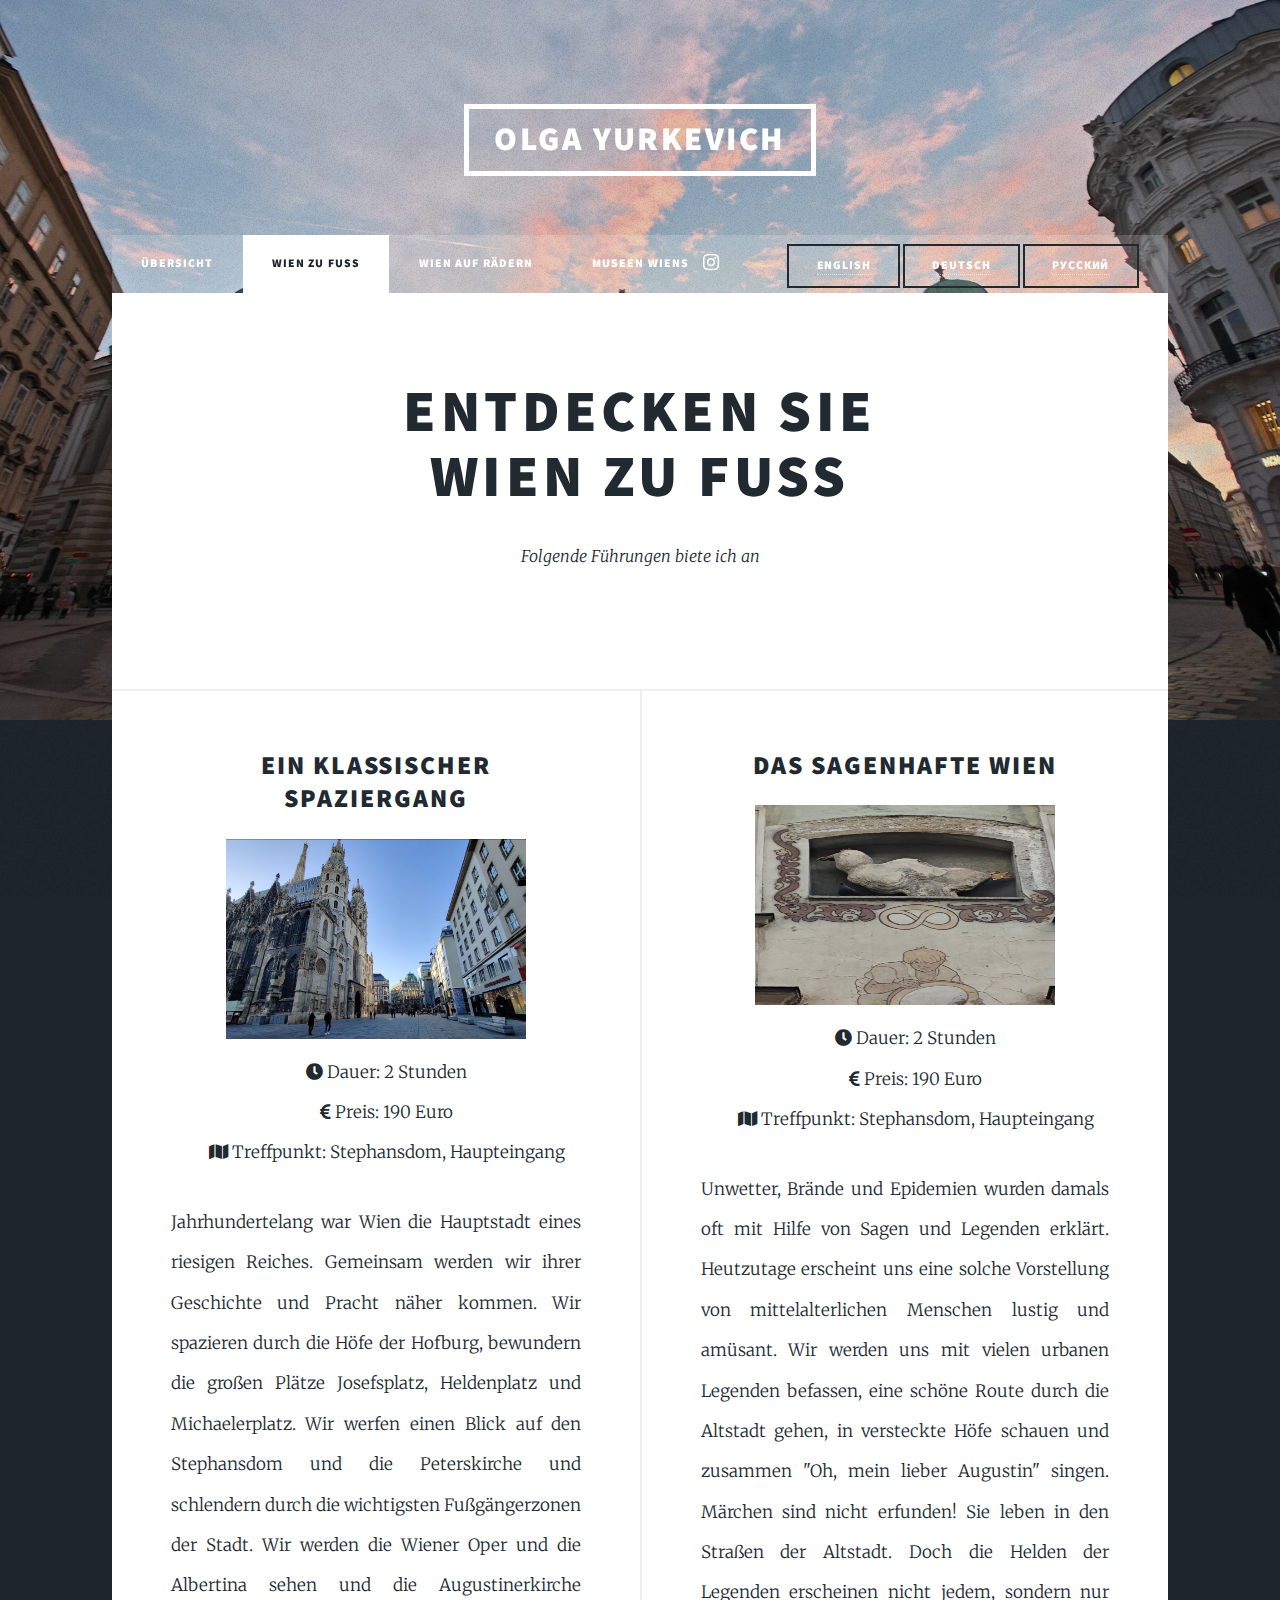
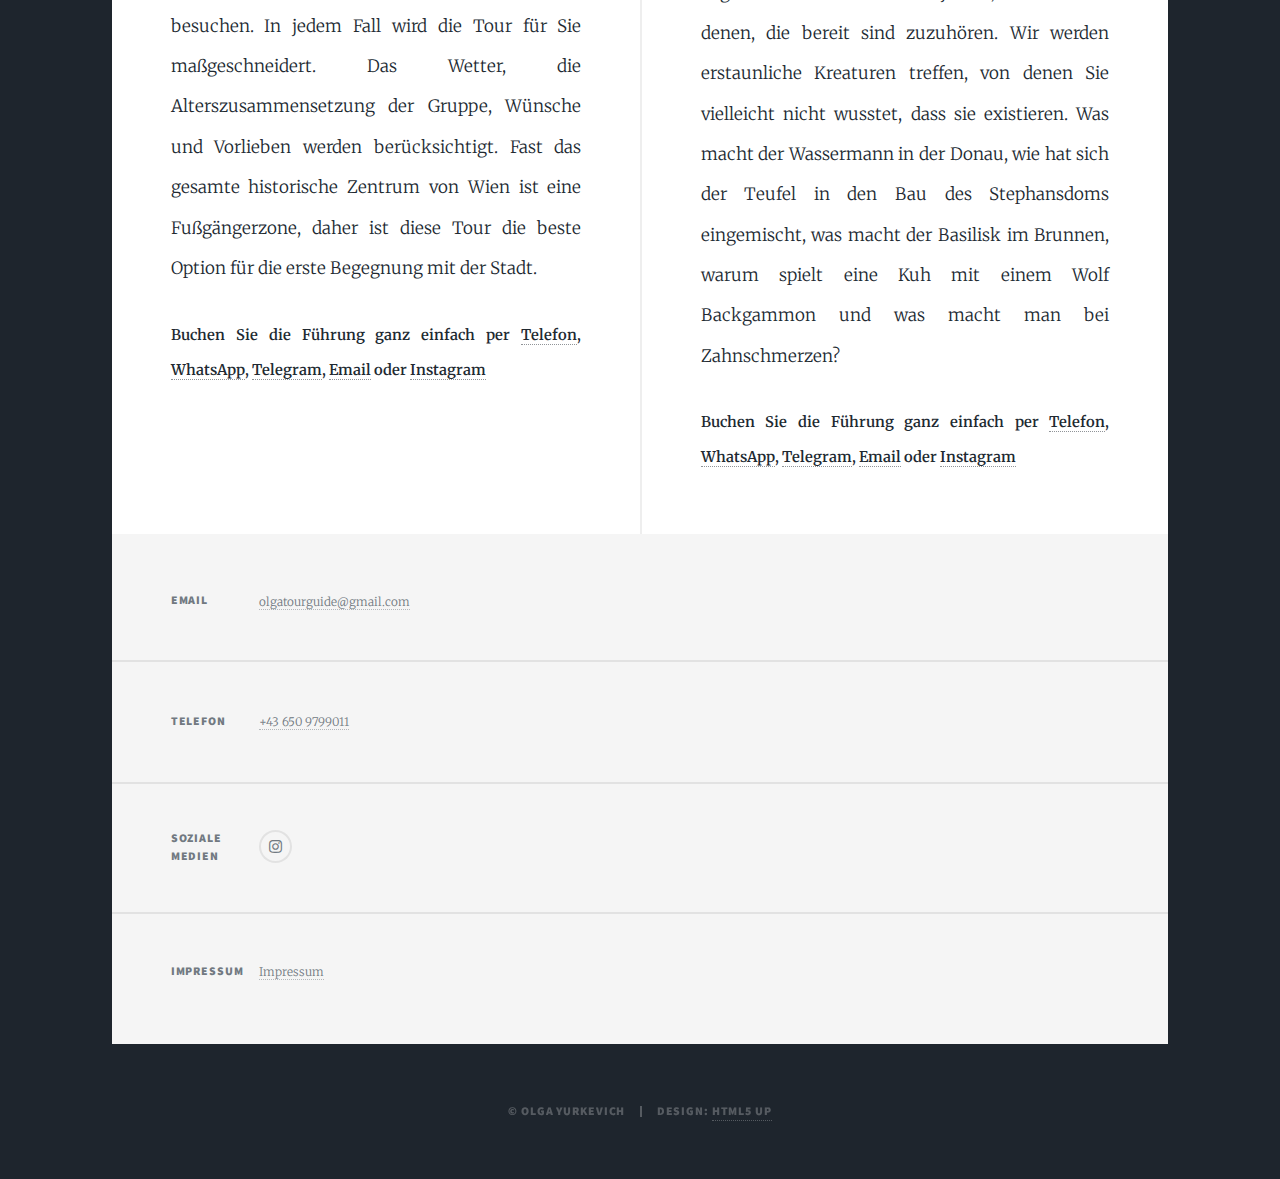
<file: WienzuFuß.html>
<!DOCTYPE HTML>
<!--
	Massively by HTML5 UP
	html5up.net | @ajlkn
	Free for personal and commercial use under the CCA 3.0 license (html5up.net/license)
-->
<html>
	<head>
		<title>Wien zu Fuß</title>
		<meta charset="utf-8" />
		<meta name="viewport" content="width=device-width, initial-scale=1, user-scalable=no" />
		<link rel="stylesheet" href="assets/css/main.css" />
		<noscript><link rel="stylesheet" href="assets/css/noscript.css" /></noscript>
	</head>
	<body class="is-preload">

		<!-- Wrapper -->
			<div id="wrapper" class="fade-in">

				<!-- Header -->
					<header id="header">
						<a href="index.html" class="logo">Olga Yurkevich</a>
					</header>

				<!-- Nav -->
					<nav id="nav">
						<ul class="links">
							<li><a href="index.html">Übersicht</a></li>
							<li class="active"><a href="WienzuFuß.html">Wien zu Fuß</a></li>
							<li><a href="WienmitdemBus.html">Wien auf Rädern</a></li>
							<li><a href="MuseenWiens.html">Museen Wiens</a></li>
						</ul>
	<ul class="icons" style="position: relative; right: 60px;">
							<li><a href="https://www.instagram.com/_olgyy/" class="icon brands fa-instagram"><span class="label">Instagram</span></a></li>
						</ul>
						<div class="lang-switch">
  <button id="en"><p><a href="indexeng.html">English</a></p></button>
  <button id="de"><p><a href="index.html">Deutsch</a></p></button>
	<button id="de"><p><a href="index.html">Русский</a></p></button>
						
					</nav>

				<!-- Main -->
					<div id="main">

						<!-- Post -->
							<section class="post">
								<header class="major">
									<h1>Entdecken Sie<br />
									Wien zu Fuß</h1>
									<p>Folgende Führungen biete ich an</p>
								</header>
							</section>
						<!-- Posts -->
						<section class="posts">
							<article>
								<header>
									<h2>Ein klassischer Spaziergang</h2>
								</header>
								<img src="images/ImperialischesWienFührung.jpg" alt="" width="300" height="200"></a>
								<ul class="feature-icons">
									<li class="icon solid fa-clock" style="font-size: 17px;"> Dauer: 2 Stunden</li>
									<li class="icon solid fa-euro-sign" style="font-size: 17px;"> Preis: 190 Euro</li>
									<li class="icon solid fa-map" style="font-size: 17px;"> Treffpunkt: Stephansdom, Haupteingang</li>
									<style>
										.feature-icons li {
										  list-style: none;
										}
									  </style>
								</ul>
								<p style="font-size: 17px;">Jahrhundertelang war Wien die Hauptstadt eines riesigen Reiches. Gemeinsam werden wir ihrer Geschichte und Pracht näher kommen. Wir spazieren durch die Höfe der Hofburg, bewundern die großen Plätze Josefsplatz, Heldenplatz und Michaelerplatz. Wir werfen einen Blick auf den Stephansdom und die Peterskirche und schlendern durch die wichtigsten Fußgängerzonen der Stadt. Wir werden die Wiener Oper und die Albertina sehen und die Augustinerkirche besuchen. In jedem Fall wird die Tour für Sie maßgeschneidert. Das Wetter, die Alterszusammensetzung der Gruppe, Wünsche und Vorlieben werden berücksichtigt. Fast das gesamte historische Zentrum von Wien ist eine Fußgängerzone, daher ist diese Tour die beste Option für die erste Begegnung mit der Stadt.</p>
								<p><b style="border: 10px black;">Buchen Sie die Führung ganz einfach per <a href="tel:436509799011">Telefon</a>, <a href="https://wa.me/436509799011">WhatsApp</a>, <a href="https://t.me/olgyy1">Telegram</a>, <a href="mailto:olgaayur@gmail.com">Email</a> oder <a href="https://www.instagram.com/_olgyy/">Instagram</a></b></p>
							</article>
							<article>
								<header>
									<h2>Das sagenhafte Wien</h2>
								</header>
								<img src="images/dassagenhafteWien.jpg" alt="" width="300" height="200"></a>
								<ul class="feature-icons">
									<li class="icon solid fa-clock" style="font-size: 17px;"> Dauer: 2 Stunden</li>
									<li class="icon solid fa-euro-sign" style="font-size: 17px;"> Preis: 190 Euro</li>
									<li class="icon solid fa-map" style="font-size: 17px;"> Treffpunkt: Stephansdom, Haupteingang</li>
									<style>
										.feature-icons li {
										  list-style: none;
										}
									  </style>
								</ul>
								<p style="font-size: 17px;">Unwetter, Brände und Epidemien wurden damals oft mit Hilfe von Sagen und Legenden erklärt. Heutzutage erscheint uns eine solche Vorstellung von mittelalterlichen Menschen lustig und amüsant. Wir werden uns mit vielen urbanen Legenden befassen, eine schöne Route durch die Altstadt gehen, in versteckte Höfe schauen und zusammen "Oh, mein lieber Augustin" singen. Märchen sind nicht erfunden! Sie leben in den Straßen der Altstadt. Doch die Helden der Legenden erscheinen nicht jedem, sondern nur denen, die bereit sind zuzuhören. Wir werden erstaunliche Kreaturen treffen, von denen Sie vielleicht nicht wusstet, dass sie existieren.
									Was macht der Wassermann in der Donau, wie hat sich der Teufel in den Bau des Stephansdoms eingemischt, was macht der Basilisk im Brunnen, warum spielt eine Kuh mit einem Wolf Backgammon und was macht man bei Zahnschmerzen?
									</p>
									<p><b style="border: 10px black;">Buchen Sie die Führung ganz einfach per <a href="tel:436509799011">Telefon</a>, <a href="https://wa.me/436509799011">WhatsApp</a>, <a href="https://t.me/olgyy1">Telegram</a>, <a href="mailto:olgaayur@gmail.com">Email</a> oder <a href="https://www.instagram.com/_olgyy/">Instagram</a></b></p>
							</article>
						</section>

					</div>

<!-- Footer -->
<footer id="footer">
	<section class="split contact">
		<section class="alt">
								<h3>Email</h3>
								<p><a href="mailto:olgatourguide@gmail.com">olgatourguide@gmail.com</a></p>
							</section>
		<section>
			<h3>Telefon</h3>
			<p><a href="tel:436509799011">+43 650 9799011</a></p>
		</section>
		<section>
			<h3>Soziale Medien</h3>
			<ul class="icons alt">
				<li><a href="https://www.instagram.com/_olgyy/" class="icon brands alt fa-instagram"><span class="label">Instagram</span></a></li>
			</ul>
		</section>
		<section>
			<h3>Impressum</h3>
			<p><a href="Impressum.html">Impressum</a></p>
		</section>
	</section>
</footer>

			<!-- Copyright -->
				<div id="copyright">
					<ul><li>&copy; Olga Yurkevich</li><li>Design: <a href="https://html5up.net">HTML5 UP</a></li></ul>
				</div>

		</div>

	<!-- Scripts -->
		<script src="assets/js/jquery.min.js"></script>
		<script src="assets/js/jquery.scrollex.min.js"></script>
		<script src="assets/js/jquery.scrolly.min.js"></script>
		<script src="assets/js/browser.min.js"></script>
		<script src="assets/js/breakpoints.min.js"></script>
		<script src="assets/js/util.js"></script>
		<script src="assets/js/main.js"></script>

</body>
</html>
</file>
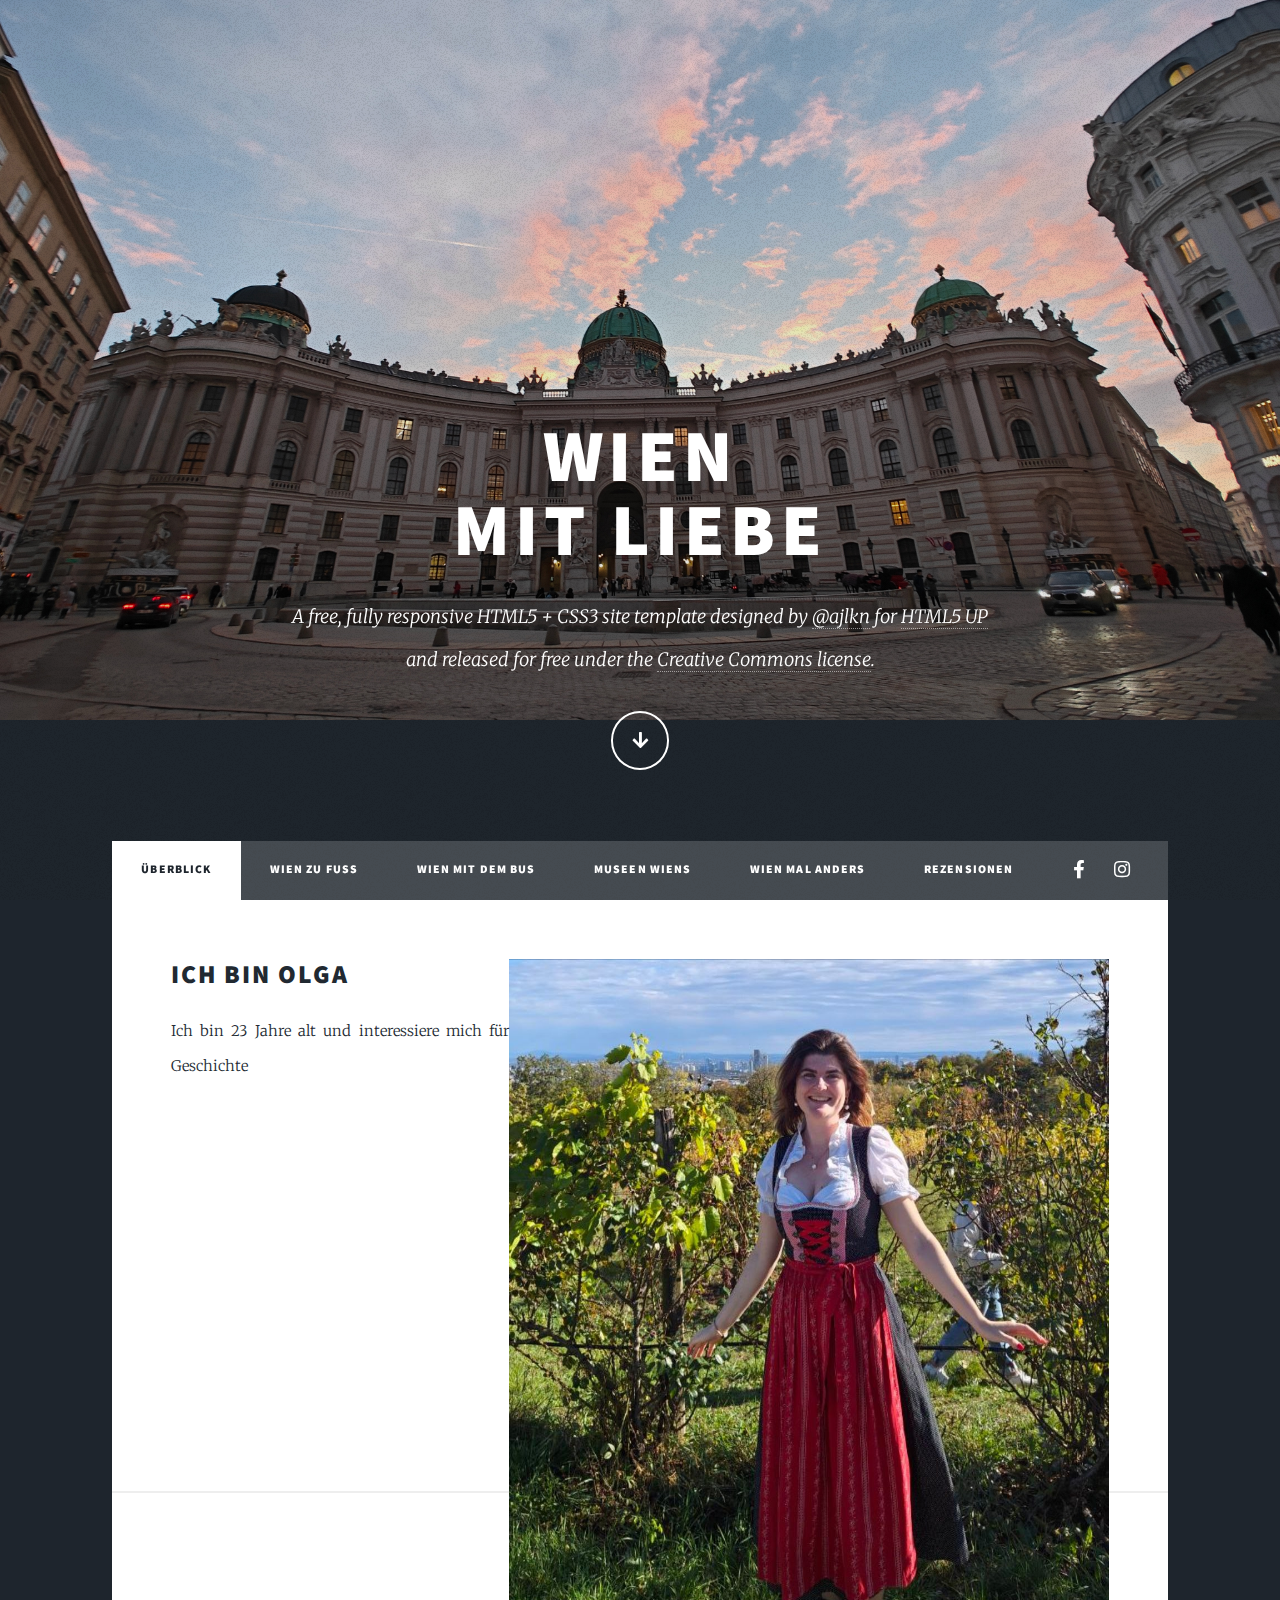
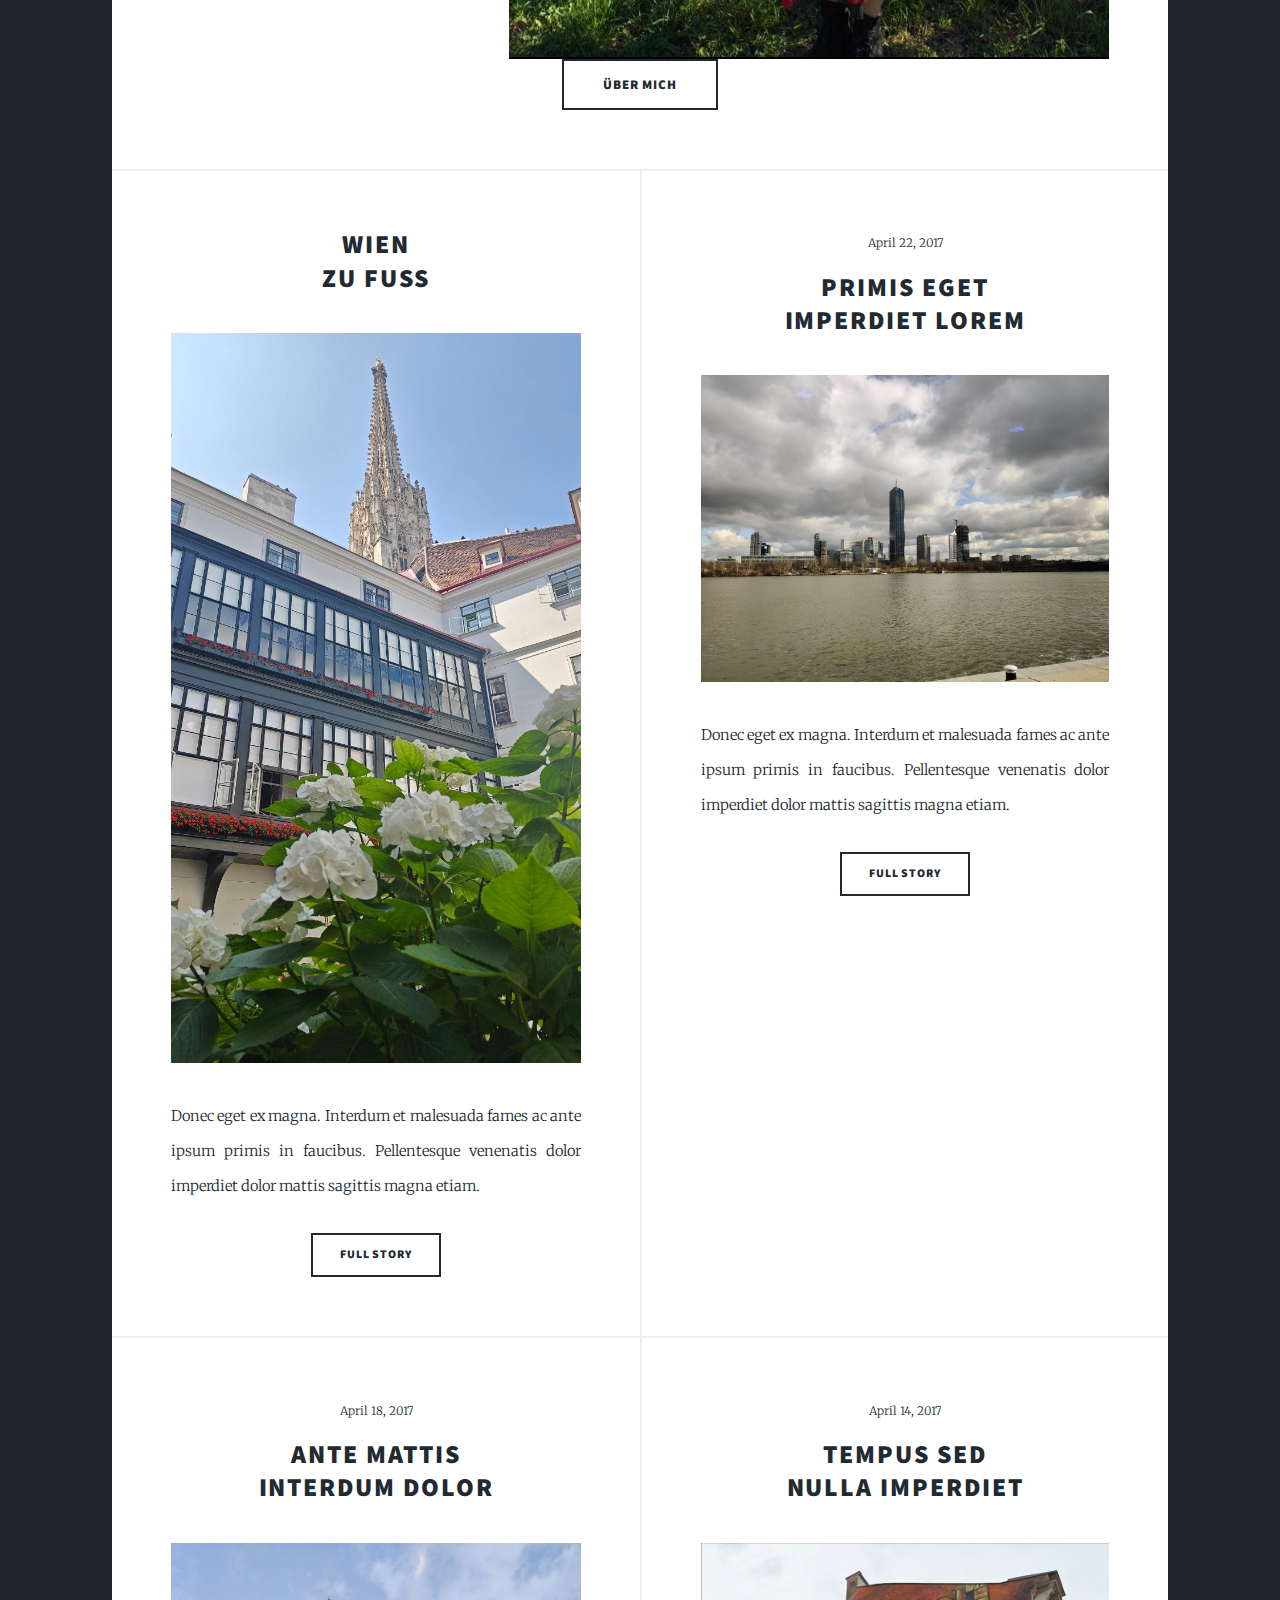
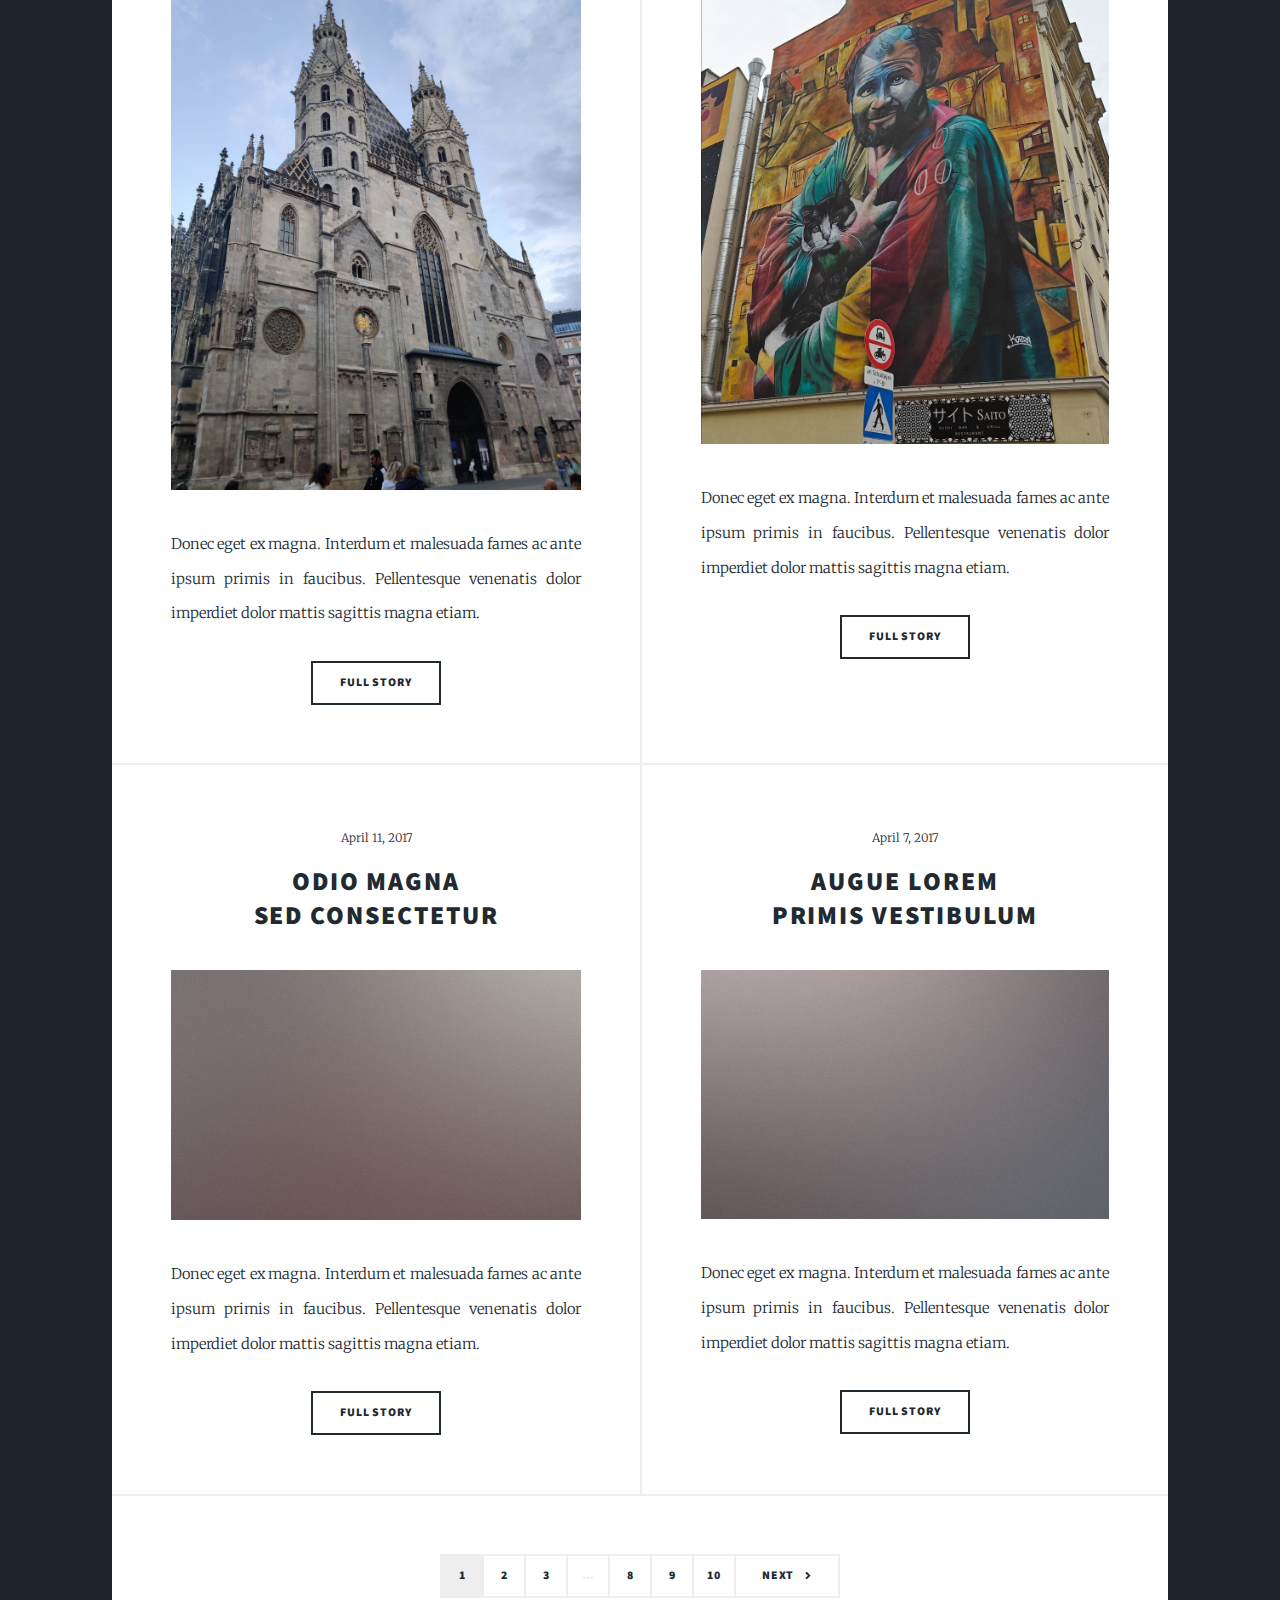
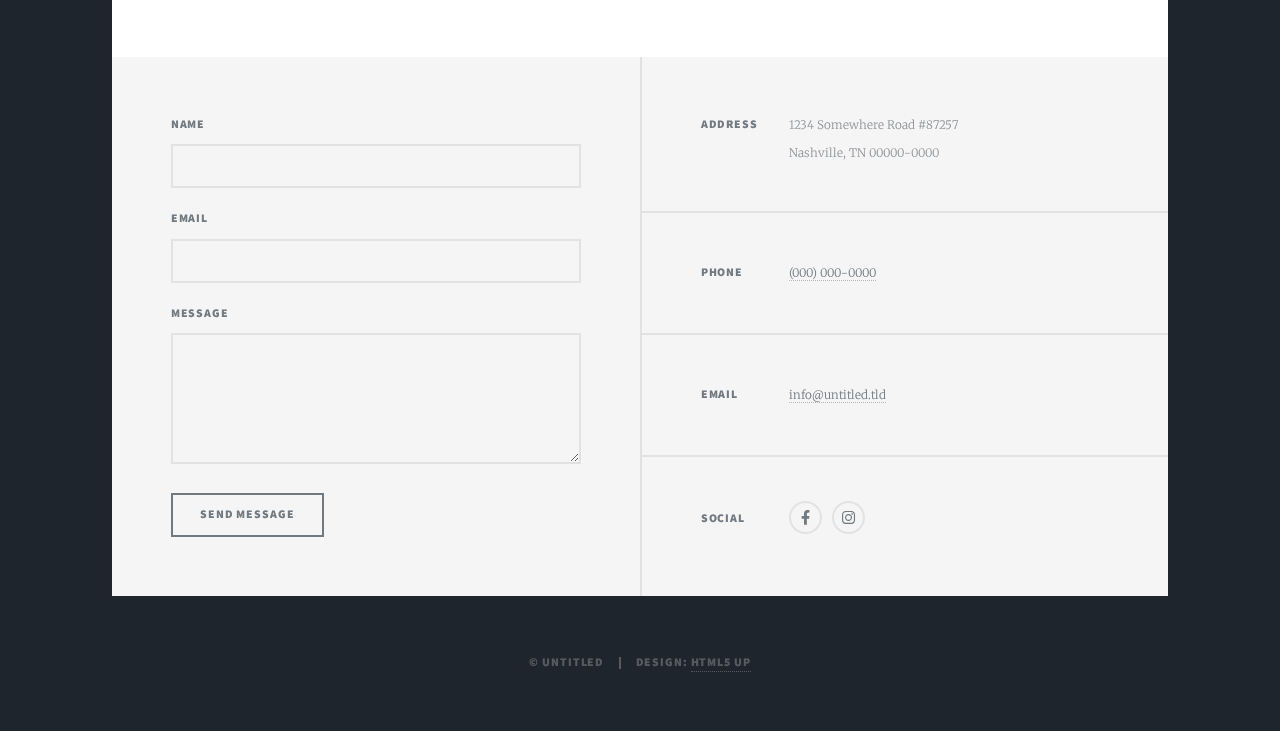
<file: Übersicht.html>
<!DOCTYPE HTML>
<!--
	Massively by HTML5 UP
	html5up.net | @ajlkn
	Free for personal and commercial use under the CCA 3.0 license (html5up.net/license)
-->
<html>
	<head>
		<title>Olga Yurkevich</title>
		<meta charset="utf-8" />
		<meta name="viewport" content="width=device-width, initial-scale=1, user-scalable=no" />
		<link rel="stylesheet" href="assets/css/main.css" />
		<noscript><link rel="stylesheet" href="assets/css/noscript.css" /></noscript>
	</head>
	<body class="is-preload">

		<!-- Wrapper -->
			<div id="wrapper" class="fade-in">

				<!-- Intro -->
					<div id="intro">
						<h1>Wien<br />
						mit Liebe</h1>
						<p>A free, fully responsive HTML5 + CSS3 site template designed by <a href="https://twitter.com/ajlkn">@ajlkn</a> for <a href="https://html5up.net">HTML5 UP</a><br />
						and released for free under the <a href="https://html5up.net/license">Creative Commons license</a>.</p>
						<ul class="actions">
							<li><a href="#header" class="button icon solid solo fa-arrow-down scrolly">Continue</a></li>
						</ul>
					</div>

				<!-- Header -->
					<header id="header">
						<a href="test3website.html" class="logo">Massively</a>
					</header>

				<!-- Nav -->
				<nav id="nav">
					<ul class="links">
						<li class="active"><a href="test3website.html">Überblick</a></li>
						<li><a href="WienzuFuß.html">Wien zu Fuß</a></li>
						<li><a href="WienmitdemBus.html">Wien mit dem Bus</a></li>
						<li><a href="MuseenWiens.html">Museen Wiens</a></li>
						<li><a href="Wienmalanders.html">Wien mal anders</a></li>
						<li><a href="Rezensionen.html">Rezensionen</a></li>
					</ul>
					<ul class="icons">
						<li><a href="#" class="icon brands fa-facebook-f"><span class="label">Facebook</span></a></li>
						<li><a href="#" class="icon brands fa-instagram"><span class="label">Instagram</span></a></li>
					</ul>
				</nav>

				<!-- Main -->
					<div id="main">

						<!-- Featured Post -->
						<body>
							<div class="wrapper">
								<img src="images/pic01.jpg" alt="" style="float: right" width="600" height="700"
								<div class="text-box">
									<h2>Ich bin Olga</h2>
									<p>Ich bin 23 Jahre alt und interessiere mich für Geschichte
										<br />
										<br />
										<br />
										<br />
										<br />
										<br />
										<br />
										<br />
										<br />
										<br />
										<br />
									</p>
								</div>
						</body>	
</article>
							</header>
						<article>
							<ul class="actions special">
									<li><a href="#" class="button large">Über mich</a></li>
								</ul>
							</article>
							</header>
						<!-- Posts -->
							<section class="posts">
								<article>
									<header>
										<h2><a href="#">Wien<br />
										zu Fuß</a></h2>
									</header>
									<a href="#" class="image fit"><img src="images/pic02.jpg" alt="" /></a>
									<p>Donec eget ex magna. Interdum et malesuada fames ac ante ipsum primis in faucibus. Pellentesque venenatis dolor imperdiet dolor mattis sagittis magna etiam.</p>
									<ul class="actions special">
										<li><a href="#" class="button">Full Story</a></li>
									</ul>
								</article>
								<article>
									<header>
										<span class="date">April 22, 2017</span>
										<h2><a href="#">Primis eget<br />
										imperdiet lorem</a></h2>
									</header>
									<a href="#" class="image fit"><img src="images/pic03.jpg" alt="" /></a>
									<p>Donec eget ex magna. Interdum et malesuada fames ac ante ipsum primis in faucibus. Pellentesque venenatis dolor imperdiet dolor mattis sagittis magna etiam.</p>
									<ul class="actions special">
										<li><a href="#" class="button">Full Story</a></li>
									</ul>
								</article>
								<article>
									<header>
										<span class="date">April 18, 2017</span>
										<h2><a href="#">Ante mattis<br />
										interdum dolor</a></h2>
									</header>
									<a href="#" class="image fit"><img src="images/pic04.jpg" alt="" /></a>
									<p>Donec eget ex magna. Interdum et malesuada fames ac ante ipsum primis in faucibus. Pellentesque venenatis dolor imperdiet dolor mattis sagittis magna etiam.</p>
									<ul class="actions special">
										<li><a href="#" class="button">Full Story</a></li>
									</ul>
								</article>
								<article>
									<header>
										<span class="date">April 14, 2017</span>
										<h2><a href="#">Tempus sed<br />
										nulla imperdiet</a></h2>
									</header>
									<a href="#" class="image fit"><img src="images/pic05.jpg" alt="" /></a>
									<p>Donec eget ex magna. Interdum et malesuada fames ac ante ipsum primis in faucibus. Pellentesque venenatis dolor imperdiet dolor mattis sagittis magna etiam.</p>
									<ul class="actions special">
										<li><a href="#" class="button">Full Story</a></li>
									</ul>
								</article>
								<article>
									<header>
										<span class="date">April 11, 2017</span>
										<h2><a href="#">Odio magna<br />
										sed consectetur</a></h2>
									</header>
									<a href="#" class="image fit"><img src="images/pic06.jpg" alt="" /></a>
									<p>Donec eget ex magna. Interdum et malesuada fames ac ante ipsum primis in faucibus. Pellentesque venenatis dolor imperdiet dolor mattis sagittis magna etiam.</p>
									<ul class="actions special">
										<li><a href="#" class="button">Full Story</a></li>
									</ul>
								</article>
								<article>
									<header>
										<span class="date">April 7, 2017</span>
										<h2><a href="#">Augue lorem<br />
										primis vestibulum</a></h2>
									</header>
									<a href="#" class="image fit"><img src="images/pic07.jpg" alt="" /></a>
									<p>Donec eget ex magna. Interdum et malesuada fames ac ante ipsum primis in faucibus. Pellentesque venenatis dolor imperdiet dolor mattis sagittis magna etiam.</p>
									<ul class="actions special">
										<li><a href="#" class="button">Full Story</a></li>
									</ul>
								</article>
							</section>

						<!-- Footer -->
							<footer>
								<div class="pagination">
									<!--<a href="#" class="previous">Prev</a>-->
									<a href="#" class="page active">1</a>
									<a href="#" class="page">2</a>
									<a href="#" class="page">3</a>
									<span class="extra">&hellip;</span>
									<a href="#" class="page">8</a>
									<a href="#" class="page">9</a>
									<a href="#" class="page">10</a>
									<a href="#" class="next">Next</a>
								</div>
							</div>
							</footer>

					</div>

				<!-- Footer -->
					<footer id="footer">
						<section>
							<form method="post" action="#">
								<div class="fields">
									<div class="field">
										<label for="name">Name</label>
										<input type="text" name="name" id="name" />
									</div>
									<div class="field">
										<label for="email">Email</label>
										<input type="text" name="email" id="email" />
									</div>
									<div class="field">
										<label for="message">Message</label>
										<textarea name="message" id="message" rows="3"></textarea>
									</div>
								</div>
								<ul class="actions">
									<li><input type="submit" value="Send Message" /></li>
								</ul>
							</form>
						</section>
						<section class="split contact">
							<section class="alt">
								<h3>Address</h3>
								<p>1234 Somewhere Road #87257<br />
								Nashville, TN 00000-0000</p>
							</section>
							<section>
								<h3>Phone</h3>
								<p><a href="#">(000) 000-0000</a></p>
							</section>
							<section>
								<h3>Email</h3>
								<p><a href="#">info@untitled.tld</a></p>
							</section>
							<section>
								<h3>Social</h3>
								<ul class="icons alt">
									<li><a href="#" class="icon brands alt fa-facebook-f"><span class="label">Facebook</span></a></li>
									<li><a href="#" class="icon brands alt fa-instagram"><span class="label">Instagram</span></a></li>
								</ul>
							</section>
						</section>
					</footer>

				<!-- Copyright -->
					<div id="copyright">
						<ul><li>&copy; Untitled</li><li>Design: <a href="https://html5up.net">HTML5 UP</a></li></ul>
					</div>

			</div>

		<!-- Scripts -->
			<script src="assets/js/jquery.min.js"></script>
			<script src="assets/js/jquery.scrollex.min.js"></script>
			<script src="assets/js/jquery.scrolly.min.js"></script>
			<script src="assets/js/browser.min.js"></script>
			<script src="assets/js/breakpoints.min.js"></script>
			<script src="assets/js/util.js"></script>
			<script src="assets/js/main.js"></script>

	</body>
</html>
</file>
<file: assets/css/main.css>
@import url(fontawesome-all.min.css);
@import url("https://fonts.googleapis.com/css?family=Merriweather:300,700,300italic,700italic|Source+Sans+Pro:900");

/*
	Massively by HTML5 UP
	html5up.net | @ajlkn
	Free for personal and commercial use under the CCA 3.0 license (html5up.net/license)
*/

html, body, div, span, applet, object,
iframe, h1, h2, h3, h4, h5, h6, p, blockquote,
pre, a, abbr, acronym, address, big, cite,
code, del, dfn, em, img, ins, kbd, q, s, samp,
small, strike, strong, sub, sup, tt, var, b,
u, i, center, dl, dt, dd, ol, ul, li, fieldset,
form, label, legend, table, caption, tbody,
tfoot, thead, tr, th, td, article, aside,
canvas, details, embed, figure, figcaption,
footer, header, hgroup, menu, nav, output, ruby,
section, summary, time, mark, audio, video {
	margin: 0;
	padding: 0;
	border: 0;
	font-size: 100%;
	font: inherit;
	vertical-align: baseline;}

article, aside, details, figcaption, figure,
footer, header, hgroup, menu, nav, section {
	display: block;}

body {
	line-height: 1;
}

ol, ul {
	list-style: none;
}

blockquote, q {
	quotes: none;
}

	blockquote:before, blockquote:after, q:before, q:after {
		content: '';
		content: none;
	}

table {
	border-collapse: collapse;
	border-spacing: 0;
}

body {
	-webkit-text-size-adjust: none;
}

mark {
	background-color: transparent;
	color: inherit;
}

input::-moz-focus-inner {
	border: 0;
	padding: 0;
}

input, select, textarea {
	-moz-appearance: none;
	-webkit-appearance: none;
	-ms-appearance: none;
	appearance: none;
}

/* Basic */

	@-ms-viewport {
		width: device-width;
	}

	body {
		-ms-overflow-style: scrollbar;
	}

	@media screen and (max-width: 480px) {

		html, body {
			min-width: 320px;
		}

	}

	html {
		box-sizing: border-box;
	}

	*, *:before, *:after {
		box-sizing: inherit;
	}

	body {
		background-color: #1e252d;
	}

		body.is-preload *, body.is-preload *:before, body.is-preload *:after {
			-moz-animation: none !important;
			-webkit-animation: none !important;
			-ms-animation: none !important;
			animation: none !important;
			-moz-transition: none !important;
			-webkit-transition: none !important;
			-ms-transition: none !important;
			transition: none !important;
		}

/* Type */

	html {
		font-size: 16pt;
	}

		@media screen and (max-width: 1680px) {

			html {
				font-size: 12pt;
			}

		}

		@media screen and (max-width: 1280px) {

			html {
				font-size: 11pt;
			}

		}

		@media screen and (max-width: 360px) {

			html {
				font-size: 10pt;
			}

		}

	body {
		color: #212931;
	}

	body, input, select, textarea {
		font-family: "Merriweather", Georgia, serif;
		font-weight: 300;
		font-size: 1rem;
		line-height: 2.375;
	}

	a {
		-moz-transition: color 0.2s ease-in-out, background-color 0.2s ease-in-out, border-color 0.2s ease-in-out, box-shadow 0.2s ease-in-out;
		-webkit-transition: color 0.2s ease-in-out, background-color 0.2s ease-in-out, border-color 0.2s ease-in-out, box-shadow 0.2s ease-in-out;
		-ms-transition: color 0.2s ease-in-out, background-color 0.2s ease-in-out, border-color 0.2s ease-in-out, box-shadow 0.2s ease-in-out;
		transition: color 0.2s ease-in-out, background-color 0.2s ease-in-out, border-color 0.2s ease-in-out, box-shadow 0.2s ease-in-out;
		border-bottom: dotted 1px;
		text-decoration: none;
	}

		a:hover {
			border-bottom-color: transparent;
		}

	strong, b {
		font-weight: 600;
	}

	em, i {
		font-style: italic;
	}

	p {
		text-align: justify;
		margin: 0 0 2rem 0;
	}

	h1, h2, h3, h4, h5, h6 {
		font-family: "Source Sans Pro", Helvetica, sans-serif;
		font-weight: 900;
		line-height: 1.5;
		letter-spacing: 0.075em;
		text-transform: uppercase;
		margin: 0 0 1rem 0;
	}

		h1 a, h2 a, h3 a, h4 a, h5 a, h6 a {
			border-bottom: 0;
			color: inherit;
			text-decoration: none;
		}

	h1 {
		font-size: 4rem;
		line-height: 1.1;
		margin: 0 0 2rem 0;
	}

	h2 {
		font-size: 1.75rem;
		line-height: 1.3;
		margin: 0 0 1.5rem 0;
	}

	h3 {
		font-size: 1.25rem;
		margin: 0 0 1.5rem 0;
	}

	h4 {
		font-size: 1rem;
	}

	h5 {
		font-size: 0.9rem;
	}

	h6 {
		font-size: 0.8rem;
	}

	sub {
		font-size: 0.8rem;
		position: relative;
		top: 0.5rem;
	}

	sup {
		font-size: 0.8rem;
		position: relative;
		top: -0.5rem;
	}

	blockquote {
		border-left: solid 4px;
		font-style: italic;
		margin: 0 0 2rem 0;
		padding: 0.5rem 0 0.5rem 2rem;
	}

	code {
		border: solid 2px;
		font-family: "Courier New", monospace;
		font-size: 0.9rem;
		margin: 0 0.25rem;
		padding: 0.25rem 0.65rem;
	}

	pre {
		-webkit-overflow-scrolling: touch;
		font-family: "Courier New", monospace;
		font-size: 0.9rem;
		margin: 0 0 2rem 0;
	}

		pre code {
			display: block;
			line-height: 1.75;
			padding: 1rem 1.5rem;
			overflow-x: auto;
		}

	hr {
		border: 0;
		border-bottom: solid 2px;
		margin: 3rem 0;
	}

		hr.major {
			margin: 5rem 0;
		}

	.align-left {
		text-align: left;
	}

	.align-center {
		text-align: center;
	}

	.align-right {
		text-align: right;
	}

	input, select, textarea {
		color: #212931;
	}

	a {
		color: #212931;
		border-bottom-color: rgba(33, 41, 49, 0.5);
	}

		a:hover {
			border-bottom-color: transparent;
			color: #18bfef !important;
		}

	strong, b {
		color: #212931;
	}

	h1, h2, h3, h4, h5, h6 {
		color: #212931;
	}

	blockquote {
		border-left-color: #eeeeee;
	}

	code {
		background: rgba(220, 220, 220, 0.25);
		border-color: #eeeeee;
	}

	hr {
		border-bottom-color: #eeeeee;
	}

/* Row */

	.row {
		display: flex;
		flex-wrap: wrap;
		box-sizing: border-box;
		align-items: stretch;
	}

		.row > * {
			box-sizing: border-box;
		}

		.row.gtr-uniform > * > :last-child {
			margin-bottom: 0;
		}

		.row.aln-left {
			justify-content: flex-start;
		}

		.row.aln-center {
			justify-content: center;
		}

		.row.aln-right {
			justify-content: flex-end;
		}

		.row.aln-top {
			align-items: flex-start;
		}

		.row.aln-middle {
			align-items: center;
		}

		.row.aln-bottom {
			align-items: flex-end;
		}

		.row > .imp {
			order: -1;
		}

		.row > .col-1 {
			width: 8.33333%;
		}

		.row > .off-1 {
			margin-left: 8.33333%;
		}

		.row > .col-2 {
			width: 16.66667%;
		}

		.row > .off-2 {
			margin-left: 16.66667%;
		}

		.row > .col-3 {
			width: 25%;
		}

		.row > .off-3 {
			margin-left: 25%;
		}

		.row > .col-4 {
			width: 33.33333%;
		}

		.row > .off-4 {
			margin-left: 33.33333%;
		}

		.row > .col-5 {
			width: 41.66667%;
		}

		.row > .off-5 {
			margin-left: 41.66667%;
		}

		.row > .col-6 {
			width: 50%;
		}

		.row > .off-6 {
			margin-left: 50%;
		}

		.row > .col-7 {
			width: 58.33333%;
		}

		.row > .off-7 {
			margin-left: 58.33333%;
		}

		.row > .col-8 {
			width: 66.66667%;
		}

		.row > .off-8 {
			margin-left: 66.66667%;
		}

		.row > .col-9 {
			width: 75%;
		}

		.row > .off-9 {
			margin-left: 75%;
		}

		.row > .col-10 {
			width: 83.33333%;
		}

		.row > .off-10 {
			margin-left: 83.33333%;
		}

		.row > .col-11 {
			width: 91.66667%;
		}

		.row > .off-11 {
			margin-left: 91.66667%;
		}

		.row > .col-12 {
			width: 100%;
		}

		.row > .off-12 {
			margin-left: 100%;
		}

		.row.gtr-0 {
			margin-top: 0;
			margin-left: 0rem;
		}

			.row.gtr-0 > * {
				padding: 0 0 0 0rem;
			}

			.row.gtr-0.gtr-uniform {
				margin-top: 0rem;
			}

				.row.gtr-0.gtr-uniform > * {
					padding-top: 0rem;
				}

		.row.gtr-25 {
			margin-top: 0;
			margin-left: -0.375rem;
		}

			.row.gtr-25 > * {
				padding: 0 0 0 0.375rem;
			}

			.row.gtr-25.gtr-uniform {
				margin-top: -0.375rem;
			}

				.row.gtr-25.gtr-uniform > * {
					padding-top: 0.375rem;
				}

		.row.gtr-50 {
			margin-top: 0;
			margin-left: -0.75rem;
		}

			.row.gtr-50 > * {
				padding: 0 0 0 0.75rem;
			}

			.row.gtr-50.gtr-uniform {
				margin-top: -0.75rem;
			}

				.row.gtr-50.gtr-uniform > * {
					padding-top: 0.75rem;
				}

		.row {
			margin-top: 0;
			margin-left: -1.5rem;
		}

			.row > * {
				padding: 0 0 0 1.5rem;
			}

			.row.gtr-uniform {
				margin-top: -1.5rem;
			}

				.row.gtr-uniform > * {
					padding-top: 1.5rem;
				}

		.row.gtr-150 {
			margin-top: 0;
			margin-left: -2.25rem;
		}

			.row.gtr-150 > * {
				padding: 0 0 0 2.25rem;
			}

			.row.gtr-150.gtr-uniform {
				margin-top: -2.25rem;
			}

				.row.gtr-150.gtr-uniform > * {
					padding-top: 2.25rem;
				}

		.row.gtr-200 {
			margin-top: 0;
			margin-left: -3rem;
		}

			.row.gtr-200 > * {
				padding: 0 0 0 3rem;
			}

			.row.gtr-200.gtr-uniform {
				margin-top: -3rem;
			}

				.row.gtr-200.gtr-uniform > * {
					padding-top: 3rem;
				}

		@media screen and (max-width: 1680px) {

			.row {
				display: flex;
				flex-wrap: wrap;
				box-sizing: border-box;
				align-items: stretch;
			}

				.row > * {
					box-sizing: border-box;
				}

				.row.gtr-uniform > * > :last-child {
					margin-bottom: 0;
				}

				.row.aln-left {
					justify-content: flex-start;
				}

				.row.aln-center {
					justify-content: center;
				}

				.row.aln-right {
					justify-content: flex-end;
				}

				.row.aln-top {
					align-items: flex-start;
				}

				.row.aln-middle {
					align-items: center;
				}

				.row.aln-bottom {
					align-items: flex-end;
				}

				.row > .imp-xlarge {
					order: -1;
				}

				.row > .col-1-xlarge {
					width: 8.33333%;
				}

				.row > .off-1-xlarge {
					margin-left: 8.33333%;
				}

				.row > .col-2-xlarge {
					width: 16.66667%;
				}

				.row > .off-2-xlarge {
					margin-left: 16.66667%;
				}

				.row > .col-3-xlarge {
					width: 25%;
				}

				.row > .off-3-xlarge {
					margin-left: 25%;
				}

				.row > .col-4-xlarge {
					width: 33.33333%;
				}

				.row > .off-4-xlarge {
					margin-left: 33.33333%;
				}

				.row > .col-5-xlarge {
					width: 41.66667%;
				}

				.row > .off-5-xlarge {
					margin-left: 41.66667%;
				}

				.row > .col-6-xlarge {
					width: 50%;
				}

				.row > .off-6-xlarge {
					margin-left: 50%;
				}

				.row > .col-7-xlarge {
					width: 58.33333%;
				}

				.row > .off-7-xlarge {
					margin-left: 58.33333%;
				}

				.row > .col-8-xlarge {
					width: 66.66667%;
				}

				.row > .off-8-xlarge {
					margin-left: 66.66667%;
				}

				.row > .col-9-xlarge {
					width: 75%;
				}

				.row > .off-9-xlarge {
					margin-left: 75%;
				}

				.row > .col-10-xlarge {
					width: 83.33333%;
				}

				.row > .off-10-xlarge {
					margin-left: 83.33333%;
				}

				.row > .col-11-xlarge {
					width: 91.66667%;
				}

				.row > .off-11-xlarge {
					margin-left: 91.66667%;
				}

				.row > .col-12-xlarge {
					width: 100%;
				}

				.row > .off-12-xlarge {
					margin-left: 100%;
				}

				.row.gtr-0 {
					margin-top: 0;
					margin-left: 0rem;
				}

					.row.gtr-0 > * {
						padding: 0 0 0 0rem;
					}

					.row.gtr-0.gtr-uniform {
						margin-top: 0rem;
					}

						.row.gtr-0.gtr-uniform > * {
							padding-top: 0rem;
						}

				.row.gtr-25 {
					margin-top: 0;
					margin-left: -0.375rem;
				}

					.row.gtr-25 > * {
						padding: 0 0 0 0.375rem;
					}

					.row.gtr-25.gtr-uniform {
						margin-top: -0.375rem;
					}

						.row.gtr-25.gtr-uniform > * {
							padding-top: 0.375rem;
						}

				.row.gtr-50 {
					margin-top: 0;
					margin-left: -0.75rem;
				}

					.row.gtr-50 > * {
						padding: 0 0 0 0.75rem;
					}

					.row.gtr-50.gtr-uniform {
						margin-top: -0.75rem;
					}

						.row.gtr-50.gtr-uniform > * {
							padding-top: 0.75rem;
						}

				.row {
					margin-top: 0;
					margin-left: -1.5rem;
				}

					.row > * {
						padding: 0 0 0 1.5rem;
					}

					.row.gtr-uniform {
						margin-top: -1.5rem;
					}

						.row.gtr-uniform > * {
							padding-top: 1.5rem;
						}

				.row.gtr-150 {
					margin-top: 0;
					margin-left: -2.25rem;
				}

					.row.gtr-150 > * {
						padding: 0 0 0 2.25rem;
					}

					.row.gtr-150.gtr-uniform {
						margin-top: -2.25rem;
					}

						.row.gtr-150.gtr-uniform > * {
							padding-top: 2.25rem;
						}

				.row.gtr-200 {
					margin-top: 0;
					margin-left: -3rem;
				}

					.row.gtr-200 > * {
						padding: 0 0 0 3rem;
					}

					.row.gtr-200.gtr-uniform {
						margin-top: -3rem;
					}

						.row.gtr-200.gtr-uniform > * {
							padding-top: 3rem;
						}

		}

		@media screen and (max-width: 1280px) {

			.row {
				display: flex;
				flex-wrap: wrap;
				box-sizing: border-box;
				align-items: stretch;
			}

				.row > * {
					box-sizing: border-box;
				}

				.row.gtr-uniform > * > :last-child {
					margin-bottom: 0;
				}

				.row.aln-left {
					justify-content: flex-start;
				}

				.row.aln-center {
					justify-content: center;
				}

				.row.aln-right {
					justify-content: flex-end;
				}

				.row.aln-top {
					align-items: flex-start;
				}

				.row.aln-middle {
					align-items: center;
				}

				.row.aln-bottom {
					align-items: flex-end;
				}

				.row > .imp-large {
					order: -1;
				}

				.row > .col-1-large {
					width: 8.33333%;
				}

				.row > .off-1-large {
					margin-left: 8.33333%;
				}

				.row > .col-2-large {
					width: 16.66667%;
				}

				.row > .off-2-large {
					margin-left: 16.66667%;
				}

				.row > .col-3-large {
					width: 25%;
				}

				.row > .off-3-large {
					margin-left: 25%;
				}

				.row > .col-4-large {
					width: 33.33333%;
				}

				.row > .off-4-large {
					margin-left: 33.33333%;
				}

				.row > .col-5-large {
					width: 41.66667%;
				}

				.row > .off-5-large {
					margin-left: 41.66667%;
				}

				.row > .col-6-large {
					width: 50%;
				}

				.row > .off-6-large {
					margin-left: 50%;
				}

				.row > .col-7-large {
					width: 58.33333%;
				}

				.row > .off-7-large {
					margin-left: 58.33333%;
				}

				.row > .col-8-large {
					width: 66.66667%;
				}

				.row > .off-8-large {
					margin-left: 66.66667%;
				}

				.row > .col-9-large {
					width: 75%;
				}

				.row > .off-9-large {
					margin-left: 75%;
				}

				.row > .col-10-large {
					width: 83.33333%;
				}

				.row > .off-10-large {
					margin-left: 83.33333%;
				}

				.row > .col-11-large {
					width: 91.66667%;
				}

				.row > .off-11-large {
					margin-left: 91.66667%;
				}

				.row > .col-12-large {
					width: 100%;
				}

				.row > .off-12-large {
					margin-left: 100%;
				}

				.row.gtr-0 {
					margin-top: 0;
					margin-left: 0rem;
				}

					.row.gtr-0 > * {
						padding: 0 0 0 0rem;
					}

					.row.gtr-0.gtr-uniform {
						margin-top: 0rem;
					}

						.row.gtr-0.gtr-uniform > * {
							padding-top: 0rem;
						}

				.row.gtr-25 {
					margin-top: 0;
					margin-left: -0.375rem;
				}

					.row.gtr-25 > * {
						padding: 0 0 0 0.375rem;
					}

					.row.gtr-25.gtr-uniform {
						margin-top: -0.375rem;
					}

						.row.gtr-25.gtr-uniform > * {
							padding-top: 0.375rem;
						}

				.row.gtr-50 {
					margin-top: 0;
					margin-left: -0.75rem;
				}

					.row.gtr-50 > * {
						padding: 0 0 0 0.75rem;
					}

					.row.gtr-50.gtr-uniform {
						margin-top: -0.75rem;
					}

						.row.gtr-50.gtr-uniform > * {
							padding-top: 0.75rem;
						}

				.row {
					margin-top: 0;
					margin-left: -1.5rem;
				}

					.row > * {
						padding: 0 0 0 1.5rem;
					}

					.row.gtr-uniform {
						margin-top: -1.5rem;
					}

						.row.gtr-uniform > * {
							padding-top: 1.5rem;
						}

				.row.gtr-150 {
					margin-top: 0;
					margin-left: -2.25rem;
				}

					.row.gtr-150 > * {
						padding: 0 0 0 2.25rem;
					}

					.row.gtr-150.gtr-uniform {
						margin-top: -2.25rem;
					}

						.row.gtr-150.gtr-uniform > * {
							padding-top: 2.25rem;
						}

				.row.gtr-200 {
					margin-top: 0;
					margin-left: -3rem;
				}

					.row.gtr-200 > * {
						padding: 0 0 0 3rem;
					}

					.row.gtr-200.gtr-uniform {
						margin-top: -3rem;
					}

						.row.gtr-200.gtr-uniform > * {
							padding-top: 3rem;
						}

		}

		@media screen and (max-width: 980px) {

			.row {
				display: flex;
				flex-wrap: wrap;
				box-sizing: border-box;
				align-items: stretch;
			}

				.row > * {
					box-sizing: border-box;
				}

				.row.gtr-uniform > * > :last-child {
					margin-bottom: 0;
				}

				.row.aln-left {
					justify-content: flex-start;
				}

				.row.aln-center {
					justify-content: center;
				}

				.row.aln-right {
					justify-content: flex-end;
				}

				.row.aln-top {
					align-items: flex-start;
				}

				.row.aln-middle {
					align-items: center;
				}

				.row.aln-bottom {
					align-items: flex-end;
				}

				.row > .imp-medium {
					order: -1;
				}

				.row > .col-1-medium {
					width: 8.33333%;
				}

				.row > .off-1-medium {
					margin-left: 8.33333%;
				}

				.row > .col-2-medium {
					width: 16.66667%;
				}

				.row > .off-2-medium {
					margin-left: 16.66667%;
				}

				.row > .col-3-medium {
					width: 25%;
				}

				.row > .off-3-medium {
					margin-left: 25%;
				}

				.row > .col-4-medium {
					width: 33.33333%;
				}

				.row > .off-4-medium {
					margin-left: 33.33333%;
				}

				.row > .col-5-medium {
					width: 41.66667%;
				}

				.row > .off-5-medium {
					margin-left: 41.66667%;
				}

				.row > .col-6-medium {
					width: 50%;
				}

				.row > .off-6-medium {
					margin-left: 50%;
				}

				.row > .col-7-medium {
					width: 58.33333%;
				}

				.row > .off-7-medium {
					margin-left: 58.33333%;
				}

				.row > .col-8-medium {
					width: 66.66667%;
				}

				.row > .off-8-medium {
					margin-left: 66.66667%;
				}

				.row > .col-9-medium {
					width: 75%;
				}

				.row > .off-9-medium {
					margin-left: 75%;
				}

				.row > .col-10-medium {
					width: 83.33333%;
				}

				.row > .off-10-medium {
					margin-left: 83.33333%;
				}

				.row > .col-11-medium {
					width: 91.66667%;
				}

				.row > .off-11-medium {
					margin-left: 91.66667%;
				}

				.row > .col-12-medium {
					width: 100%;
				}

				.row > .off-12-medium {
					margin-left: 100%;
				}

				.row.gtr-0 {
					margin-top: 0;
					margin-left: 0rem;
				}

					.row.gtr-0 > * {
						padding: 0 0 0 0rem;
					}

					.row.gtr-0.gtr-uniform {
						margin-top: 0rem;
					}

						.row.gtr-0.gtr-uniform > * {
							padding-top: 0rem;
						}

				.row.gtr-25 {
					margin-top: 0;
					margin-left: -0.375rem;
				}

					.row.gtr-25 > * {
						padding: 0 0 0 0.375rem;
					}

					.row.gtr-25.gtr-uniform {
						margin-top: -0.375rem;
					}

						.row.gtr-25.gtr-uniform > * {
							padding-top: 0.375rem;
						}

				.row.gtr-50 {
					margin-top: 0;
					margin-left: -0.75rem;
				}

					.row.gtr-50 > * {
						padding: 0 0 0 0.75rem;
					}

					.row.gtr-50.gtr-uniform {
						margin-top: -0.75rem;
					}

						.row.gtr-50.gtr-uniform > * {
							padding-top: 0.75rem;
						}

				.row {
					margin-top: 0;
					margin-left: -1.5rem;
				}

					.row > * {
						padding: 0 0 0 1.5rem;
					}

					.row.gtr-uniform {
						margin-top: -1.5rem;
					}

						.row.gtr-uniform > * {
							padding-top: 1.5rem;
						}

				.row.gtr-150 {
					margin-top: 0;
					margin-left: -2.25rem;
				}

					.row.gtr-150 > * {
						padding: 0 0 0 2.25rem;
					}

					.row.gtr-150.gtr-uniform {
						margin-top: -2.25rem;
					}

						.row.gtr-150.gtr-uniform > * {
							padding-top: 2.25rem;
						}

				.row.gtr-200 {
					margin-top: 0;
					margin-left: -3rem;
				}

					.row.gtr-200 > * {
						padding: 0 0 0 3rem;
					}

					.row.gtr-200.gtr-uniform {
						margin-top: -3rem;
					}

						.row.gtr-200.gtr-uniform > * {
							padding-top: 3rem;
						}

		}

		@media screen and (max-width: 736px) {

			.row {
				display: flex;
				flex-wrap: wrap;
				box-sizing: border-box;
				align-items: stretch;
			}

				.row > * {
					box-sizing: border-box;
				}

				.row.gtr-uniform > * > :last-child {
					margin-bottom: 0;
				}

				.row.aln-left {
					justify-content: flex-start;
				}

				.row.aln-center {
					justify-content: center;
				}

				.row.aln-right {
					justify-content: flex-end;
				}

				.row.aln-top {
					align-items: flex-start;
				}

				.row.aln-middle {
					align-items: center;
				}

				.row.aln-bottom {
					align-items: flex-end;
				}

				.row > .imp-small {
					order: -1;
				}

				.row > .col-1-small {
					width: 8.33333%;
				}

				.row > .off-1-small {
					margin-left: 8.33333%;
				}

				.row > .col-2-small {
					width: 16.66667%;
				}

				.row > .off-2-small {
					margin-left: 16.66667%;
				}

				.row > .col-3-small {
					width: 25%;
				}

				.row > .off-3-small {
					margin-left: 25%;
				}

				.row > .col-4-small {
					width: 33.33333%;
				}

				.row > .off-4-small {
					margin-left: 33.33333%;
				}

				.row > .col-5-small {
					width: 41.66667%;
				}

				.row > .off-5-small {
					margin-left: 41.66667%;
				}

				.row > .col-6-small {
					width: 50%;
				}

				.row > .off-6-small {
					margin-left: 50%;
				}

				.row > .col-7-small {
					width: 58.33333%;
				}

				.row > .off-7-small {
					margin-left: 58.33333%;
				}

				.row > .col-8-small {
					width: 66.66667%;
				}

				.row > .off-8-small {
					margin-left: 66.66667%;
				}

				.row > .col-9-small {
					width: 75%;
				}

				.row > .off-9-small {
					margin-left: 75%;
				}

				.row > .col-10-small {
					width: 83.33333%;
				}

				.row > .off-10-small {
					margin-left: 83.33333%;
				}

				.row > .col-11-small {
					width: 91.66667%;
				}

				.row > .off-11-small {
					margin-left: 91.66667%;
				}

				.row > .col-12-small {
					width: 100%;
				}

				.row > .off-12-small {
					margin-left: 100%;
				}

				.row.gtr-0 {
					margin-top: 0;
					margin-left: 0rem;
				}

					.row.gtr-0 > * {
						padding: 0 0 0 0rem;
					}

					.row.gtr-0.gtr-uniform {
						margin-top: 0rem;
					}

						.row.gtr-0.gtr-uniform > * {
							padding-top: 0rem;
						}

				.row.gtr-25 {
					margin-top: 0;
					margin-left: -0.375rem;
				}

					.row.gtr-25 > * {
						padding: 0 0 0 0.375rem;
					}

					.row.gtr-25.gtr-uniform {
						margin-top: -0.375rem;
					}

						.row.gtr-25.gtr-uniform > * {
							padding-top: 0.375rem;
						}

				.row.gtr-50 {
					margin-top: 0;
					margin-left: -0.75rem;
				}

					.row.gtr-50 > * {
						padding: 0 0 0 0.75rem;
					}

					.row.gtr-50.gtr-uniform {
						margin-top: -0.75rem;
					}

						.row.gtr-50.gtr-uniform > * {
							padding-top: 0.75rem;
						}

				.row {
					margin-top: 0;
					margin-left: -1.5rem;
				}

					.row > * {
						padding: 0 0 0 1.5rem;
					}

					.row.gtr-uniform {
						margin-top: -1.5rem;
					}

						.row.gtr-uniform > * {
							padding-top: 1.5rem;
						}

				.row.gtr-150 {
					margin-top: 0;
					margin-left: -2.25rem;
				}

					.row.gtr-150 > * {
						padding: 0 0 0 2.25rem;
					}

					.row.gtr-150.gtr-uniform {
						margin-top: -2.25rem;
					}

						.row.gtr-150.gtr-uniform > * {
							padding-top: 2.25rem;
						}

				.row.gtr-200 {
					margin-top: 0;
					margin-left: -3rem;
				}

					.row.gtr-200 > * {
						padding: 0 0 0 3rem;
					}

					.row.gtr-200.gtr-uniform {
						margin-top: -3rem;
					}

						.row.gtr-200.gtr-uniform > * {
							padding-top: 3rem;
						}

		}

		@media screen and (max-width: 480px) {

			.row {
				display: flex;
				flex-wrap: wrap;
				box-sizing: border-box;
				align-items: stretch;
			}

				.row > * {
					box-sizing: border-box;
				}

				.row.gtr-uniform > * > :last-child {
					margin-bottom: 0;
				}

				.row.aln-left {
					justify-content: flex-start;
				}

				.row.aln-center {
					justify-content: center;
				}

				.row.aln-right {
					justify-content: flex-end;
				}

				.row.aln-top {
					align-items: flex-start;
				}

				.row.aln-middle {
					align-items: center;
				}

				.row.aln-bottom {
					align-items: flex-end;
				}

				.row > .imp-xsmall {
					order: -1;
				}

				.row > .col-1-xsmall {
					width: 8.33333%;
				}

				.row > .off-1-xsmall {
					margin-left: 8.33333%;
				}

				.row > .col-2-xsmall {
					width: 16.66667%;
				}

				.row > .off-2-xsmall {
					margin-left: 16.66667%;
				}

				.row > .col-3-xsmall {
					width: 25%;
				}

				.row > .off-3-xsmall {
					margin-left: 25%;
				}

				.row > .col-4-xsmall {
					width: 33.33333%;
				}

				.row > .off-4-xsmall {
					margin-left: 33.33333%;
				}

				.row > .col-5-xsmall {
					width: 41.66667%;
				}

				.row > .off-5-xsmall {
					margin-left: 41.66667%;
				}

				.row > .col-6-xsmall {
					width: 50%;
				}

				.row > .off-6-xsmall {
					margin-left: 50%;
				}

				.row > .col-7-xsmall {
					width: 58.33333%;
				}

				.row > .off-7-xsmall {
					margin-left: 58.33333%;
				}

				.row > .col-8-xsmall {
					width: 66.66667%;
				}

				.row > .off-8-xsmall {
					margin-left: 66.66667%;
				}

				.row > .col-9-xsmall {
					width: 75%;
				}

				.row > .off-9-xsmall {
					margin-left: 75%;
				}

				.row > .col-10-xsmall {
					width: 83.33333%;
				}

				.row > .off-10-xsmall {
					margin-left: 83.33333%;
				}

				.row > .col-11-xsmall {
					width: 91.66667%;
				}

				.row > .off-11-xsmall {
					margin-left: 91.66667%;
				}

				.row > .col-12-xsmall {
					width: 100%;
				}

				.row > .off-12-xsmall {
					margin-left: 100%;
				}

				.row.gtr-0 {
					margin-top: 0;
					margin-left: 0rem;
				}

					.row.gtr-0 > * {
						padding: 0 0 0 0rem;
					}

					.row.gtr-0.gtr-uniform {
						margin-top: 0rem;
					}

						.row.gtr-0.gtr-uniform > * {
							padding-top: 0rem;
						}

				.row.gtr-25 {
					margin-top: 0;
					margin-left: -0.375rem;
				}

					.row.gtr-25 > * {
						padding: 0 0 0 0.375rem;
					}

					.row.gtr-25.gtr-uniform {
						margin-top: -0.375rem;
					}

						.row.gtr-25.gtr-uniform > * {
							padding-top: 0.375rem;
						}

				.row.gtr-50 {
					margin-top: 0;
					margin-left: -0.75rem;
				}

					.row.gtr-50 > * {
						padding: 0 0 0 0.75rem;
					}

					.row.gtr-50.gtr-uniform {
						margin-top: -0.75rem;
					}

						.row.gtr-50.gtr-uniform > * {
							padding-top: 0.75rem;
						}

				.row {
					margin-top: 0;
					margin-left: -1.5rem;
				}

					.row > * {
						padding: 0 0 0 1.5rem;
					}

					.row.gtr-uniform {
						margin-top: -1.5rem;
					}

						.row.gtr-uniform > * {
							padding-top: 1.5rem;
						}

				.row.gtr-150 {
					margin-top: 0;
					margin-left: -2.25rem;
				}

					.row.gtr-150 > * {
						padding: 0 0 0 2.25rem;
					}

					.row.gtr-150.gtr-uniform {
						margin-top: -2.25rem;
					}

						.row.gtr-150.gtr-uniform > * {
							padding-top: 2.25rem;
						}

				.row.gtr-200 {
					margin-top: 0;
					margin-left: -3rem;
				}

					.row.gtr-200 > * {
						padding: 0 0 0 3rem;
					}

					.row.gtr-200.gtr-uniform {
						margin-top: -3rem;
					}

						.row.gtr-200.gtr-uniform > * {
							padding-top: 3rem;
						}

		}

		@media screen and (max-width: 360px) {

			.row {
				display: flex;
				flex-wrap: wrap;
				box-sizing: border-box;
				align-items: stretch;
			}

				.row > * {
					box-sizing: border-box;
				}

				.row.gtr-uniform > * > :last-child {
					margin-bottom: 0;
				}

				.row.aln-left {
					justify-content: flex-start;
				}

				.row.aln-center {
					justify-content: center;
				}

				.row.aln-right {
					justify-content: flex-end;
				}

				.row.aln-top {
					align-items: flex-start;
				}

				.row.aln-middle {
					align-items: center;
				}

				.row.aln-bottom {
					align-items: flex-end;
				}

				.row > .imp-xxsmall {
					order: -1;
				}

				.row > .col-1-xxsmall {
					width: 8.33333%;
				}

				.row > .off-1-xxsmall {
					margin-left: 8.33333%;
				}

				.row > .col-2-xxsmall {
					width: 16.66667%;
				}

				.row > .off-2-xxsmall {
					margin-left: 16.66667%;
				}

				.row > .col-3-xxsmall {
					width: 25%;
				}

				.row > .off-3-xxsmall {
					margin-left: 25%;
				}

				.row > .col-4-xxsmall {
					width: 33.33333%;
				}

				.row > .off-4-xxsmall {
					margin-left: 33.33333%;
				}

				.row > .col-5-xxsmall {
					width: 41.66667%;
				}

				.row > .off-5-xxsmall {
					margin-left: 41.66667%;
				}

				.row > .col-6-xxsmall {
					width: 50%;
				}

				.row > .off-6-xxsmall {
					margin-left: 50%;
				}

				.row > .col-7-xxsmall {
					width: 58.33333%;
				}

				.row > .off-7-xxsmall {
					margin-left: 58.33333%;
				}

				.row > .col-8-xxsmall {
					width: 66.66667%;
				}

				.row > .off-8-xxsmall {
					margin-left: 66.66667%;
				}

				.row > .col-9-xxsmall {
					width: 75%;
				}

				.row > .off-9-xxsmall {
					margin-left: 75%;
				}

				.row > .col-10-xxsmall {
					width: 83.33333%;
				}

				.row > .off-10-xxsmall {
					margin-left: 83.33333%;
				}

				.row > .col-11-xxsmall {
					width: 91.66667%;
				}

				.row > .off-11-xxsmall {
					margin-left: 91.66667%;
				}

				.row > .col-12-xxsmall {
					width: 100%;
				}

				.row > .off-12-xxsmall {
					margin-left: 100%;
				}

				.row.gtr-0 {
					margin-top: 0;
					margin-left: 0rem;
				}

					.row.gtr-0 > * {
						padding: 0 0 0 0rem;
					}

					.row.gtr-0.gtr-uniform {
						margin-top: 0rem;
					}

						.row.gtr-0.gtr-uniform > * {
							padding-top: 0rem;
						}

				.row.gtr-25 {
					margin-top: 0;
					margin-left: -0.375rem;
				}

					.row.gtr-25 > * {
						padding: 0 0 0 0.375rem;
					}

					.row.gtr-25.gtr-uniform {
						margin-top: -0.375rem;
					}

						.row.gtr-25.gtr-uniform > * {
							padding-top: 0.375rem;
						}

				.row.gtr-50 {
					margin-top: 0;
					margin-left: -0.75rem;
				}

					.row.gtr-50 > * {
						padding: 0 0 0 0.75rem;
					}

					.row.gtr-50.gtr-uniform {
						margin-top: -0.75rem;
					}

						.row.gtr-50.gtr-uniform > * {
							padding-top: 0.75rem;
						}

				.row {
					margin-top: 0;
					margin-left: -1.5rem;
				}

					.row > * {
						padding: 0 0 0 1.5rem;
					}

					.row.gtr-uniform {
						margin-top: -1.5rem;
					}

						.row.gtr-uniform > * {
							padding-top: 1.5rem;
						}

				.row.gtr-150 {
					margin-top: 0;
					margin-left: -2.25rem;
				}

					.row.gtr-150 > * {
						padding: 0 0 0 2.25rem;
					}

					.row.gtr-150.gtr-uniform {
						margin-top: -2.25rem;
					}

						.row.gtr-150.gtr-uniform > * {
							padding-top: 2.25rem;
						}

				.row.gtr-200 {
					margin-top: 0;
					margin-left: -3rem;
				}

					.row.gtr-200 > * {
						padding: 0 0 0 3rem;
					}

					.row.gtr-200.gtr-uniform {
						margin-top: -3rem;
					}

						.row.gtr-200.gtr-uniform > * {
							padding-top: 3rem;
						}

		}

/* Box */

	.box {
		border: solid 2px;
		margin-bottom: 2rem;
		padding: 1.5rem;
	}

		.box > :last-child,
		.box > :last-child > :last-child,
		.box > :last-child > :last-child > :last-child {
			margin-bottom: 0;
		}

		.box.alt {
			border: 0;
			border-radius: 0;
			padding: 0;
		}

	.box {
		border-color: #eeeeee;
	}

/* Button */

	input[type="submit"],
	input[type="reset"],
	input[type="button"],
	button,
	.button {
		-moz-appearance: none;
		-webkit-appearance: none;
		-ms-appearance: none;
		appearance: none;
		-moz-transition: background-color 0.2s ease-in-out, box-shadow 0.2s ease-in-out, color 0.2s ease-in-out;
		-webkit-transition: background-color 0.2s ease-in-out, box-shadow 0.2s ease-in-out, color 0.2s ease-in-out;
		-ms-transition: background-color 0.2s ease-in-out, box-shadow 0.2s ease-in-out, color 0.2s ease-in-out;
		transition: background-color 0.2s ease-in-out, box-shadow 0.2s ease-in-out, color 0.2s ease-in-out;
		border: 0;
		border-radius: 0;
		cursor: pointer;
		display: inline-block;
		font-family: "Source Sans Pro", Helvetica, sans-serif;
		font-size: 0.8rem;
		font-weight: 900;
		letter-spacing: 0.075em;
		height: 3rem;
		line-height: 3rem;
		padding: 0 2rem;
		text-align: center;
		text-decoration: none;
		text-transform: uppercase;
		white-space: nowrap;
	}

		input[type="submit"].icon:before,
		input[type="reset"].icon:before,
		input[type="button"].icon:before,
		button.icon:before,
		.button.icon:before {
			margin-right: 0.5rem;
		}

		input[type="submit"].icon.solo,
		input[type="reset"].icon.solo,
		input[type="button"].icon.solo,
		button.icon.solo,
		.button.icon.solo {
			position: relative;
			width: 4rem;
			height: 4rem;
			line-height: 4rem;
			border-radius: 4rem;
			text-indent: 4rem;
			overflow: hidden;
			padding: 0;
			white-space: nowrap;
		}

			input[type="submit"].icon.solo:before,
			input[type="reset"].icon.solo:before,
			input[type="button"].icon.solo:before,
			button.icon.solo:before,
			.button.icon.solo:before {
				position: absolute;
				display: block;
				top: 0;
				left: 0;
				width: inherit;
				height: inherit;
				line-height: inherit;
				font-size: 1.25rem;
				margin-right: 0;
				text-align: center;
				text-indent: 0;
			}

		input[type="submit"].fit,
		input[type="reset"].fit,
		input[type="button"].fit,
		button.fit,
		.button.fit {
			width: 100%;
		}

		input[type="submit"].small,
		input[type="reset"].small,
		input[type="button"].small,
		button.small,
		.button.small {
			font-size: 0.7rem;
			height: 2.5rem;
			line-height: 2.5rem;
			padding: 0 1.5rem;
		}

		input[type="submit"].large,
		input[type="reset"].large,
		input[type="button"].large,
		button.large,
		.button.large {
			font-size: 0.9rem;
			height: 3.5rem;
			line-height: 3.5rem;
			padding: 0 2.75rem;
		}

		@media screen and (max-width: 980px) {

			input[type="submit"],
			input[type="reset"],
			input[type="button"],
			button,
			.button {
				font-size: 0.9rem;
				height: 3.25rem;
				line-height: 3.25rem;
			}

				input[type="submit"].large,
				input[type="reset"].large,
				input[type="button"].large,
				button.large,
				.button.large {
					font-size: 1rem;
					height: 3.75rem;
					line-height: 3.75rem;
				}

		}

		input[type="submit"].disabled, input[type="submit"]:disabled,
		input[type="reset"].disabled,
		input[type="reset"]:disabled,
		input[type="button"].disabled,
		input[type="button"]:disabled,
		button.disabled,
		button:disabled,
		.button.disabled,
		.button:disabled {
			pointer-events: none;
			opacity: 0.25;
		}

	input[type="submit"],
	input[type="reset"],
	input[type="button"],
	button,
	.button {
		background-color: transparent;
		box-shadow: inset 0 0 0 2px #212931;
		color: #212931 !important;
	}

		input[type="submit"]:hover,
		input[type="reset"]:hover,
		input[type="button"]:hover,
		button:hover,
		.button:hover {
			box-shadow: inset 0 0 0 2px #18bfef;
			color: #18bfef !important;
		}

		input[type="submit"].primary,
		input[type="reset"].primary,
		input[type="button"].primary,
		button.primary,
		.button.primary {
			background-color: #212931;
			box-shadow: none;
			color: #ffffff !important;
		}

			input[type="submit"].primary:hover,
			input[type="reset"].primary:hover,
			input[type="button"].primary:hover,
			button.primary:hover,
			.button.primary:hover {
				background-color: #18bfef;
			}

/* Form */

	form {
		margin: 0 0 2rem 0;
	}

		form > :last-child {
			margin-bottom: 0;
		}

		form > .fields {
			display: -moz-flex;
			display: -webkit-flex;
			display: -ms-flex;
			display: flex;
			-moz-flex-wrap: wrap;
			-webkit-flex-wrap: wrap;
			-ms-flex-wrap: wrap;
			flex-wrap: wrap;
			width: calc(100% + 3rem);
			margin: -1.5rem 0 2rem -1.5rem;
		}

			form > .fields > .field {
				-moz-flex-grow: 0;
				-webkit-flex-grow: 0;
				-ms-flex-grow: 0;
				flex-grow: 0;
				-moz-flex-shrink: 0;
				-webkit-flex-shrink: 0;
				-ms-flex-shrink: 0;
				flex-shrink: 0;
				padding: 1.5rem 0 0 1.5rem;
				width: calc(100% - 1.5rem);
			}

				form > .fields > .field.half {
					width: calc(50% - 0.75rem);
				}

				form > .fields > .field.third {
					width: calc(100%/3 - 0.5rem);
				}

				form > .fields > .field.quarter {
					width: calc(25% - 0.375rem);
				}

		@media screen and (max-width: 480px) {

			form > .fields {
				width: calc(100% + 3rem);
				margin: -1.5rem 0 2rem -1.5rem;
			}

				form > .fields > .field {
					padding: 1.5rem 0 0 1.5rem;
					width: calc(100% - 1.5rem);
				}

					form > .fields > .field.half {
						width: calc(100% - 1.5rem);
					}

					form > .fields > .field.third {
						width: calc(100% - 1.5rem);
					}

					form > .fields > .field.quarter {
						width: calc(100% - 1.5rem);
					}

		}

	label {
		display: block;
		font-family: "Source Sans Pro", Helvetica, sans-serif;
		font-weight: 900;
		line-height: 1.5;
		letter-spacing: 0.075em;
		font-size: 0.8rem;
		text-transform: uppercase;
		margin: 0 0 0.75rem 0;
	}

		@media screen and (max-width: 980px) {

			label {
				font-size: 0.9rem;
			}

		}

	input[type="text"],
	input[type="password"],
	input[type="email"],
	select,
	textarea {
		-moz-appearance: none;
		-webkit-appearance: none;
		-ms-appearance: none;
		appearance: none;
		background: transparent;
		border-radius: 0;
		border: solid 2px;
		color: inherit;
		display: block;
		outline: 0;
		padding: 0 1rem;
		text-decoration: none;
		width: 100%;
	}

		input[type="text"]:invalid,
		input[type="password"]:invalid,
		input[type="email"]:invalid,
		select:invalid,
		textarea:invalid {
			box-shadow: none;
		}

	select {
		background-size: 1.25rem;
		background-repeat: no-repeat;
		background-position: calc(100% - 1rem) center;
		height: 3rem;
		padding-right: 3rem;
		text-overflow: ellipsis;
	}

		select:focus::-ms-value {
			background-color: transparent;
		}

		select::-ms-expand {
			display: none;
		}

	input[type="text"],
	input[type="password"],
	input[type="email"],
	select {
		height: 3rem;
	}

	textarea {
		padding: 0.75rem 1rem;
	}

	input[type="checkbox"],
	input[type="radio"] {
		-moz-appearance: none;
		-webkit-appearance: none;
		-ms-appearance: none;
		appearance: none;
		display: block;
		float: left;
		margin-right: -2rem;
		opacity: 0;
		width: 1rem;
		z-index: -1;
	}

		input[type="checkbox"] + label,
		input[type="radio"] + label {
			text-decoration: none;
			cursor: pointer;
			display: inline-block;
			font-size: 1rem;
			letter-spacing: 0;
			font-family: "Merriweather", Georgia, serif;
			text-transform: none;
			font-weight: 300;
			padding-left: 2.8rem;
			padding-right: 1rem;
			position: relative;
		}

			input[type="checkbox"] + label:before,
			input[type="radio"] + label:before {
				-moz-osx-font-smoothing: grayscale;
				-webkit-font-smoothing: antialiased;
				display: inline-block;
				font-style: normal;
				font-variant: normal;
				text-rendering: auto;
				line-height: 1;
				text-transform: none !important;
				font-family: 'Font Awesome 5 Free';
				font-weight: 900;
			}

			input[type="checkbox"] + label:before,
			input[type="radio"] + label:before {
				border-radius: 0;
				border: solid 2px;
				content: '';
				display: inline-block;
				font-size: 0.8rem;
				height: 1.8rem;
				left: 0;
				line-height: 1.65rem;
				position: absolute;
				text-align: center;
				top: -0.125rem;
				width: 1.8rem;
			}

		input[type="checkbox"]:checked + label:before,
		input[type="radio"]:checked + label:before {
			content: '\f00c';
		}

	input[type="checkbox"] + label:before {
		border-radius: 0;
	}

	input[type="radio"] + label:before {
		border-radius: 100%;
	}

	::-webkit-input-placeholder {
		opacity: 1.0;
	}

	:-moz-placeholder {
		opacity: 1.0;
	}

	::-moz-placeholder {
		opacity: 1.0;
	}

	:-ms-input-placeholder {
		opacity: 1.0;
	}

	label {
		color: #212931;
	}

	input[type="text"],
	input[type="password"],
	input[type="email"],
	select,
	textarea {
		border-color: #eeeeee;
	}

		input[type="text"]:focus,
		input[type="password"]:focus,
		input[type="email"]:focus,
		select:focus,
		textarea:focus {
			border-color: #18bfef;
		}

	select {
		background-image: url("data:image/svg+xml;charset=utf8,%3Csvg xmlns='http://www.w3.org/2000/svg' width='40' height='40' preserveAspectRatio='none' viewBox='0 0 40 40'%3E%3Cpath d='M9.4,12.3l10.4,10.4l10.4-10.4c0.2-0.2,0.5-0.4,0.9-0.4c0.3,0,0.6,0.1,0.9,0.4l3.3,3.3c0.2,0.2,0.4,0.5,0.4,0.9 c0,0.4-0.1,0.6-0.4,0.9L20.7,31.9c-0.2,0.2-0.5,0.4-0.9,0.4c-0.3,0-0.6-0.1-0.9-0.4L4.3,17.3c-0.2-0.2-0.4-0.5-0.4-0.9 c0-0.4,0.1-0.6,0.4-0.9l3.3-3.3c0.2-0.2,0.5-0.4,0.9-0.4S9.1,12.1,9.4,12.3z' fill='%23eeeeee' /%3E%3C/svg%3E");
	}

		select option {
			background-color: #ffffff;
			color: #212931;
		}

	.select-wrapper:before {
		color: #eeeeee;
	}

	input[type="checkbox"] + label,
	input[type="radio"] + label {
		color: #212931;
	}

		input[type="checkbox"] + label:before,
		input[type="radio"] + label:before {
			border-color: #eeeeee;
		}

	input[type="checkbox"]:checked + label:before,
	input[type="radio"]:checked + label:before {
		background-color: #212931;
		border-color: #212931;
		color: #ffffff;
	}

	input[type="checkbox"]:focus + label:before,
	input[type="radio"]:focus + label:before {
		border-color: #18bfef;
	}

	::-webkit-input-placeholder {
		color: #909498 !important;
	}

	:-moz-placeholder {
		color: #909498 !important;
	}

	::-moz-placeholder {
		color: #909498 !important;
	}

	:-ms-input-placeholder {
		color: #909498 !important;
	}

	.formerize-placeholder {
		color: #909498 !important;
	}

/* Icon */

	.icon {
		text-decoration: none;
		border-bottom: none;
		position: relative;
	}

		.icon:before {
			-moz-osx-font-smoothing: grayscale;
			-webkit-font-smoothing: antialiased;
			display: inline-block;
			font-style: normal;
			font-variant: normal;
			text-rendering: auto;
			line-height: 1;
			text-transform: none !important;
			font-family: 'Font Awesome 5 Free';
			font-weight: 400;
		}

		.icon > .label {
			display: none;
		}

		.icon:before {
			line-height: inherit;
		}

		.icon.solid:before {
			font-weight: 900;
		}

		.icon.brands:before {
			font-family: 'Font Awesome 5 Brands';
		}

/* Image */

	.image {
		border: 0;
		display: inline-block;
		position: relative;
	}

		.image img {
			display: block;
		}

		.image.left, .image.right {
			max-width: 40%;
		}

			.image.left img, .image.right img {
				width: 100%;
			}

		.image.left {
			float: left;
			margin: 0 2rem 2rem 0;
			top: 0.75rem;
		}

		.image.right {
			float: right;
			margin: 0 0 2rem 2rem;
			top: 0.75rem;
		}

		.image.fit {
			display: block;
			margin: 2.5rem 0;
			width: 100%;
		}

			.image.fit:first-child {
				margin-top: 0;
			}

			.image.fit img {
				width: 100%;
			}

		.image.main {
			display: block;
			margin: 4rem 0;
			width: 100%;
		}

			.image.main:first-child {
				margin-top: 0;
			}

			.image.main img {
				width: 100%;
			}

		@media screen and (max-width: 736px) {

			.image.fit {
				margin: 2rem 0;
			}

			.image.main {
				margin: 2rem 0;
			}

		}

	a.image {
		overflow: hidden;
	}

		a.image img {
			-moz-transition: -moz-transform 0.2s ease-out;
			-webkit-transition: -webkit-transform 0.2s ease-out;
			-ms-transition: -ms-transform 0.2s ease-out;
			transition: transform 0.2s ease-out;
		}

		a.image:hover img {
			-moz-transform: scale(1.05);
			-webkit-transform: scale(1.05);
			-ms-transform: scale(1.05);
			transform: scale(1.05);
		}

/* Actions */

	ul.actions {
		display: -moz-flex;
		display: -webkit-flex;
		display: -ms-flex;
		display: flex;
		cursor: default;
		list-style: none;
		margin-left: -1rem;
		padding-left: 0;
	}

		ul.actions li {
			padding: 0 0 0 1rem;
			vertical-align: middle;
		}

		ul.actions.special {
			-moz-justify-content: center;
			-webkit-justify-content: center;
			-ms-justify-content: center;
			justify-content: center;
			width: 100%;
			margin-left: 0;
		}

			ul.actions.special li:first-child {
				padding-left: 0;
			}

		ul.actions.stacked {
			-moz-flex-direction: column;
			-webkit-flex-direction: column;
			-ms-flex-direction: column;
			flex-direction: column;
			margin-left: 0;
		}

			ul.actions.stacked li {
				padding: 1.3rem 0 0 0;
			}

				ul.actions.stacked li:first-child {
					padding-top: 0;
				}

		ul.actions.fit {
			width: calc(100% + 1rem);
		}

			ul.actions.fit li {
				-moz-flex-grow: 1;
				-webkit-flex-grow: 1;
				-ms-flex-grow: 1;
				flex-grow: 1;
				-moz-flex-shrink: 1;
				-webkit-flex-shrink: 1;
				-ms-flex-shrink: 1;
				flex-shrink: 1;
				width: 100%;
			}

				ul.actions.fit li > * {
					width: 100%;
				}

			ul.actions.fit.stacked {
				width: 100%;
			}

		@media screen and (max-width: 480px) {

			ul.actions:not(.fixed) {
				-moz-flex-direction: column;
				-webkit-flex-direction: column;
				-ms-flex-direction: column;
				flex-direction: column;
				margin-left: 0;
				width: 100% !important;
			}

				ul.actions:not(.fixed) li {
					-moz-flex-grow: 1;
					-webkit-flex-grow: 1;
					-ms-flex-grow: 1;
					flex-grow: 1;
					-moz-flex-shrink: 1;
					-webkit-flex-shrink: 1;
					-ms-flex-shrink: 1;
					flex-shrink: 1;
					padding: 1rem 0 0 0;
					text-align: center;
					width: 100%;
				}

					ul.actions:not(.fixed) li > * {
						width: 100%;
					}

					ul.actions:not(.fixed) li:first-child {
						padding-top: 0;
					}

					ul.actions:not(.fixed) li input[type="submit"],
					ul.actions:not(.fixed) li input[type="reset"],
					ul.actions:not(.fixed) li input[type="button"],
					ul.actions:not(.fixed) li button,
					ul.actions:not(.fixed) li .button {
						width: 100%;
					}

						ul.actions:not(.fixed) li input[type="submit"].icon:before,
						ul.actions:not(.fixed) li input[type="reset"].icon:before,
						ul.actions:not(.fixed) li input[type="button"].icon:before,
						ul.actions:not(.fixed) li button.icon:before,
						ul.actions:not(.fixed) li .button.icon:before {
							margin-left: -0.5rem;
						}

		}

/* Icons */

	ul.icons {
		cursor: default;
		list-style: none;
		padding-left: 0;
	}

		ul.icons li {
			display: inline-block;
			padding: 0 0.5rem 0 0;
			vertical-align: middle;
		}

			ul.icons li:last-child {
				padding-right: 0;
			}

			ul.icons li .icon:before {
				width: 2.25rem;
				height: 2.25rem;
				line-height: 2.25rem;
				display: inline-block;
				text-align: center;
				border-radius: 100%;
				font-size: 1.25rem;
			}

		ul.icons.alt li .icon:before {
			-moz-transition: color 0.2s ease-in-out, background-color 0.2s ease-in-out, border-color 0.2s ease-in-out, box-shadow 0.2s ease-in-out;
			-webkit-transition: color 0.2s ease-in-out, background-color 0.2s ease-in-out, border-color 0.2s ease-in-out, box-shadow 0.2s ease-in-out;
			-ms-transition: color 0.2s ease-in-out, background-color 0.2s ease-in-out, border-color 0.2s ease-in-out, box-shadow 0.2s ease-in-out;
			transition: color 0.2s ease-in-out, background-color 0.2s ease-in-out, border-color 0.2s ease-in-out, box-shadow 0.2s ease-in-out;
			font-size: 1rem;
		}

/* List */

	ol {
		list-style: decimal;
		margin: 0 0 2rem 0;
		padding-left: 1.25rem;
	}

		ol li {
			padding-left: 0.25rem;
		}

	ul {
		list-style: disc;
		margin: 0 0 2rem 0;
		padding-left: 1rem;
	}

		ul li {
			padding-left: 0.5rem;
		}

		ul.divided {
			list-style: none;
			padding-left: 0;
		}

			ul.divided li {
				border-top: solid 1px;
				padding: 0.5rem 0;
			}

				ul.divided li:first-child {
					border-top: 0;
					padding-top: 0;
				}

	dl {
		margin: 0 0 2rem 0;
	}

		dl dt {
			display: block;
			font-weight: 600;
			margin: 0 0 1rem 0;
		}

		dl dd {
			margin-left: 2rem;
		}

	ul.divided li {
		border-top-color: #eeeeee;
	}

	ul.icons li a.icon:hover:before {
		color: #18bfef;
	}

	ul.icons.alt li .icon:before {
		box-shadow: inset 0 0 0 2px #eeeeee;
	}

	ul.icons.alt li a.icon:hover:before {
		box-shadow: inset 0 0 0 2px #18bfef;
	}

/* Section/Article */

	section.special, article.special {
		text-align: center;
	}

	header {
		cursor: default;
	}

		header > .date {
			display: block;
			font-size: 0.8rem;
			height: 1;
			margin: 0 0 1rem 0;
			position: relative;
		}

		header > p {
			font-style: italic;
		}

		header > h1 + p {
			font-size: 1.1rem;
			margin-top: -0.5rem;
			line-height: 2;
		}

		header > h2 + p {
			font-size: 1rem;
			margin-top: -0.75rem;
		}

		header > h3 + p {
			font-size: 0.9rem;
			margin-top: -0.75rem;
		}

		header > h4 + p {
			font-size: 0.8rem;
			margin-top: -0.75rem;
		}

		header.major {
			margin: 0 0 4rem 0;
			text-align: center;
		}

			header.major > :last-child {
				margin-bottom: 0;
			}

			header.major > p {
				margin-top: 0;
				text-align: center;
			}

			header.major > .date {
				font-size: 1rem;
				margin: 0 0 4rem 0;
			}

				header.major > .date:before, header.major > .date:after {
					content: '';
					display: block;
					position: absolute;
					top: 50%;
					width: calc(50% - 6rem);
					border-top: solid 2px;
				}

				header.major > .date:before {
					left: 0;
				}

				header.major > .date:after {
					right: 0;
				}

		@media screen and (max-width: 980px) {

			header br {
				display: none;
			}

		}

		@media screen and (max-width: 736px) {

			header.major {
				margin: 0 0 2rem 0;
			}

		}

	header.major .date:before, header.major .date:after {
		border-top-color: #eeeeee;
	}

/* Table */

	.table-wrapper {
		-webkit-overflow-scrolling: touch;
		overflow-x: auto;
	}

	table {
		margin: 0 0 2rem 0;
		width: 100%;
	}

		table tbody tr {
			border: solid 1px;
			border-left: 0;
			border-right: 0;
		}

		table td {
			padding: 0.75rem 0.75rem;
		}

		table th {
			font-family: "Source Sans Pro", Helvetica, sans-serif;
			font-size: 0.8rem;
			font-weight: 900;
			letter-spacing: 0.075em;
			line-height: 1.5;
			padding: 0 0.75rem 0.75rem 0.75rem;
			text-align: left;
			text-transform: uppercase;
		}

			@media screen and (max-width: 980px) {

				table th {
					font-size: 0.9rem;
				}

			}

		table thead {
			border-bottom: solid 2px;
		}

		table tfoot {
			border-top: solid 2px;
		}

		table.alt {
			border-collapse: separate;
		}

			table.alt tbody tr td {
				border: solid 1px;
				border-left-width: 0;
				border-top-width: 0;
			}

				table.alt tbody tr td:first-child {
					border-left-width: 1px;
				}

			table.alt tbody tr:first-child td {
				border-top-width: 1px;
			}

			table.alt thead {
				border-bottom: 0;
			}

			table.alt tfoot {
				border-top: 0;
			}

	table tbody tr {
		border-color: #eeeeee;
	}

		table tbody tr:nth-child(2n + 1) {
			background-color: rgba(220, 220, 220, 0.25);
		}

	table th {
		color: #212931;
	}

	table thead {
		border-bottom-color: #eeeeee;
	}

	table tfoot {
		border-top-color: #eeeeee;
	}

	table.alt tbody tr td {
		border-color: #eeeeee;
	}

/* Pagination */

	.pagination {
		display: -moz-inline-flex;
		display: -webkit-inline-flex;
		display: -ms-inline-flex;
		display: inline-flex;
		-moz-user-select: none;
		-webkit-user-select: none;
		-ms-user-select: none;
		user-select: none;
		cursor: default;
		list-style: none;
		margin: 0 0 2rem 2px;
		padding: 0;
	}

		.pagination a, .pagination span {
			-moz-transition: background-color 0.2s ease-in-out, border-color 0.2s ease-in-out, box-shadow 0.2s ease-in-out, color 0.2s ease-in-out;
			-webkit-transition: background-color 0.2s ease-in-out, border-color 0.2s ease-in-out, box-shadow 0.2s ease-in-out, color 0.2s ease-in-out;
			-ms-transition: background-color 0.2s ease-in-out, border-color 0.2s ease-in-out, box-shadow 0.2s ease-in-out, color 0.2s ease-in-out;
			transition: background-color 0.2s ease-in-out, border-color 0.2s ease-in-out, box-shadow 0.2s ease-in-out, color 0.2s ease-in-out;
			border: solid 2px;
			display: inline-block;
			font-family: "Source Sans Pro", Helvetica, sans-serif;
			font-size: 0.8rem;
			font-weight: 900;
			height: 3rem;
			letter-spacing: 0.075em;
			line-height: calc(3rem - 4px);
			margin-left: -2px;
			min-width: 3rem;
			position: relative;
			text-align: center;
			text-decoration: none;
			text-transform: uppercase;
		}

		.pagination .next, .pagination .previous {
			text-decoration: none;
			padding: 0 1.75rem;
		}

			.pagination .next:before, .pagination .previous:before {
				-moz-osx-font-smoothing: grayscale;
				-webkit-font-smoothing: antialiased;
				display: inline-block;
				font-style: normal;
				font-variant: normal;
				text-rendering: auto;
				line-height: 1;
				text-transform: none !important;
				font-family: 'Font Awesome 5 Free';
				font-weight: 900;
			}

			.pagination .next:before, .pagination .previous:before {
				display: inline-block;
				color: inherit !important;
				line-height: inherit;
			}

		.pagination .previous:before {
			content: '\f104';
			margin-right: 0.9375em;
		}

		.pagination .next:before {
			content: '\f105';
			float: right;
			margin-left: 0.9375em;
		}

		@media screen and (max-width: 980px) {

			.pagination a, .pagination span {
				font-size: 0.9rem;
			}

		}

		@media screen and (max-width: 480px) {

			.pagination .page, .pagination .extra {
				display: none;
			}

		}

	.pagination a, .pagination span {
		border-color: #eeeeee;
	}

	.pagination a {
		color: #212931 !important;
	}

		.pagination a:hover {
			color: #18bfef !important;
			border-color: #18bfef;
			z-index: 1;
		}

			.pagination a:hover + a,
			.pagination a:hover + span {
				border-left-color: #18bfef;
			}

		.pagination a.active {
			background-color: #eeeeee;
		}

	.pagination span {
		color: #eeeeee;
	}

/* Wrapper */

	#wrapper {
		-moz-transition: opacity 0.5s ease;
		-webkit-transition: opacity 0.5s ease;
		-ms-transition: opacity 0.5s ease;
		transition: opacity 0.5s ease;
		position: relative;
		z-index: 1;
		overflow: hidden;
	}

		#wrapper > .bg {
			position: absolute;
			top: 0;
			left: 0;
			width: 100%;
			height: 100%;
			background-color: #212931;
			background-image: url("../../images/overlay.png"), linear-gradient(0deg, rgba(0, 0, 0, 0.1), rgba(0, 0, 0, 0.1)), url("../../images/bg.jpg");
			background-size: auto,								auto,														100% auto;
			background-position: center,								center,														top center;
			background-repeat: repeat,								no-repeat,													no-repeat;
			background-attachment: scroll,								scroll,														scroll;
			z-index: -1;
		}

			#wrapper > .bg.fixed {
				position: fixed;
				width: 100vw;
				height: 100vh;
			}

		#wrapper.fade-in:before {
			pointer-events: none;
			-moz-transition: opacity 1s ease-in-out;
			-webkit-transition: opacity 1s ease-in-out;
			-ms-transition: opacity 1s ease-in-out;
			transition: opacity 1s ease-in-out;
			-moz-transition-delay: 0.75s;
			-webkit-transition-delay: 0.75s;
			-ms-transition-delay: 0.75s;
			transition-delay: 0.75s;
			background: #1e252d;
			content: '';
			display: block;
			height: 100%;
			left: 0;
			opacity: 0;
			position: fixed;
			top: 0;
			width: 100%;
		}

		body.is-preload #wrapper.fade-in:before {
			opacity: 1;
		}

		@media screen and (orientation: portrait) {

			#wrapper > .bg {
				background-size: auto,								auto,														auto 175%;
			}

		}

/* Intro */

	#intro {
		color: #ffffff;
		padding: 8rem 4rem 6rem 4rem ;
		-moz-align-items: center;
		-webkit-align-items: center;
		-ms-align-items: center;
		align-items: center;
		display: -moz-flex;
		display: -webkit-flex;
		display: -ms-flex;
		display: flex;
		-moz-flex-direction: column;
		-webkit-flex-direction: column;
		-ms-flex-direction: column;
		flex-direction: column;
		-moz-justify-content: -moz-flex-end;
		-webkit-justify-content: -webkit-flex-end;
		-ms-justify-content: -ms-flex-end;
		justify-content: flex-end;
		-moz-transition: opacity 1s ease, -moz-transform 1s ease;
		-webkit-transition: opacity 1s ease, -webkit-transform 1s ease;
		-ms-transition: opacity 1s ease, -ms-transform 1s ease;
		transition: opacity 1s ease, transform 1s ease;
		position: relative;
		cursor: default;
		text-align: center;
		z-index: 1;
		min-height: 100vh;
	}

		#intro input, #intro select, #intro textarea {
			color: #ffffff;
		}

		#intro a {
			color: #ffffff;
			border-bottom-color: rgba(255, 255, 255, 0.5);
		}

			#intro a:hover {
				border-bottom-color: transparent;
				color: #18bfef !important;
			}

		#intro strong, #intro b {
			color: #ffffff;
		}

		#intro h1, #intro h2, #intro h3, #intro h4, #intro h5, #intro h6 {
			color: #ffffff;
		}

		#intro blockquote {
			border-left-color: #ffffff;
		}

		#intro code {
			background: rgba(255, 255, 255, 0.075);
			border-color: #ffffff;
		}

		#intro hr {
			border-bottom-color: #ffffff;
		}

		#intro input[type="submit"],
		#intro input[type="reset"],
		#intro input[type="button"],
		#intro button,
		#intro .button {
			background-color: transparent;
			box-shadow: inset 0 0 0 2px #ffffff;
			color: #ffffff !important;
		}

			#intro input[type="submit"]:hover,
			#intro input[type="reset"]:hover,
			#intro input[type="button"]:hover,
			#intro button:hover,
			#intro .button:hover {
				box-shadow: inset 0 0 0 2px #18bfef;
				color: #18bfef !important;
			}

			#intro input[type="submit"].primary,
			#intro input[type="reset"].primary,
			#intro input[type="button"].primary,
			#intro button.primary,
			#intro .button.primary {
				background-color: #ffffff;
				box-shadow: none;
				color: #1e252d !important;
			}

				#intro input[type="submit"].primary:hover,
				#intro input[type="reset"].primary:hover,
				#intro input[type="button"].primary:hover,
				#intro button.primary:hover,
				#intro .button.primary:hover {
					background-color: #18bfef;
				}

		#intro h1 {
			font-size: 5rem;
			line-height: 1;
		}

		#intro p {
			font-size: 1.25rem;
			font-style: italic;
			margin-top: -0.25rem;
			text-align: center;
		}

		#intro + #header {
			margin-top: -20rem;
		}

			#intro + #header .logo {
				-moz-transform: translateY(2rem);
				-webkit-transform: translateY(2rem);
				-ms-transform: translateY(2rem);
				transform: translateY(2rem);
				opacity: 0;
				visibility: hidden;
			}

		#intro.hidden {
			pointer-events: none;
			-moz-transform: translateY(2rem);
			-webkit-transform: translateY(2rem);
			-ms-transform: translateY(2rem);
			transform: translateY(2rem);
			-moz-transition: opacity 0.5s ease, -moz-transform 0.5s ease, visibility 0.5s;
			-webkit-transition: opacity 0.5s ease, -webkit-transform 0.5s ease, visibility 0.5s;
			-ms-transition: opacity 0.5s ease, -ms-transform 0.5s ease, visibility 0.5s;
			transition: opacity 0.5s ease, transform 0.5s ease, visibility 0.5s;
			opacity: 0;
			visibility: hidden;
		}

			#intro.hidden + #header .logo {
				-moz-transform: translateY(0);
				-webkit-transform: translateY(0);
				-ms-transform: translateY(0);
				transform: translateY(0);
				opacity: 1;
				visibility: visible;
			}

		body.is-preload #intro {
			-moz-transform: translateY(2rem);
			-webkit-transform: translateY(2rem);
			-ms-transform: translateY(2rem);
			transform: translateY(2rem);
			opacity: 0;
		}

			body.is-preload #intro:not(.hidden) + #header + #nav {
				-moz-transform: translateY(4rem);
				-webkit-transform: translateY(4rem);
				-ms-transform: translateY(4rem);
				transform: translateY(4rem);
				opacity: 0;
			}

		@media screen and (max-width: 980px) {

			#intro {
				padding: 4rem 4rem 2rem 4rem ;
				min-height: 90vh;
			}

				#intro p br {
					display: none;
				}

				#intro + #header {
					margin-top: -14rem;
				}

		}

		@media screen and (max-width: 736px) {

			#intro {
				padding: 3rem 2rem 1rem 2rem ;
				min-height: 80vh;
			}

				#intro h1 {
					font-size: 3.25rem;
					line-height: 1.1;
					margin-bottom: 1rem;
				}

				#intro p {
					font-size: 1rem;
					margin-top: 0rem;
				}

				#intro .actions {
					display: none;
				}

		}

/* Header */

	#header {
		color: #ffffff;
		-moz-align-items: center;
		-webkit-align-items: center;
		-ms-align-items: center;
		align-items: center;
		display: -moz-flex;
		display: -webkit-flex;
		display: -ms-flex;
		display: flex;
		-moz-flex-direction: column;
		-webkit-flex-direction: column;
		-ms-flex-direction: column;
		flex-direction: column;
		-moz-justify-content: -moz-flex-end;
		-webkit-justify-content: -webkit-flex-end;
		-ms-justify-content: -ms-flex-end;
		justify-content: flex-end;
		pointer-events: none;
		-moz-user-select: none;
		-webkit-user-select: none;
		-ms-user-select: none;
		user-select: none;
		height: 20rem;
		padding-bottom: 8rem;
		position: relative;
		text-align: center;
		z-index: 2;
	}

		#header input, #header select, #header textarea {
			color: #ffffff;
		}

		#header a {
			color: #ffffff;
			border-bottom-color: rgba(255, 255, 255, 0.5);
		}

			#header a:hover {
				border-bottom-color: transparent;
				color: #18bfef !important;
			}

		#header strong, #header b {
			color: #ffffff;
		}

		#header h1, #header h2, #header h3, #header h4, #header h5, #header h6 {
			color: #ffffff;
		}

		#header blockquote {
			border-left-color: #ffffff;
		}

		#header code {
			background: rgba(255, 255, 255, 0.075);
			border-color: #ffffff;
		}

		#header hr {
			border-bottom-color: #ffffff;
		}

		#header .logo {
			-moz-transition: border-color 0.2s ease-in-out, color 0.2s ease-in-out, opacity 0.5s ease, -moz-transform 0.5s ease, visibility 0.5s;
			-webkit-transition: border-color 0.2s ease-in-out, color 0.2s ease-in-out, opacity 0.5s ease, -webkit-transform 0.5s ease, visibility 0.5s;
			-ms-transition: border-color 0.2s ease-in-out, color 0.2s ease-in-out, opacity 0.5s ease, -ms-transform 0.5s ease, visibility 0.5s;
			transition: border-color 0.2s ease-in-out, color 0.2s ease-in-out, opacity 0.5s ease, transform 0.5s ease, visibility 0.5s;
			pointer-events: auto;
			border-style: solid;
			border-color: #ffffff;
			border-width: 5px !important;
			font-family: "Source Sans Pro", Helvetica, sans-serif;
			font-size: 2.25rem;
			font-weight: 900;
			letter-spacing: 0.075em;
			line-height: 1;
			padding: 1rem 1.75rem;
			text-transform: uppercase;
			visibility: visible;
		}

			#header .logo:hover {
				border-color: #18bfef !important;
				color: #18bfef !important;
			}

		@media screen and (max-width: 980px) {

			#header {
				height: 14rem;
				padding-bottom: 4rem;
			}

		}

		@media screen and (max-width: 736px) {

			#header {
				padding-bottom: 3rem;
			}

				#header .logo {
					font-size: 1.75rem;
					border-width: 3px !important;
				}

		}

/* Nav */

	#nav {
		color: #ffffff;
		display: -moz-flex;
		display: -webkit-flex;
		display: -ms-flex;
		display: flex;
		-moz-transition: -moz-transform 1s ease, opacity 1s ease;
		-webkit-transition: -webkit-transform 1s ease, opacity 1s ease;
		-ms-transition: -ms-transform 1s ease, opacity 1s ease;
		transition: transform 1s ease, opacity 1s ease;
		background: rgba(255, 255, 255, 0.175);
		height: 4rem;
		line-height: 4rem;
		margin: -4rem auto 0 auto;
		overflow: hidden;
		padding: 0 2rem 0 0;
		position: relative;
		width: calc(100% - 4rem);
		max-width: 72rem;
		z-index: 2;
	}

		#nav ul.divided li {
			border-top-color: #ffffff;
		}

		#nav ul.icons li a.icon:hover:before {
			color: #18bfef;
		}

		#nav ul.icons.alt li .icon:before {
			box-shadow: inset 0 0 0 2px #ffffff;
		}

		#nav ul.icons.alt li a.icon:hover:before {
			box-shadow: inset 0 0 0 2px #18bfef;
		}

		#nav input, #nav select, #nav textarea {
			color: #ffffff;
		}

		#nav a {
			color: #ffffff;
			border-bottom-color: rgba(255, 255, 255, 0.5);
		}

			#nav a:hover {
				border-bottom-color: transparent;
				color: #18bfef !important;
			}

		#nav strong, #nav b {
			color: #ffffff;
		}

		#nav h1, #nav h2, #nav h3, #nav h4, #nav h5, #nav h6 {
			color: #ffffff;
		}

		#nav blockquote {
			border-left-color: #ffffff;
		}

		#nav code {
			background: rgba(255, 255, 255, 0.075);
			border-color: #ffffff;
		}

		#nav hr {
			border-bottom-color: #ffffff;
		}

		#nav ul.links {
			display: -moz-flex;
			display: -webkit-flex;
			display: -ms-flex;
			display: flex;
			-moz-flex-grow: 1;
			-webkit-flex-grow: 1;
			-ms-flex-grow: 1;
			flex-grow: 1;
			-moz-flex-shrink: 1;
			-webkit-flex-shrink: 1;
			-ms-flex-shrink: 1;
			flex-shrink: 1;
			font-family: "Source Sans Pro", Helvetica, sans-serif;
			font-weight: 900;
			letter-spacing: 0.075em;
			list-style: none;
			margin-bottom: 0;
			padding-left: 0;
			text-transform: uppercase;
		}

			#nav ul.links li {
				display: block;
				padding-left: 0;
			}

				#nav ul.links li a {
					-moz-transition: background-color 0.2s ease-in-out, color 0.2s ease-in-out;
					-webkit-transition: background-color 0.2s ease-in-out, color 0.2s ease-in-out;
					-ms-transition: background-color 0.2s ease-in-out, color 0.2s ease-in-out;
					transition: background-color 0.2s ease-in-out, color 0.2s ease-in-out;
					display: block;
					font-size: 0.8rem;
					outline: none;
					padding: 0 2rem;
				}

					#nav ul.links li a:hover {
						color: inherit !important;
						background-color: rgba(255, 255, 255, 0.1);
					}

				#nav ul.links li.active {
					background-color: #ffffff;
				}

					#nav ul.links li.active a {
						color: #1e252d;
					}

						#nav ul.links li.active a:hover {
							color: #18bfef !important;
						}

		#nav ul.icons {
			-moz-flex-grow: 0;
			-webkit-flex-grow: 0;
			-ms-flex-grow: 0;
			flex-grow: 0;
			-moz-flex-shrink: 0;
			-webkit-flex-shrink: 0;
			-ms-flex-shrink: 0;
			flex-shrink: 0;
			margin-bottom: 0;
		}

		@media screen and (max-width: 980px) {

			#nav {
				display: none;
			}

		}

/* Main */

	#main {
		background-color: #ffffff;
		position: relative;
		margin: 0 auto;
		width: calc(100% - 4rem);
		max-width: 72rem;
		z-index: 2;
	}

		#main > * {
			padding: 4rem 4rem 2rem 4rem ;
			border-top: solid 2px #eeeeee;
			margin: 0;
		}

			#main > *:first-child {
				border-top: 0;
			}

		#main > footer {
			text-align: center;
		}

		#main > .post {
			padding: 8rem 8rem 6rem 8rem ;
		}

			#main > .post header.major > .date {
				margin-top: -2rem;
			}

			#main > .post header.major > h1, #main > .post header.major h2 {
				font-size: 4rem;
				line-height: 1.1;
				margin: 0 0 2rem 0;
			}

			#main > .post.featured {
				text-align: center;
			}

			@media screen and (max-width: 1280px) {

				#main > .post {
					padding: 6rem 4rem 4rem 4rem ;
				}

			}

			@media screen and (max-width: 736px) {

				#main > .post {
					padding: 4rem 2rem 2rem 2rem ;
				}

					#main > .post header.major > .date {
						margin-top: -1rem;
						margin-bottom: 2rem;
					}

					#main > .post header.major > h1, #main > .post header.major h2 {
						font-size: 2.5rem;
						line-height: 1.2;
						margin: 0 0 1.5rem 0;
					}

			}

		#main > .posts {
			display: -moz-flex;
			display: -webkit-flex;
			display: -ms-flex;
			display: flex;
			-moz-flex-wrap: wrap;
			-webkit-flex-wrap: wrap;
			-ms-flex-wrap: wrap;
			flex-wrap: wrap;
			-moz-align-items: -moz-stretch;
			-webkit-align-items: -webkit-stretch;
			-ms-align-items: -ms-stretch;
			align-items: stretch;
			text-align: center;
			width: 100%;
			padding: 0;
		}

			#main > .posts > * {
				-moz-flex-shrink: 1;
				-webkit-flex-shrink: 1;
				-ms-flex-shrink: 1;
				flex-shrink: 1;
				-moz-flex-grow: 0;
				-webkit-flex-grow: 0;
				-ms-flex-grow: 0;
				flex-grow: 0;
			}

			#main > .posts > * {
				width: 50%;
			}

			#main > .posts > * {
				padding: 4rem;
				width: 50%;
			}

			#main > .posts > article {
				border-color: #eeeeee;
				border-left-width: 2px;
				border-style: solid;
				border-top-width: 2px;
				text-align: center;
			}

				#main > .posts > article > :last-child {
					margin-bottom: 0;
				}

				#main > .posts > article:nth-child(2n - 1) {
					border-left-width: 0;
				}

				#main > .posts > article:nth-child(-n + 2) {
					border-top-width: 0;
				}

			@media screen and (max-width: 980px) {

				#main > .posts > * {
					width: 50%;
				}

				#main > .posts > * {
					padding: 2.5rem;
					width: 50%;
				}

			}

			@media screen and (max-width: 736px) {

				#main > .posts > * {
					width: 100%;
				}

				#main > .posts > * {
					padding: 2rem;
					width: 100%;
				}

				#main > .posts > article:nth-child(2n - 1) {
					border-left-width: 2px;
				}

				#main > .posts > article:nth-child(-n + 2) {
					border-top-width: 2px;
				}

				#main > .posts > article:nth-child(n) {
					border-left-width: 0;
				}

				#main > .posts > article:nth-child(-n + 1) {
					border-top-width: 0;
				}

				#main > .posts > article .image {
					max-width: 25rem;
					margin-left: auto;
					margin-right: auto;
				}

			}

		@media screen and (max-width: 736px) {

			#main > * {
				padding: 2rem 2rem 0.1rem 2rem ;
			}

		}

		@media screen and (max-width: 480px) {

			#main {
				width: 100%;
			}

		}

/* Footer */

	#footer {
		color: #717981;
		display: -moz-flex;
		display: -webkit-flex;
		display: -ms-flex;
		display: flex;
		background-color: #f5f5f5;
		color: #909498;
		cursor: default;
		position: relative;
		margin: 0 auto;
		width: calc(100% - 4rem);
		max-width: 72rem;
		z-index: 2;
	}

		#footer input, #footer select, #footer textarea {
			color: #717981;
		}

		#footer a {
			color: #717981;
			border-bottom-color: rgba(113, 121, 129, 0.5);
		}

			#footer a:hover {
				border-bottom-color: transparent;
				color: #18bfef !important;
			}

		#footer strong, #footer b {
			color: #717981;
		}

		#footer h1, #footer h2, #footer h3, #footer h4, #footer h5, #footer h6 {
			color: #717981;
		}

		#footer blockquote {
			border-left-color: #e2e2e2;
		}

		#footer code {
			background: rgba(220, 220, 220, 0.5);
			border-color: #e2e2e2;
		}

		#footer hr {
			border-bottom-color: #e2e2e2;
		}

		#footer .box {
			border-color: #e2e2e2;
		}

		#footer input[type="submit"],
		#footer input[type="reset"],
		#footer input[type="button"],
		#footer button,
		#footer .button {
			background-color: transparent;
			box-shadow: inset 0 0 0 2px #717981;
			color: #717981 !important;
		}

			#footer input[type="submit"]:hover,
			#footer input[type="reset"]:hover,
			#footer input[type="button"]:hover,
			#footer button:hover,
			#footer .button:hover {
				box-shadow: inset 0 0 0 2px #18bfef;
				color: #18bfef !important;
			}

			#footer input[type="submit"].primary,
			#footer input[type="reset"].primary,
			#footer input[type="button"].primary,
			#footer button.primary,
			#footer .button.primary {
				background-color: #717981;
				box-shadow: none;
				color: #f5f5f5 !important;
			}

				#footer input[type="submit"].primary:hover,
				#footer input[type="reset"].primary:hover,
				#footer input[type="button"].primary:hover,
				#footer button.primary:hover,
				#footer .button.primary:hover {
					background-color: #18bfef;
				}

		#footer label {
			color: #717981;
		}

		#footer input[type="text"],
		#footer input[type="password"],
		#footer input[type="email"],
		#footer select,
		#footer textarea {
			border-color: #e2e2e2;
		}

			#footer input[type="text"]:focus,
			#footer input[type="password"]:focus,
			#footer input[type="email"]:focus,
			#footer select:focus,
			#footer textarea:focus {
				border-color: #18bfef;
			}

		#footer select {
			background-image: url("data:image/svg+xml;charset=utf8,%3Csvg xmlns='http://www.w3.org/2000/svg' width='40' height='40' preserveAspectRatio='none' viewBox='0 0 40 40'%3E%3Cpath d='M9.4,12.3l10.4,10.4l10.4-10.4c0.2-0.2,0.5-0.4,0.9-0.4c0.3,0,0.6,0.1,0.9,0.4l3.3,3.3c0.2,0.2,0.4,0.5,0.4,0.9 c0,0.4-0.1,0.6-0.4,0.9L20.7,31.9c-0.2,0.2-0.5,0.4-0.9,0.4c-0.3,0-0.6-0.1-0.9-0.4L4.3,17.3c-0.2-0.2-0.4-0.5-0.4-0.9 c0-0.4,0.1-0.6,0.4-0.9l3.3-3.3c0.2-0.2,0.5-0.4,0.9-0.4S9.1,12.1,9.4,12.3z' fill='%23e2e2e2' /%3E%3C/svg%3E");
		}

			#footer select option {
				background-color: #f5f5f5;
				color: #717981;
			}

		#footer .select-wrapper:before {
			color: #e2e2e2;
		}

		#footer input[type="checkbox"] + label,
		#footer input[type="radio"] + label {
			color: #717981;
		}

			#footer input[type="checkbox"] + label:before,
			#footer input[type="radio"] + label:before {
				border-color: #e2e2e2;
			}

		#footer input[type="checkbox"]:checked + label:before,
		#footer input[type="radio"]:checked + label:before {
			background-color: #717981;
			border-color: #717981;
			color: #f5f5f5;
		}

		#footer input[type="checkbox"]:focus + label:before,
		#footer input[type="radio"]:focus + label:before {
			border-color: #18bfef;
		}

		#footer ::-webkit-input-placeholder {
			color: #b3b7bb !important;
		}

		#footer :-moz-placeholder {
			color: #b3b7bb !important;
		}

		#footer ::-moz-placeholder {
			color: #b3b7bb !important;
		}

		#footer :-ms-input-placeholder {
			color: #b3b7bb !important;
		}

		#footer .formerize-placeholder {
			color: #b3b7bb !important;
		}

		#footer ul.divided li {
			border-top-color: #e2e2e2;
		}

		#footer ul.icons li a.icon:hover:before {
			color: #18bfef;
		}

		#footer ul.icons.alt li .icon:before {
			box-shadow: inset 0 0 0 2px #e2e2e2;
		}

		#footer ul.icons.alt li a.icon:hover:before {
			box-shadow: inset 0 0 0 2px #18bfef;
		}

		#footer header.major .date:before, #footer header.major .date:after {
			border-top-color: #e2e2e2;
		}

		#footer table tbody tr {
			border-color: #e2e2e2;
		}

			#footer table tbody tr:nth-child(2n + 1) {
				background-color: rgba(220, 220, 220, 0.5);
			}

		#footer table th {
			color: #717981;
		}

		#footer table thead {
			border-bottom-color: #e2e2e2;
		}

		#footer table tfoot {
			border-top-color: #e2e2e2;
		}

		#footer table.alt tbody tr td {
			border-color: #e2e2e2;
		}

		#footer .pagination a, #footer .pagination span {
			border-color: #e2e2e2;
		}

		#footer .pagination a {
			color: #717981 !important;
		}

			#footer .pagination a:hover {
				color: #18bfef !important;
				border-color: #18bfef;
				z-index: 1;
			}

				#footer .pagination a:hover + a,
				#footer .pagination a:hover + span {
					border-left-color: #18bfef;
				}

			#footer .pagination a.active {
				background-color: #e2e2e2;
			}

		#footer .pagination span {
			color: #e2e2e2;
		}

		#footer > section {
			-moz-flex-basis: 50%;
			-webkit-flex-basis: 50%;
			-ms-flex-basis: 50%;
			flex-basis: 50%;
			-moz-flex-grow: 1;
			-webkit-flex-grow: 1;
			-ms-flex-grow: 1;
			flex-grow: 1;
			-moz-flex-shrink: 1;
			-webkit-flex-shrink: 1;
			-ms-flex-shrink: 1;
			flex-shrink: 1;
			padding: 4rem 4rem 2rem 4rem ;
			border-left: solid 2px #e2e2e2;
		}

			#footer > section:first-child {
				border-left: 0;
			}

			#footer > section.split {
				display: -moz-flex;
				display: -webkit-flex;
				display: -ms-flex;
				display: flex;
				-moz-flex-direction: column;
				-webkit-flex-direction: column;
				-ms-flex-direction: column;
				flex-direction: column;
				padding: 0;
			}

				#footer > section.split > section {
					padding: 3rem 4rem 1rem 4rem ;
					border-top: solid 2px #e2e2e2;
				}

					#footer > section.split > section:first-child {
						padding: 5rem 4rem 1rem 4rem ;
						border-top: 0;
					}

					#footer > section.split > section:last-child {
						padding: 3rem 4rem 3rem 4rem ;
					}

				#footer > section.split.contact > section {
					display: -moz-flex;
					display: -webkit-flex;
					display: -ms-flex;
					display: flex;
					-moz-align-items: center;
					-webkit-align-items: center;
					-ms-align-items: center;
					align-items: center;
					padding: 3.15rem 4rem;
				}

					#footer > section.split.contact > section > * {
						margin-bottom: 0;
					}

					#footer > section.split.contact > section > :first-child {
						-moz-flex-shrink: 0;
						-webkit-flex-shrink: 0;
						-ms-flex-shrink: 0;
						flex-shrink: 0;
						-moz-flex-grow: 0;
						-webkit-flex-grow: 0;
						-ms-flex-grow: 0;
						flex-grow: 0;
						width: 6rem;
					}

					#footer > section.split.contact > section > :last-child {
						-moz-flex-shrink: 1;
						-webkit-flex-shrink: 1;
						-ms-flex-shrink: 1;
						flex-shrink: 1;
						-moz-flex-grow: 1;
						-webkit-flex-grow: 1;
						-ms-flex-grow: 1;
						flex-grow: 1;
					}

					#footer > section.split.contact > section:first-child {
						padding: 4rem 4rem 3rem 4rem;
					}

					#footer > section.split.contact > section:last-child {
						padding: 3rem 4rem 4rem 4rem;
					}

					#footer > section.split.contact > section.alt {
						-moz-align-items: -moz-flex-start;
						-webkit-align-items: -webkit-flex-start;
						-ms-align-items: -ms-flex-start;
						align-items: flex-start;
					}

						#footer > section.split.contact > section.alt > :last-child {
							margin-top: -0.325rem;
						}

		#footer form label,
		#footer h3,
		#footer p {
			font-size: 0.8rem;
		}

		@media screen and (max-width: 980px) {

			#footer {
				display: block;
			}

				#footer > section {
					border-top: solid 2px #e2e2e2;
				}

					#footer > section:first-child {
						border-top: 0;
					}

					#footer > section.split > section {
						padding: 4rem 4rem 2rem 4rem ;
					}

						#footer > section.split > section:first-child {
							padding: 4rem 4rem 2rem 4rem ;
						}

						#footer > section.split > section:last-child {
							padding: 4rem 4rem 2rem 4rem ;
						}

					#footer > section.split.contact > section {
						padding: 4rem;
					}

						#footer > section.split.contact > section:first-child {
							padding: 4rem;
						}

						#footer > section.split.contact > section:last-child {
							padding: 4rem;
						}

				#footer form label,
				#footer h3,
				#footer p {
					font-size: 0.9rem;
				}

		}

		@media screen and (max-width: 736px) {

			#footer > section {
				padding: 2rem 2rem 0.1rem 2rem ;
			}

				#footer > section.split > section {
					padding: 2rem 2rem 0.1rem 2rem ;
				}

					#footer > section.split > section:first-child {
						padding: 2rem 2rem 0.1rem 2rem ;
					}

					#footer > section.split > section:last-child {
						padding: 2rem 2rem 0.1rem 2rem ;
					}

				#footer > section.split.contact > section {
					padding: 2rem;
				}

					#footer > section.split.contact > section:first-child {
						padding: 2rem;
					}

					#footer > section.split.contact > section:last-child {
						padding: 2rem;
					}

		}

		@media screen and (max-width: 480px) {

			#footer {
				width: 100%;
			}

		}

	#copyright {
		color: #ffffff;
		position: relative;
		color: rgba(255, 255, 255, 0.25);
		cursor: default;
		font-family: "Source Sans Pro", Helvetica, sans-serif;
		font-size: 0.8rem;
		font-weight: 900;
		letter-spacing: 0.075em;
		line-height: 1.5;
		text-align: center;
		text-transform: uppercase;
		margin: 4rem auto 8rem auto;
		width: calc(100% - 4rem);
		max-width: 72rem;
		z-index: 2;
	}

		#copyright input, #copyright select, #copyright textarea {
			color: #ffffff;
		}

		#copyright a {
			color: #ffffff;
			border-bottom-color: rgba(255, 255, 255, 0.5);
		}

			#copyright a:hover {
				border-bottom-color: transparent;
				color: #18bfef !important;
			}

		#copyright strong, #copyright b {
			color: #ffffff;
		}

		#copyright h1, #copyright h2, #copyright h3, #copyright h4, #copyright h5, #copyright h6 {
			color: #ffffff;
		}

		#copyright blockquote {
			border-left-color: #ffffff;
		}

		#copyright code {
			background: rgba(255, 255, 255, 0.075);
			border-color: #ffffff;
		}

		#copyright hr {
			border-bottom-color: #ffffff;
		}

		#copyright a {
			color: inherit;
			border-bottom-color: inherit;
		}

		#copyright ul {
			list-style: none;
			margin: 0;
			padding-left: 0;
		}

			#copyright ul li {
				border-left: solid 2px;
				display: inline-block;
				line-height: 1;
				margin-left: 1rem;
				padding-left: 1rem;
			}

				#copyright ul li:first-child {
					border-left: 0;
					margin-left: 0;
					padding-left: 0;
				}

		@media screen and (max-width: 1280px) {

			#copyright {
				margin: 4rem auto;
			}

		}

		@media screen and (max-width: 480px) {

			#copyright ul li {
				border-left: 0;
				margin: 1rem 0 0 0;
				padding-left: 0;
				display: block;
			}

				#copyright ul li:first-child {
					margin-top: 0;
				}

		}

/* Nav Panel */

	#navPanelToggle {
		text-decoration: none;
		-moz-transition: color 0.2s ease-in-out, background-color 0.2s ease-in-out, box-shadow 0.2s ease-in-out;
		-webkit-transition: color 0.2s ease-in-out, background-color 0.2s ease-in-out, box-shadow 0.2s ease-in-out;
		-ms-transition: color 0.2s ease-in-out, background-color 0.2s ease-in-out, box-shadow 0.2s ease-in-out;
		transition: color 0.2s ease-in-out, background-color 0.2s ease-in-out, box-shadow 0.2s ease-in-out;
		display: none;
		position: fixed;
		top: 0.75rem;
		right: 0.75rem;
		border: 0;
		color: #ffffff;
		font-family: "Source Sans Pro", Helvetica, sans-serif;
		font-size: 0.9rem;
		font-weight: 900;
		letter-spacing: 0.075em;
		padding: 0.375rem 1.25rem;
		text-transform: uppercase;
		z-index: 10001;
	}

		#navPanelToggle:before {
			-moz-osx-font-smoothing: grayscale;
			-webkit-font-smoothing: antialiased;
			display: inline-block;
			font-style: normal;
			font-variant: normal;
			text-rendering: auto;
			line-height: 1;
			text-transform: none !important;
			font-family: 'Font Awesome 5 Free';
			font-weight: 900;
		}

		#navPanelToggle:before {
			content: '\f0c9';
			margin-right: 0.5rem;
		}

		#navPanelToggle.alt {
			background-color: rgba(255, 255, 255, 0.875);
			box-shadow: 0 0.125rem 0.75rem 0 rgba(30, 37, 45, 0.25);
			color: #212931;
		}

			#navPanelToggle.alt:hover {
				background-color: #ffffff;
			}

		@media screen and (max-width: 980px) {

			#navPanelToggle {
				display: block;
			}

		}

		@media screen and (max-width: 736px) {

			#navPanelToggle {
				font-size: 0.8rem;
				padding: 0.25rem 1rem;
			}

		}

	#navPanel {
		-moz-transform: translateX(20rem);
		-webkit-transform: translateX(20rem);
		-ms-transform: translateX(20rem);
		transform: translateX(20rem);
		-moz-transition: -moz-transform 0.5s ease, box-shadow 0.5s ease, visibility 0.5s;
		-webkit-transition: -webkit-transform 0.5s ease, box-shadow 0.5s ease, visibility 0.5s;
		-ms-transition: -ms-transform 0.5s ease, box-shadow 0.5s ease, visibility 0.5s;
		transition: transform 0.5s ease, box-shadow 0.5s ease, visibility 0.5s;
		display: none;
		-webkit-overflow-scrolling: touch;
		background: #ffffff;
		box-shadow: none;
		color: #212931;
		height: 100%;
		max-width: 80%;
		overflow-y: auto;
		padding: 3rem 2rem;
		position: fixed;
		right: 0;
		top: 0;
		visibility: hidden;
		width: 20rem;
		z-index: 10002;
	}

		#navPanel .links {
			list-style: none;
			padding-left: 0;
		}

			#navPanel .links li {
				border-top: solid 2px #eeeeee;
			}

				#navPanel .links li a {
					border-bottom: 0;
					display: block;
					font-family: "Source Sans Pro", Helvetica, sans-serif;
					font-size: 0.9rem;
					font-size: 0.9rem;
					font-weight: 900;
					letter-spacing: 0.075em;
					padding: 0.75rem 0;
					text-transform: uppercase;
				}

				#navPanel .links li:first-child {
					border-top: 0;
				}

		#navPanel .close {
			text-decoration: none;
			-moz-transition: color 0.2s ease-in-out;
			-webkit-transition: color 0.2s ease-in-out;
			-ms-transition: color 0.2s ease-in-out;
			transition: color 0.2s ease-in-out;
			-webkit-tap-highlight-color: rgba(0, 0, 0, 0);
			border: 0;
			color: #909498;
			cursor: pointer;
			display: block;
			height: 3.25rem;
			line-height: 3.25rem;
			padding-right: 1.25rem;
			position: absolute;
			right: 0;
			text-align: right;
			top: 0;
			vertical-align: middle;
			width: 7rem;
		}

			#navPanel .close:before {
				-moz-osx-font-smoothing: grayscale;
				-webkit-font-smoothing: antialiased;
				display: inline-block;
				font-style: normal;
				font-variant: normal;
				text-rendering: auto;
				line-height: 1;
				text-transform: none !important;
				font-family: 'Font Awesome 5 Free';
				font-weight: 900;
			}

			#navPanel .close:before {
				content: '\f00d';
				font-size: 1.25rem;
			}

			#navPanel .close:hover {
				color: #212931;
			}

			@media screen and (max-width: 736px) {

				#navPanel .close {
					height: 4rem;
					line-height: 4rem;
				}

			}

		@media screen and (max-width: 980px) {

			#navPanel {
				display: block;
			}

		}

		@media screen and (max-width: 736px) {

			#navPanel {
				padding: 2.5rem 1.75rem;
			}

		}

	@media screen and (max-width: 980px) {

		body.is-navPanel-visible #wrapper {
			opacity: 0.5;
		}

		body.is-navPanel-visible #navPanel {
			-moz-transform: translateX(0);
			-webkit-transform: translateX(0);
			-ms-transform: translateX(0);
			transform: translateX(0);
			box-shadow: 0 0 1.5rem 0 rgba(0, 0, 0, 0.2);
			visibility: visible;
		}

	}
</file>
<file: assets/css/noscript.css>
@import url(font-awesome.min.css);

/*
	Massively by HTML5 UP
	html5up.net | @ajlkn
	Free for personal and commercial use under the CCA 3.0 license (html5up.net/license)
*/

/* Wrapper */

	#wrapper {
		background-color: #212931;
		background-image: url("../../images/overlay.png"), linear-gradient(0deg, rgba(0, 0, 0, 0.1), rgba(0, 0, 0, 0.1)), url("../../images/bg.jpg");
		background-size: auto,								auto,														100% auto;
		background-position: center,								center,														top center;
		background-repeat: repeat,								no-repeat,													no-repeat;
		background-attachment: fixed,								fixed,														fixed;
	}

		#wrapper.fade-in:before {
			display: none;
		}

/* Intro */

	body.is-preload #intro {
		opacity: 1;
	}

		body.is-preload #intro:not(.hidden) + #header + #nav {
			-moz-transform: none;
			-webkit-transform: none;
			-ms-transform: none;
			transform: none;
			opacity: 1;
		}
		.carousel {
			position: relative;
			width: 100%;
			height: 100%;
			overflow: hidden;
			background-color: #333;
			}
			.carousel .item {
			position: absolute;
			width: 100%;
			height: 100%;
			text-align: center;
			}
			.carousel .slide-in {
				-webkit-transform: translate3d(-90%, 0px, 0px);
				-moz-transform: translate3d(-90%, 0px, 0px);
				-ms-transform: translate3d(-90%, 0px, 0px);
				-o-transform: translate(-90%, 0px, 0px);
				transform: translate3d(-90%, 0px, 0px);
				-webkit-transition: -webkit-transform 0.5s ease-out;
				-moz-transition: -moz-transform 0.5s ease-out;
				-ms-transition: -ms-transform 0.5s ease-out;
				-o-transition: -o-transform 0.5s ease-out;
				transition: transform 0.5s ease-out;
				z-index: 1;
				}
				.carousel .slide-in:target ~ .slide-in {
				-webkit-transform: translate3d(90%, 0px, 0px);
				-moz-transform: translate3d(90%, 0px, 0px);
				-ms-transform: translate3d(90%, 0px, 0px);
				-o-transform: translate(90%, 0px, 0px);
				transform: translate3d(90%, 0px, 0px);
				}<xmp>.carousel .slide-in:target {
				-webkit-transform: translate3d(0px, 0px, 0px);
				-moz-transform: translate3d(0px, 0px, 0px);
				-ms-transform: translate3d(0px, 0px, 0px);
				-o-transform: translate(0px, 0px, 0px);
				transform: translate3d(0px, 0px, 0px);
				z-index: 3;
				}
				.carousel .slide-in:target + .slide-in {
				z-index: 2;
				}
</file>
